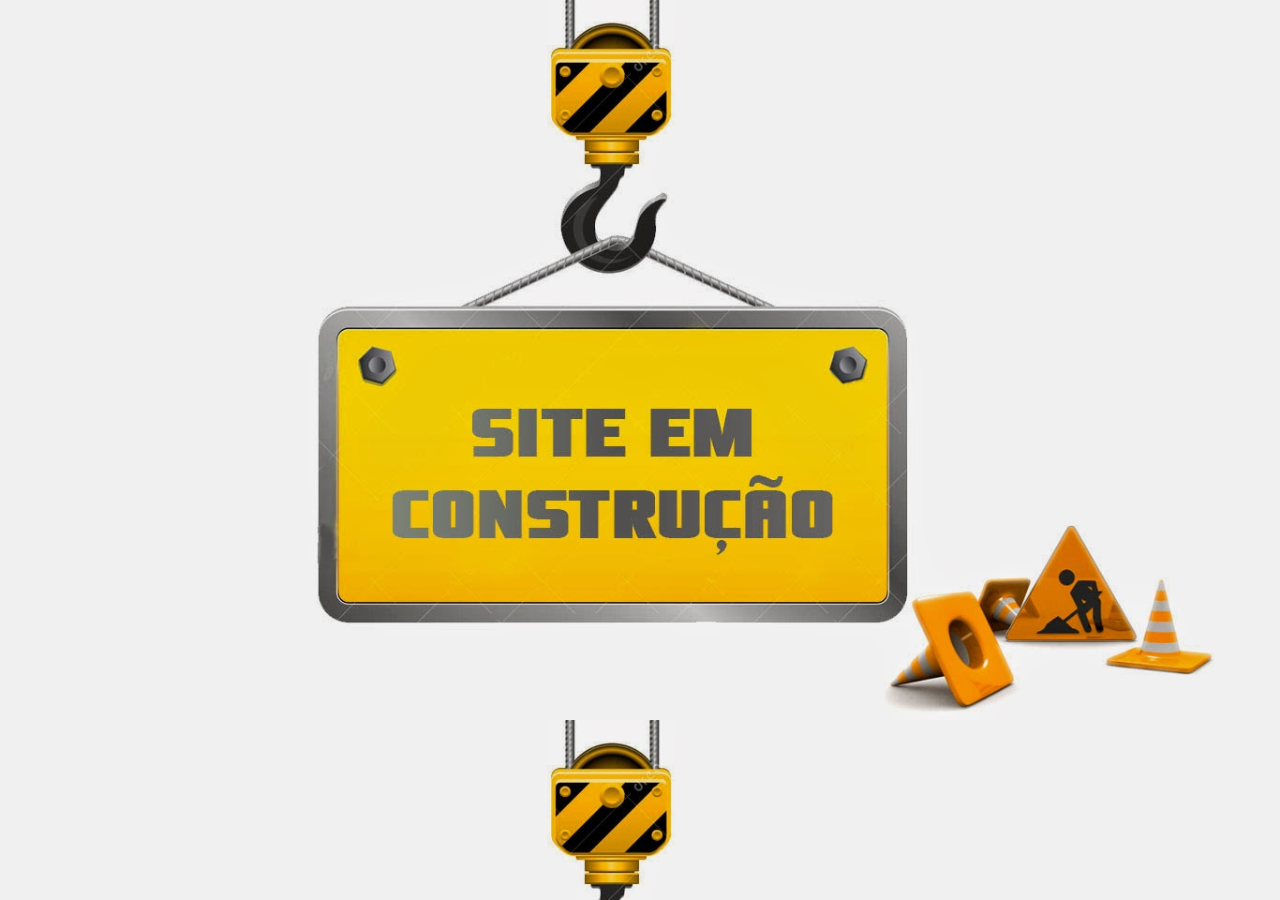
<file: index.html>
<!DOCTYPE html>
<html lang="en">

<head>
    <meta charset="UTF-8">
    <meta http-equiv="X-UA-Compatible" content="IE=edge">
    <meta name="viewport" content="width=device-width, initial-scale=1.0">
    <title>SalaCopa</title>
    <link rel="stylesheet" href="css/style.css">

</head>

<body>

    <div id="container"></div>

</body>

</html>
</file>
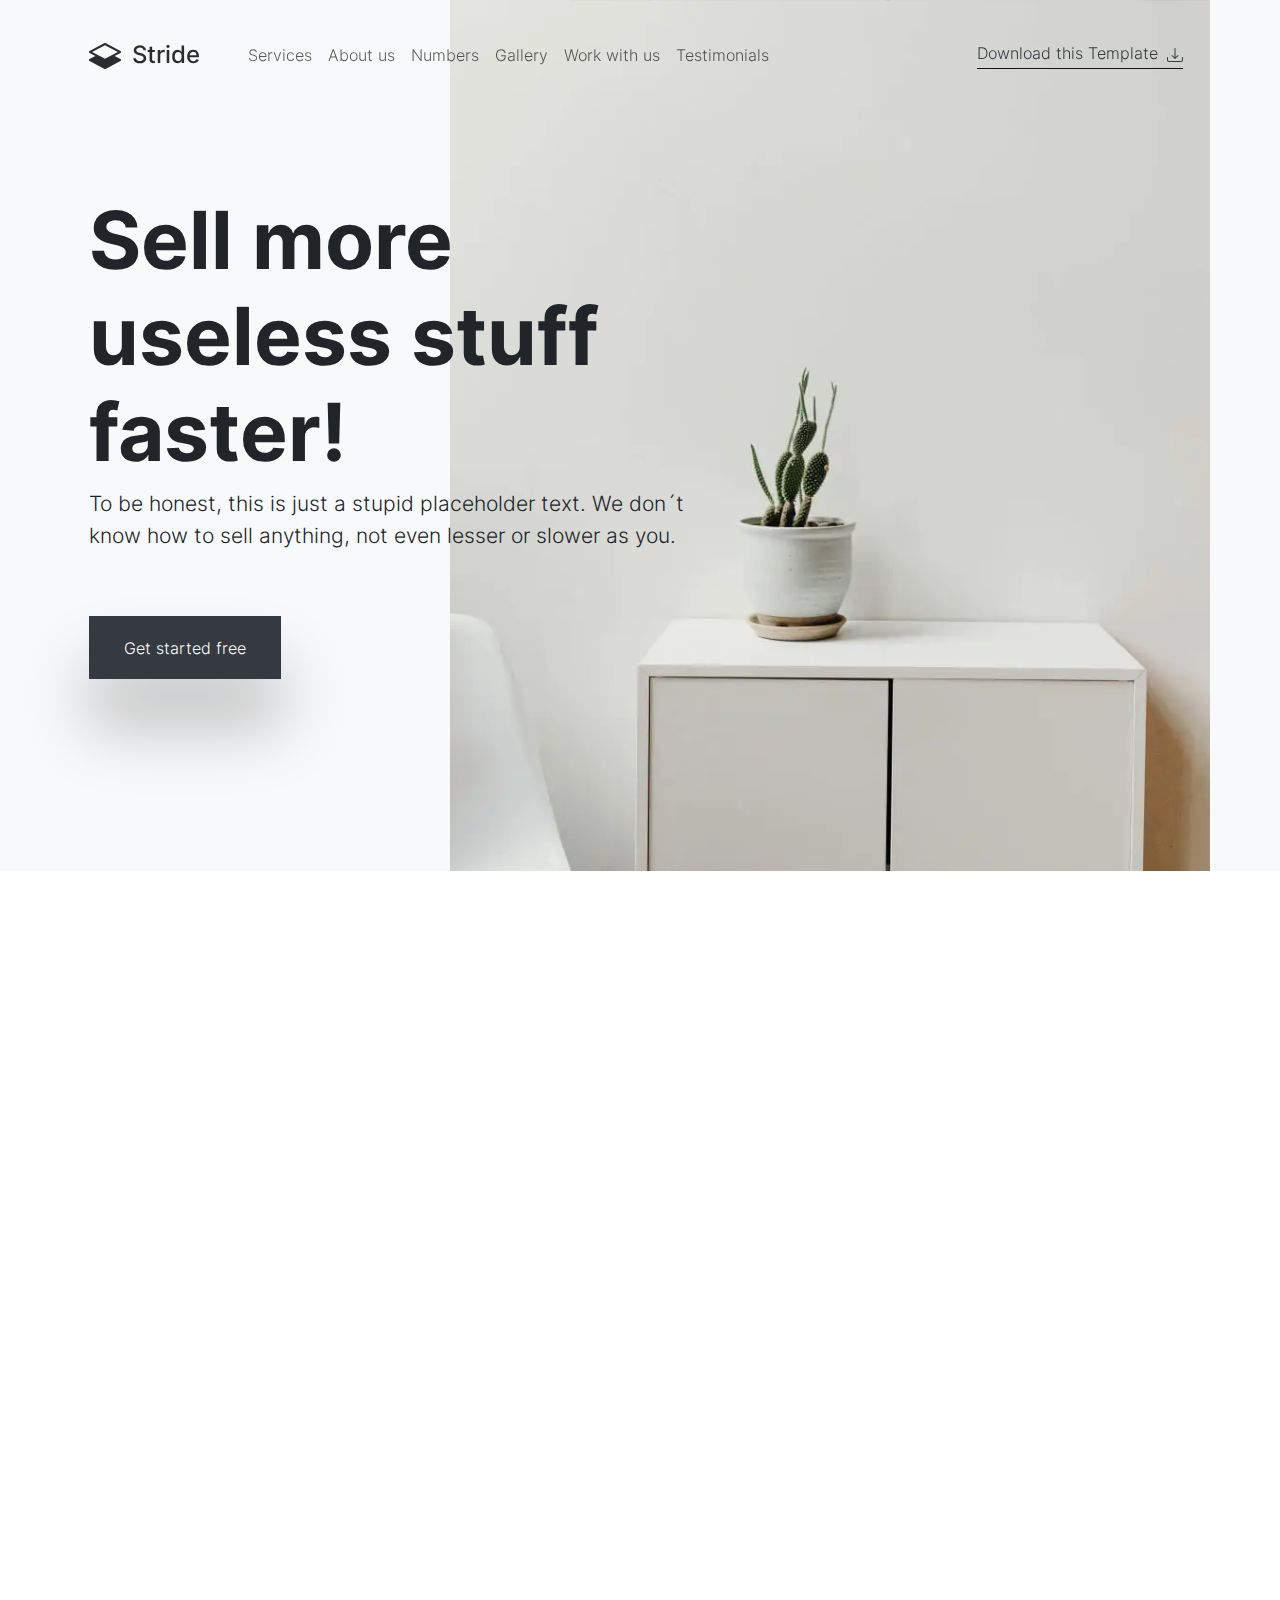
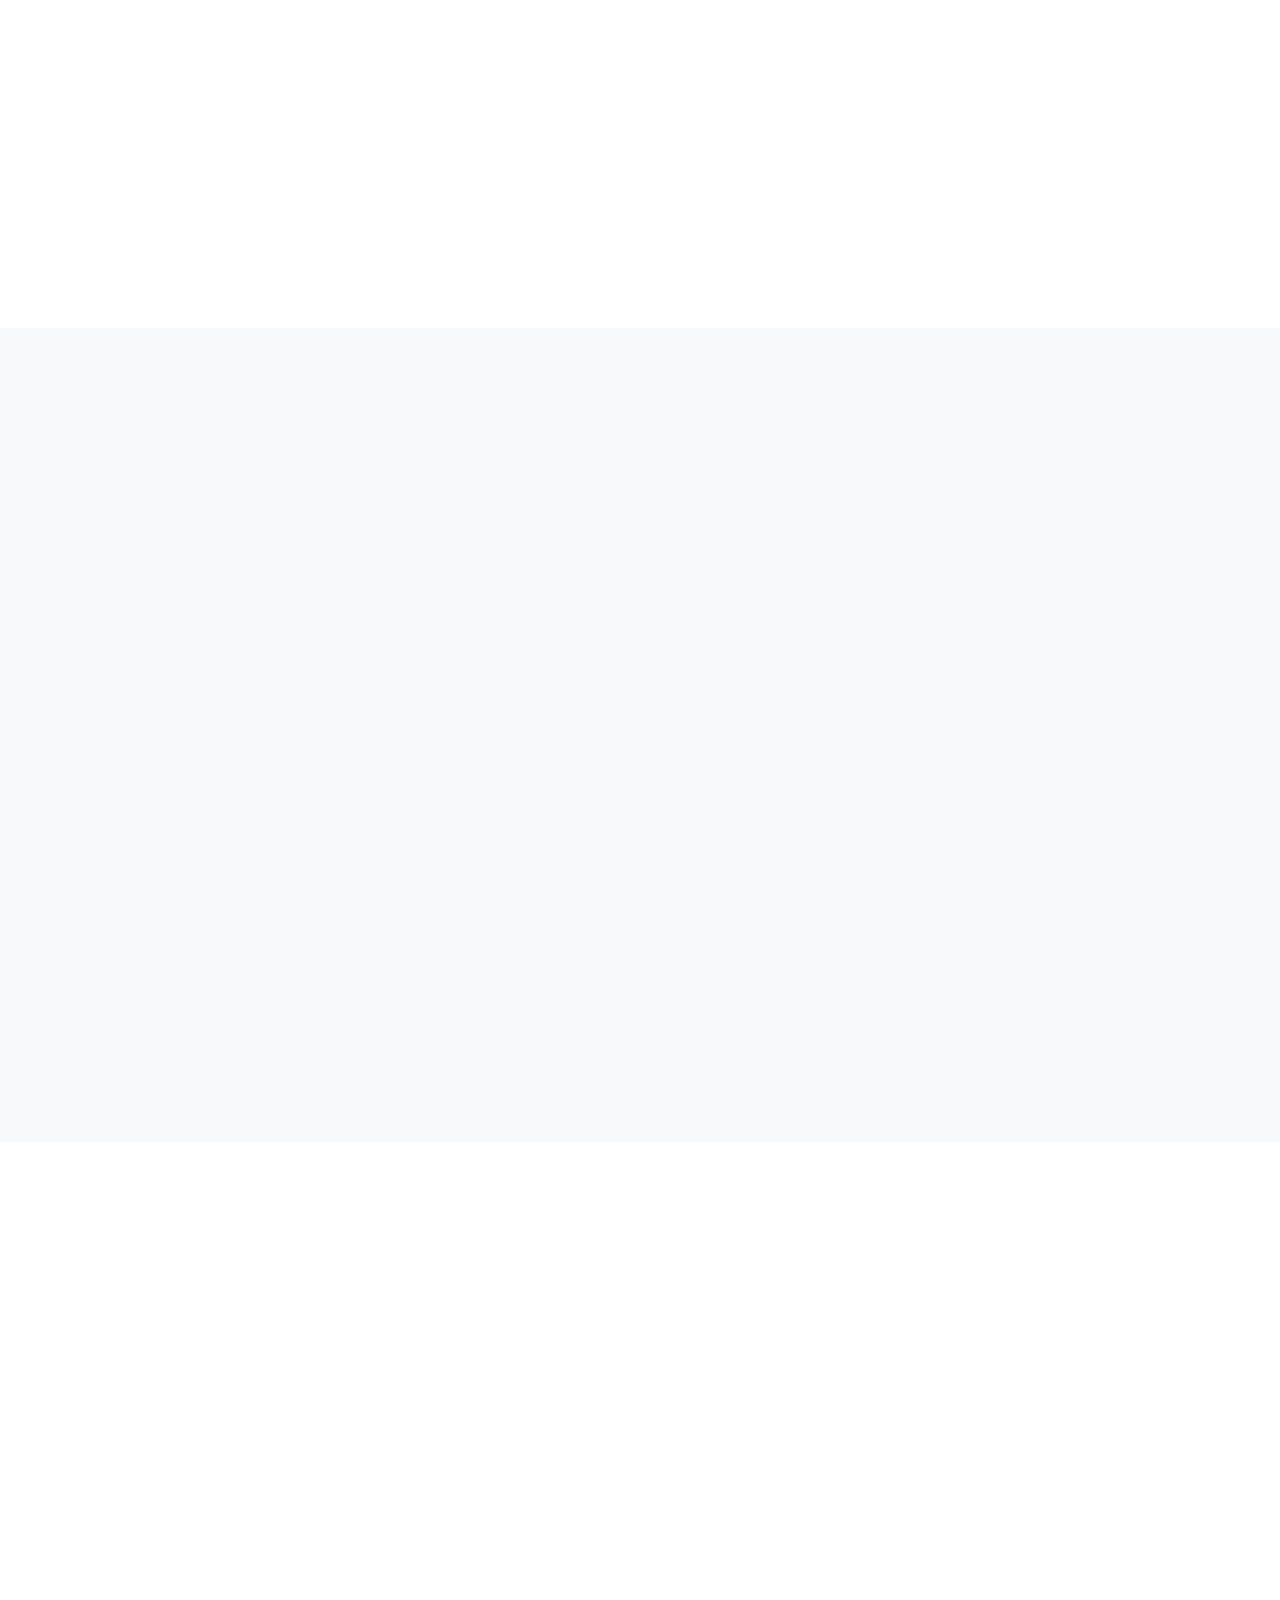
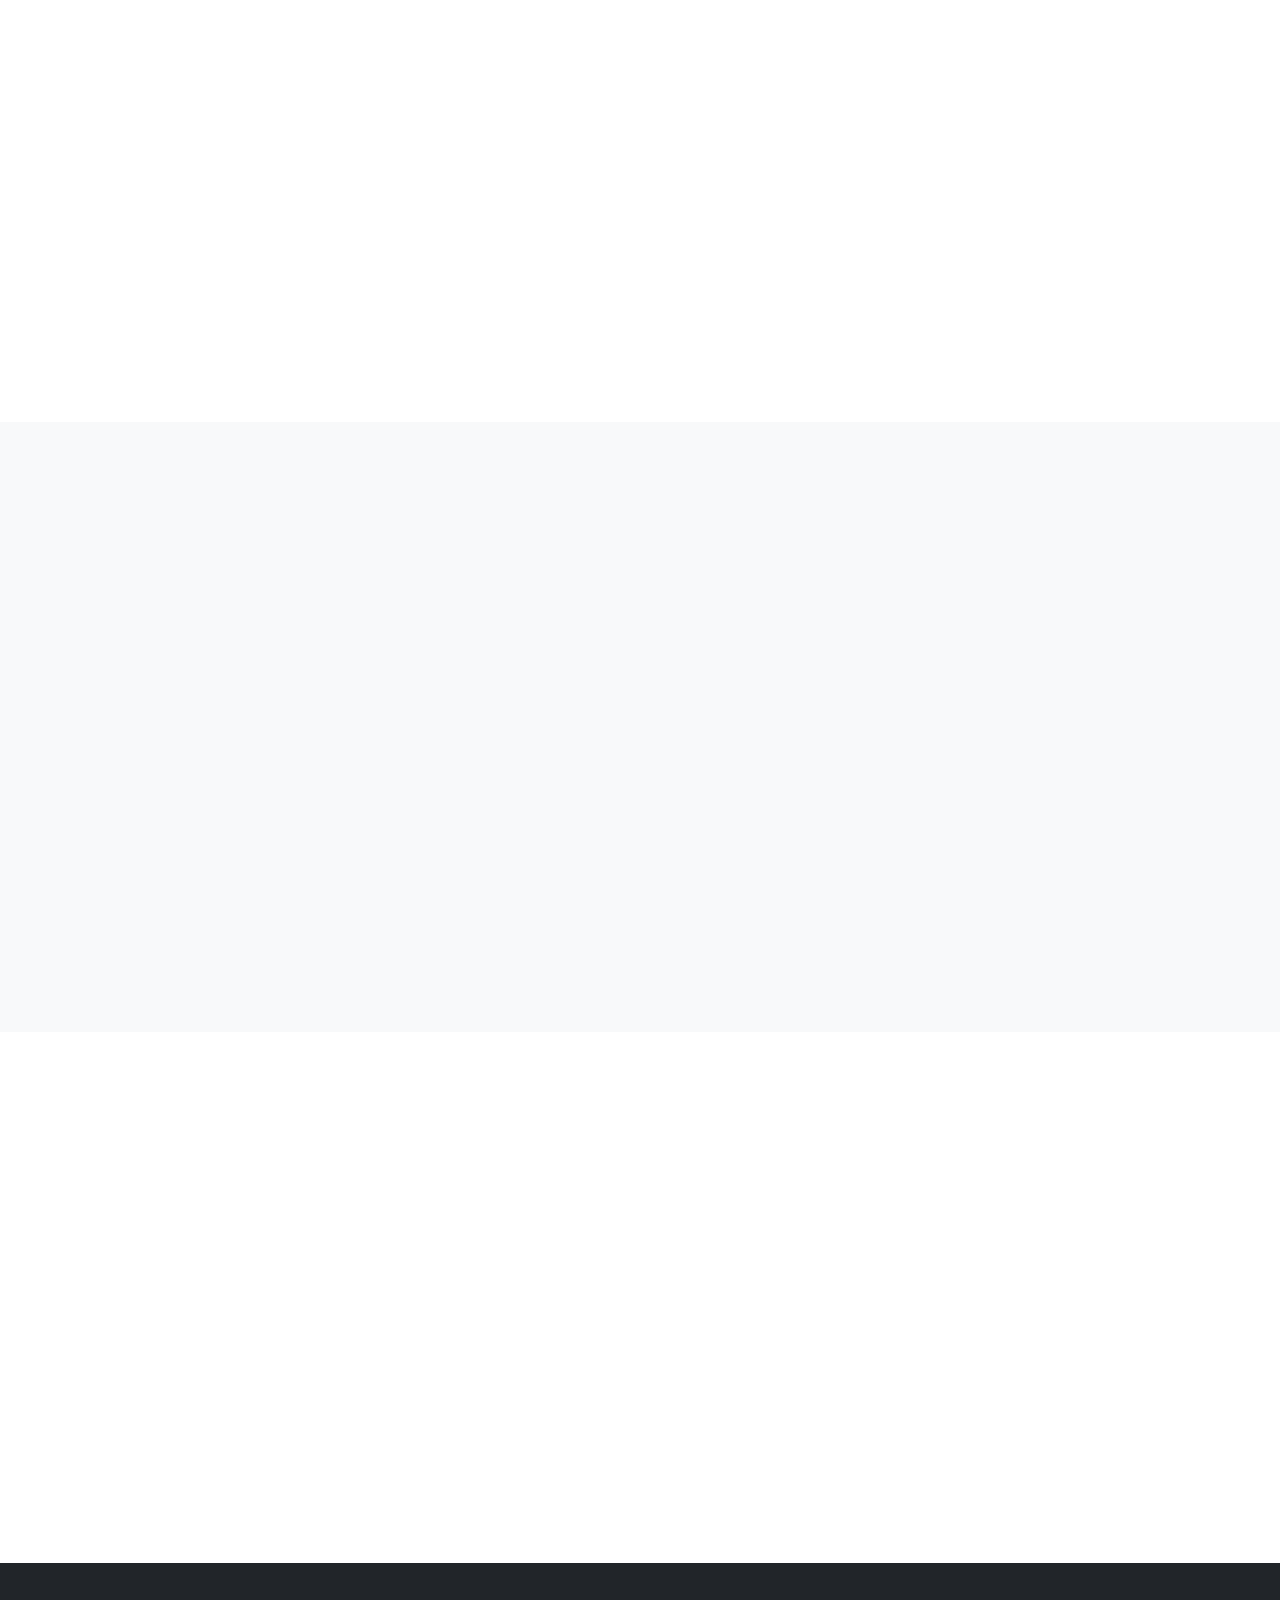
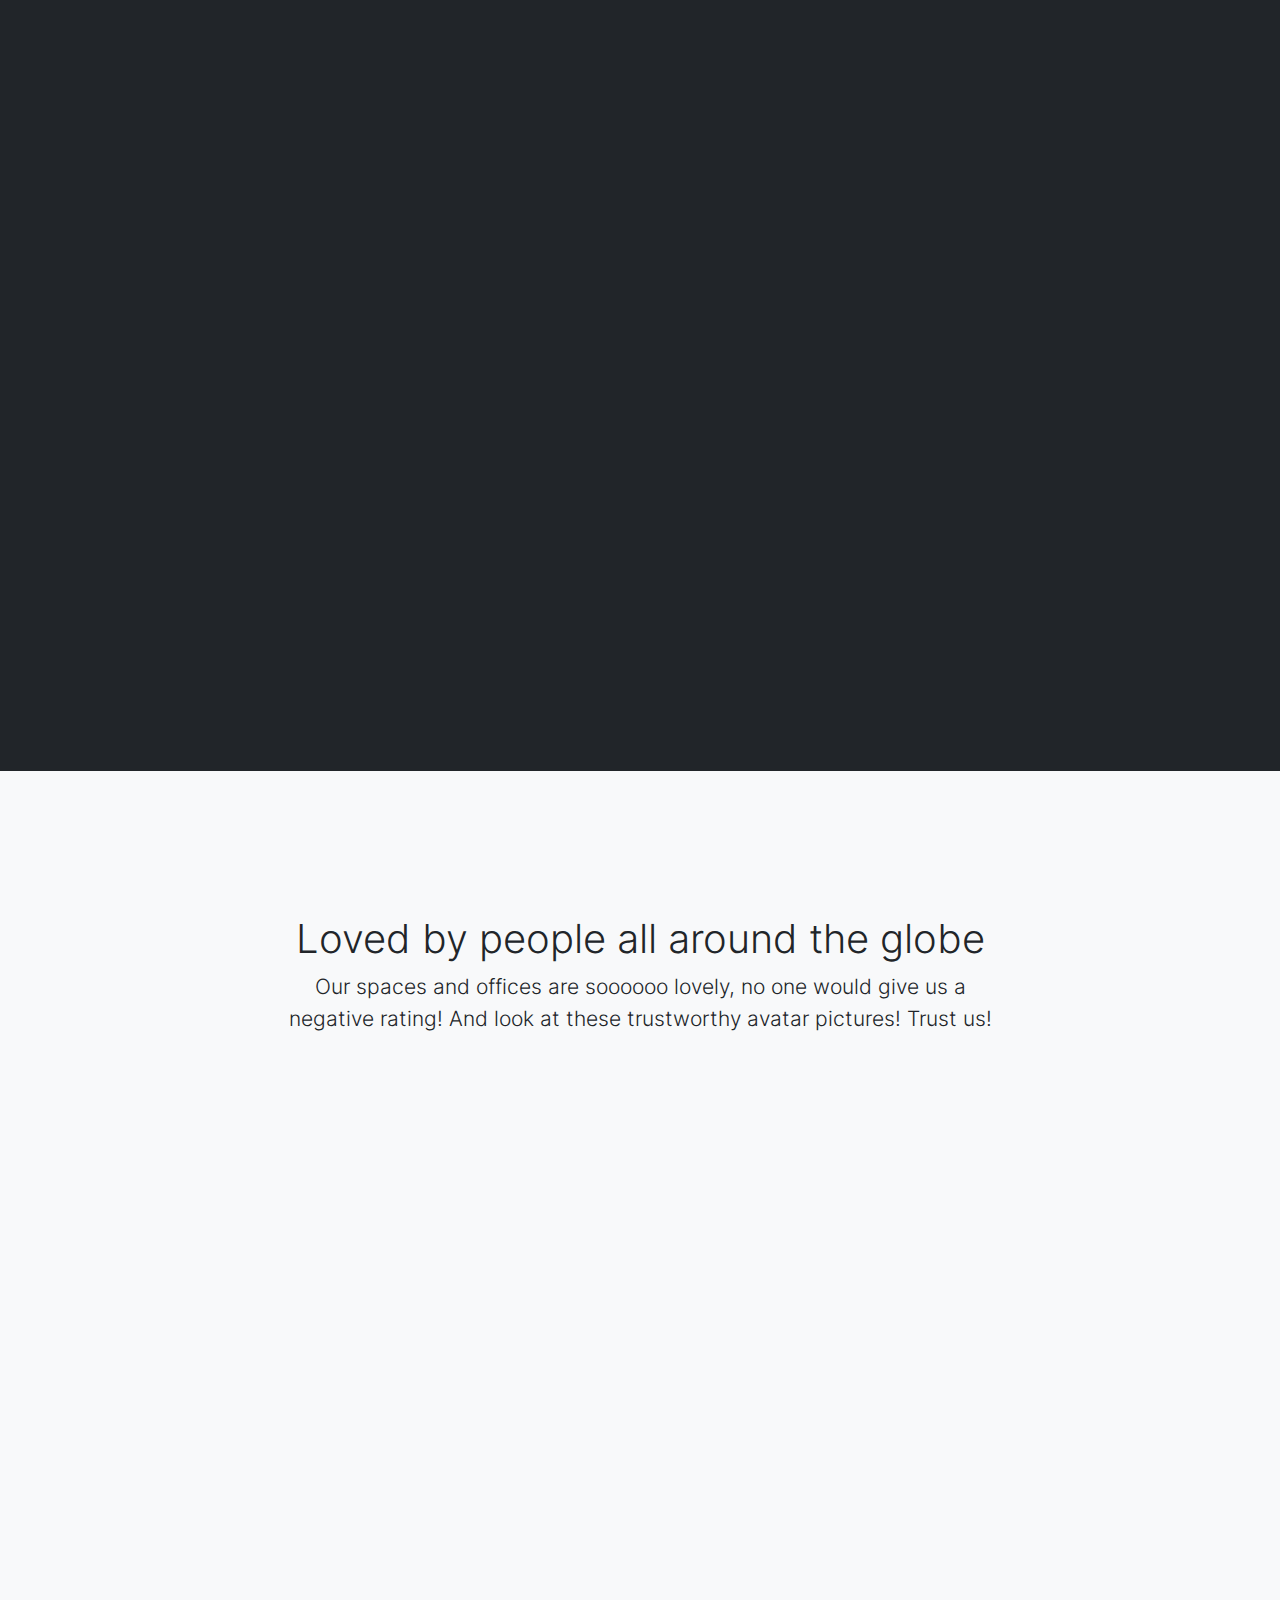
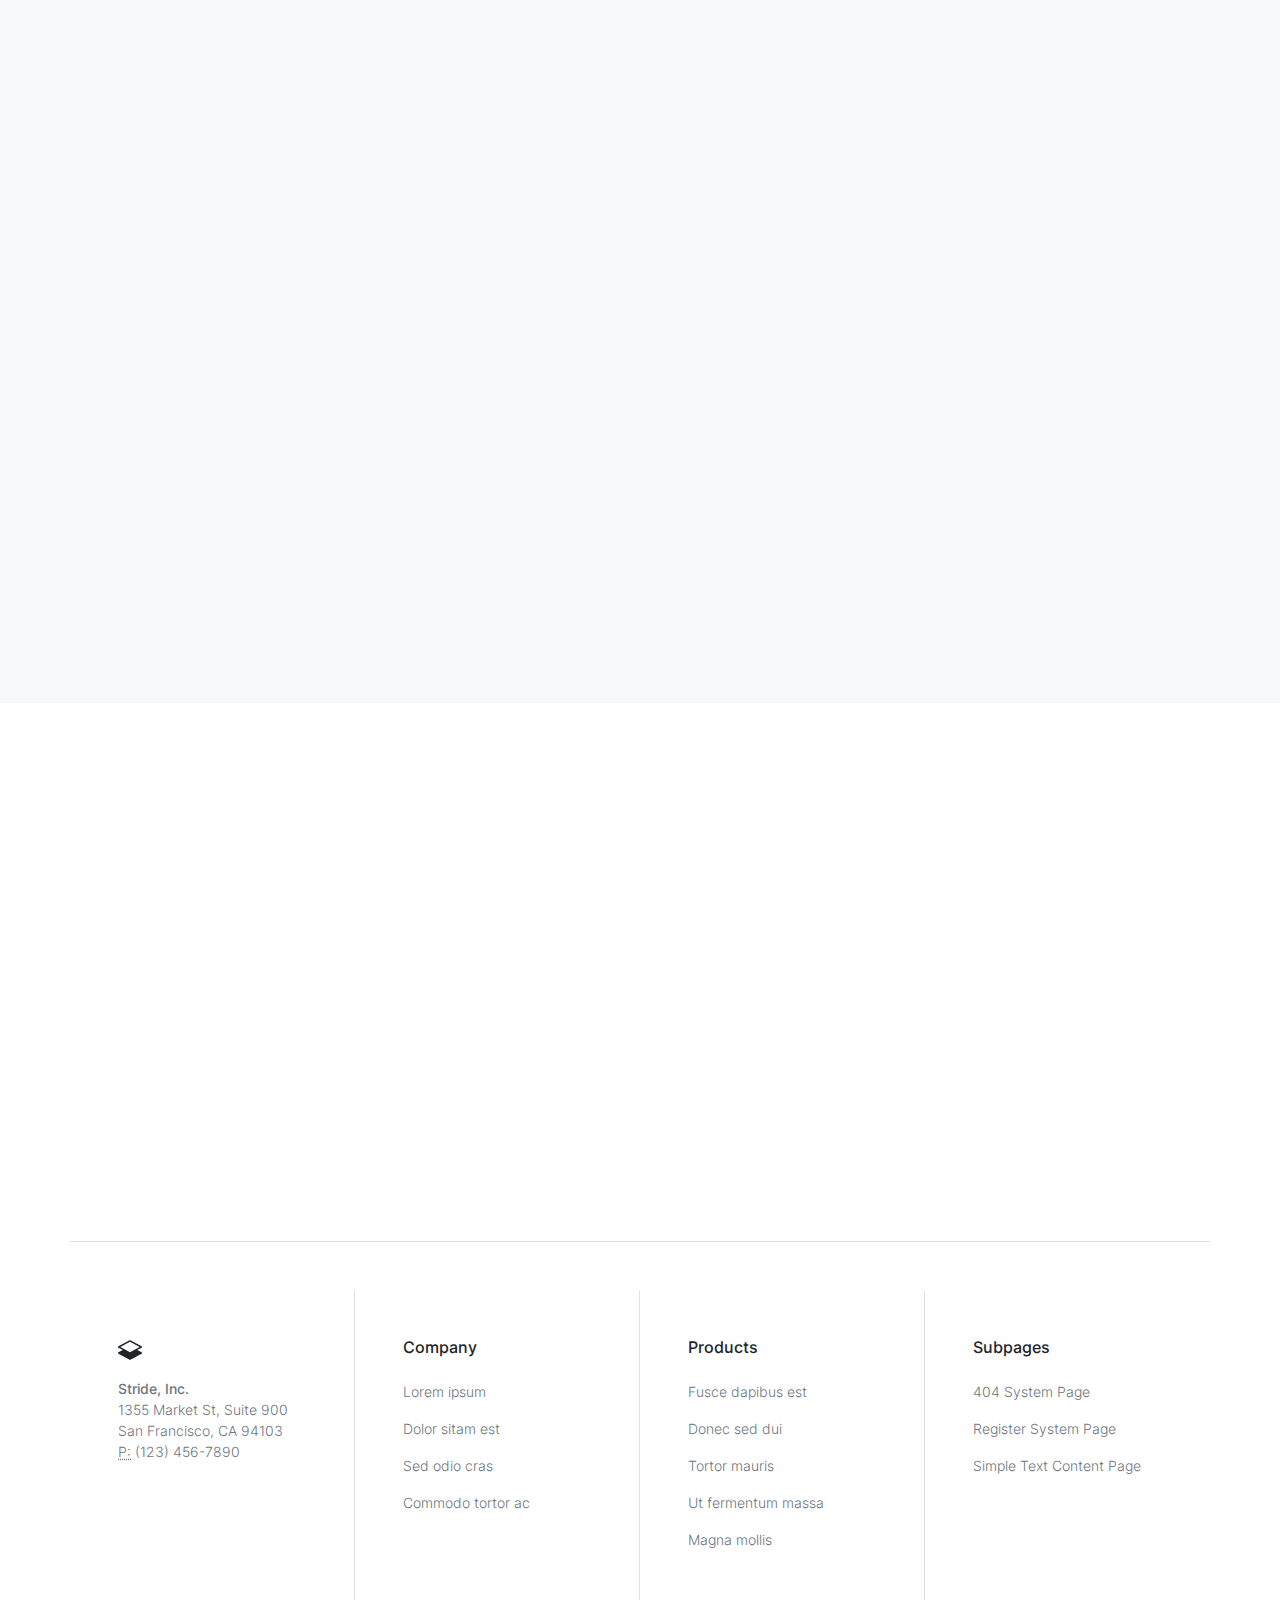
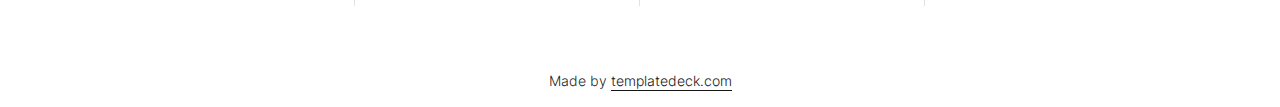
<file: Stride-HTML-Bootstrap-Template-1.1.0/index.html>
<!doctype html>
<html class="h-100" lang="en">

  <head>
      <meta charset="utf-8">
  <meta name="viewport" content="width=device-width,initial-scale=1,shrink-to-fit=no">
  <meta name="description" content="A growing collection of ready to use components for the CSS framework Bootstrap 5">
  <link rel="apple-touch-icon" sizes="180x180" href="img/apple-touch-icon.png">
  <link rel="icon" type="image/png" sizes="32x32" href="img/favicon-32x32.png">
  <link rel="icon" type="image/png" sizes="16x16" href="img/favicon-16x16.png">
  <link rel="icon" type="image/png" sizes="96x96" href="img/favicon.png">
  <meta name="author" content="Holger Koenemann">
  <meta name="generator" content="Eleventy v2.0.0">
  <meta name="HandheldFriendly" content="true">
  <title>Stride HTML Template - Frontpage one</title>
  <link rel="stylesheet" href="css/theme.min.css">

   <style>

/* inter-300 - latin */
@font-face {
  font-family: 'Inter';
  font-style: normal;
  font-weight: 300;
  font-display: swap;
  src: local(''),
       url('./fonts/inter-v12-latin-300.woff2') format('woff2'), /* Chrome 26+, Opera 23+, Firefox 39+ */
       url('./fonts/inter-v12-latin-300.woff') format('woff'); /* Chrome 6+, Firefox 3.6+, IE 9+, Safari 5.1+ */
}

@font-face {
  font-family: 'Inter';
  font-style: normal;
  font-weight: 500;
  font-display: swap;
  src: local(''),
       url('./fonts/inter-v12-latin-500.woff2') format('woff2'), /* Chrome 26+, Opera 23+, Firefox 39+ */
       url('./fonts/inter-v12-latin-500.woff') format('woff'); /* Chrome 6+, Firefox 3.6+, IE 9+, Safari 5.1+ */
}
@font-face {
  font-family: 'Inter';
  font-style: normal;
  font-weight: 700;
  font-display: swap;
  src: local(''),
       url('./fonts/inter-v12-latin-700.woff2') format('woff2'), /* Chrome 26+, Opera 23+, Firefox 39+ */
       url('./fonts/inter-v12-latin-700.woff') format('woff'); /* Chrome 6+, Firefox 3.6+, IE 9+, Safari 5.1+ */
}

</style>

  </head>

  <body data-bs-spy="scroll" data-bs-target="#navScroll">

    <nav id="navScroll" class="navbar navbar-expand-lg navbar-light fixed-top" tabindex="0">
  <div class="container">
    <a class="navbar-brand pe-4 fs-4" href="/">
  <svg xmlns="http://www.w3.org/2000/svg" width="32" height="32" fill="currentColor" class="bi bi-layers-half" viewbox="0 0 16 16">
    <path d="M8.235 1.559a.5.5 0 0 0-.47 0l-7.5 4a.5.5 0 0 0 0 .882L3.188 8 .264 9.559a.5.5 0 0 0 0 .882l7.5 4a.5.5 0 0 0 .47 0l7.5-4a.5.5 0 0 0 0-.882L12.813 8l2.922-1.559a.5.5 0 0 0 0-.882l-7.5-4zM8 9.433 1.562 6 8 2.567 14.438 6 8 9.433z"/>
  </svg>
  <span class="ms-1 fw-bolder">Stride</span>
</a>

    <button class="navbar-toggler" type="button" data-bs-toggle="collapse" data-bs-target="#navbarSupportedContent" aria-controls="navbarSupportedContent" aria-expanded="false" aria-label="Toggle navigation">
      <span class="navbar-toggler-icon"></span>
    </button>
    <div class="collapse navbar-collapse" id="navbarSupportedContent">
      <ul class="navbar-nav me-auto mb-2 mb-lg-0">
      <li class="nav-item">
    <a class="nav-link" href="#services" aria-label="Brings you to the frontpage">
      Services
    </a>
  </li>
  <li class="nav-item">
    <a class="nav-link" href="#aboutus">
      About us
    </a>
  </li>
  <li class="nav-item">
    <a class="nav-link" href="#numbers">
      Numbers
    </a>
  </li>
  <li class="nav-item">
    <a class="nav-link" href="#gallery">
      Gallery
    </a>
  </li>
  <li class="nav-item">
    <a class="nav-link" href="#workwithus">
      Work with us
    </a>
  </li>
  <li class="nav-item">
    <a class="nav-link" href="#testimonials">
      Testimonials
    </a>
  </li>

    </ul>
      <a href="https://templatedeck.com" data-splitbee-event="Click Download" aria-label="Download this template" class="link-dark pb-1 link-fancy me-2">
        Download this Template       <svg xmlns="http://www.w3.org/2000/svg" width="16" height="16" fill="currentColor" class="bi bi-download ms-1" viewBox="0 0 16 16">
                <path d="M.5 9.9a.5.5 0 0 1 .5.5v2.5a1 1 0 0 0 1 1h12a1 1 0 0 0 1-1v-2.5a.5.5 0 0 1 1 0v2.5a2 2 0 0 1-2 2H2a2 2 0 0 1-2-2v-2.5a.5.5 0 0 1 .5-.5z"/>
                <path d="M7.646 11.854a.5.5 0 0 0 .708 0l3-3a.5.5 0 0 0-.708-.708L8.5 10.293V1.5a.5.5 0 0 0-1 0v8.793L5.354 8.146a.5.5 0 1 0-.708.708l3 3z"/>
              </svg>
      </a>

    </div>
</div>
</nav>

    <main>
      <div class="w-100 overflow-hidden bg-gray-100" id="top">
  
<div class="container position-relative">
  <div class="col-12 col-lg-8 mt-0 h-100 position-absolute top-0 end-0 bg-cover" data-aos="fade-left" style="background-image: url(img/webp/interior11.webp);">
    
  </div>
    <div class="row">

<div class="col-lg-7 py-vh-6 position-relative" data-aos="fade-right">
  <h1 class="display-1 fw-bold mt-5">Sell more useless stuff faster!</h1>
  <p class="lead">To be honest, this is just a stupid placeholder text. We don´t know how to sell anything, not even lesser or slower as you.</p>
  <a href="#" class="btn btn-dark btn-xl shadow me-3 rounded-0 my-5">Get started free</a>
</div>



</div>
</div>

</div>

<div class="py-vh-5 w-100 overflow-hidden" id="services">
  <div class="container">
      <div class="row d-flex justify-content-end">
<div class="col-lg-8" data-aos="fade-down"><h2 class="display-6">Okay, there are three really good reasons for us. There are no more than three, but we think three is a reasonable good number of good stuff.</h2></div>
</div>
<div class="row d-flex align-items-center">
<div class="col-md-6 col-lg-4" data-aos="fade-up" data-aos-delay="200">
  <span class="h5 fw-lighter">01.</span>
  <h3 class="py-5 border-top border-dark">We rented this fancy startup office in an old factory building.</h3>
  <p>Lorem, ipsum dolor sit amet consectetur adipisicing elit. Minus culpa, voluptatibus ex itaque, sapiente a consequatur inventore beatae, ipsam debitis omnis consequuntur iste asperiores. Similique quisquam debitis corrupti deserunt, dolor.</p>
  <a href="#" class="link-fancy">Learn more
  </a>
</div>

<div class="col-md-6 col-lg-4 py-vh-4 pb-0" data-aos="fade-up" data-aos-delay="400">
  <span class="h5 fw-lighter">02.</span>
  <h3 class="py-5 border-top border-dark">We don´t know exactly what we are doing. But thats good because we can´t break something intentionally.</h3>
  <p>Lorem, ipsum dolor sit  adipisicing elit. Minus culpa, voluptatibus ex itaque, sapiente a consequatur inventore beatae, ipsam debitis omnis consequuntur iste asperiores. Similique quisquam debitis corrupti deserunt, dolor.</p>
  <a href="#" class="link-fancy">Learn more
  </a>
</div>

<div class="col-md-6 col-lg-4 py-vh-6 pb-0" data-aos="fade-up" data-aos-delay="600">
  <span class="h5 fw-lighter">03.</span>
  <h3 class="py-5 border-top border-dark">There is no real number three reason. So please read again number one and two.</h3>
  <p>Lorem, ipsum dolor sit amet consectetur adipisicing elit. Minus culpa, voluptatibus ex itaque, sapiente a consequatur inventore beatae, ipsam debitis omnis consequuntur iste asperiores. Similique quisquam debitis corrupti deserunt, dolor.</p>
  <a href="#" class="link-fancy">Learn more
  </a>
</div>
</div>

  </div>
</div>

<div class="py-vh-4 bg-gray-100 w-100 overflow-hidden" id="aboutus">
  <div class="container">
      
<div class="row d-flex justify-content-between align-items-center">
  <div class="col-lg-6">
  <div class="row gx-5 d-flex">
    <div class="col-md-11">
      <div class="shadow ratio ratio-16x9 rounded bg-cover bp-center align-self-end" data-aos="fade-right" style="background-image: url(img/webp/people15.webp);--bs-aspect-ratio: 50%;">
      </div>
    </div>
    <div class="col-md-5 offset-md-1">
      <div class="shadow ratio ratio-1x1 rounded bg-cover mt-5 bp-center float-end" data-aos="fade-up" style="background-image: url(img/webp/interior42.webp);">
      </div>
    </div>
    <div class="col-md-6">
      <div class="col-12 shadow ratio rounded bg-cover mt-5 bp-center" data-aos="fade-left" style="background-image: url(img/webp/people4.webp);--bs-aspect-ratio: 150%;">
      </div>
    </div>
  </div>
</div>
<div class="col-lg-4">
  <h3 class="py-5 border-top border-dark" data-aos="fade-left">We did some interesting stuff in our field of work. For example we collect a lot of these free photos and use them on our website.</h3>
  <p data-aos="fade-left" data-aos-delay="200">Donec id elit non mi porta gravida at eget metus. Fusce dapibus, tellus ac cursus commodo, tortor mauris condimentum nibh, ut fermentum massa justo sit amet risus.
  </p>
  <p>
    <a href="#" class="link-fancy link-dark" data-aos="fade-left" data-aos-delay="400">Learn more
    </a>
  </p>
</div>
</div>

  </div>
</div>

<div class="py-vh-5 w-100 overflow-hidden" id="numbers">
  <div class="container">
      <div class="row d-flex justify-content-between align-items-center">
  <div class="col-lg-5">
    <h3 class="py-5 border-top border-dark" data-aos="fade-right">Our magic numbers</h3>
</div>
<div class="col-lg-6">
  <div class="row">
    <div class="col-12">
    <h2 class="display-6 mb-5" data-aos="fade-down">There are some important numbers for us. They are just numbers without any meaning, but we just love them.</h2>
    </div>
    <div class="col-lg-6" data-aos="fade-up">
      <div class="display-1 fw-bold py-4">42%</div>
      <p class="text-black-50">Donec id elit non mi porta gravida at eget metus. Fusce dapibus, tellus ac cursus commodo, tortor mauris condimentum nibh, ut fermentum massa justo sit amet risus. Etiam porta sem malesuada magna mollis euismod. Donec sed odio dui.</p>
    </div>
    <div class="col-lg-6" data-aos="fade-up">
      <div class="display-1 fw-bold py-4">+300</div>
      <p class="text-black-50">Donec id elit non mi porta gravida at eget metus. Fusce dapibus, tellus ac cursus commodo, tortor mauris condimentum nibh, ut fermentum massa justo sit amet risus. Etiam porta sem malesuada magna mollis euismod. Donec sed odio dui.</p>
    </div>
  </div>
</div>
</div>

  </div>
</div>

<div class="position-relative overflow-hidden w-100 bg-light" id="gallery">
  <div class="container-fluid">
  <div class="row overflow-scroll">
    <div class="col-12">
      <div class="row vw-100 px-0 py-vh-5 d-flex align-items-center scrollx">
        <div class="col-md-2" data-aos="fade-up">
            <img src="img/webp/interior37.webp" class="rounded shadow img-fluid" alt="nice gallery image" width="512" height="341">
        </div>

        <div class="col-md-2" data-aos="fade-up" data-aos-delay="200">
            <img src="img/webp/people1.webp" class="img-fluid rounded shadow" alt="nice gallery image" width="1164" height="776">
        </div>

        <div class="col-md-3" data-aos="fade-up" data-aos-delay="400">
            <img src="img/webp/people2.webp" class="img-fluid rounded shadow" alt="nice gallery image" width="844" height="1054">
        </div>

        <div class="col-md-3" data-aos="fade-up" data-aos-delay="600">
            <img src="img/webp/interior29.webp" class="img-fluid rounded shadow" alt="nice gallery image" width="844" height="562">
        </div>

        <div class="col-md-2" data-aos="fade-up" data-aos-delay="800">
            <img src="img/webp/people23.webp" class="rounded shadow img-fluid" alt="nice gallery image" width="512" height="341">
        </div>
      </div>
    </div>
   </div>
 </div>

</div>

<div class="container py-vh-4 w-100 overflow-hidden">
  <div class="row d-flex justify-content-center align-items-center">
    <div class="col-lg-5">
  <h3 class="py-5 border-top border-dark" data-aos="fade-right">What our clients say</h3>
</div>
<div class="col-md-7" data-aos="fade-left">
  <blockquote>
    <div class="fs-4 my-3 fw-light pt-4 border-bottom pb-3">“I´am the CEO of this company. So maybe you think "he will tell us something super awesome about it only". But no. Its a really strange place to work with creepy people all around.
      They do some computer stuff I don´t understand. But I wear expensive Glasses and a Patagonia Hoodie. So I´am fine with it.”</div>
    <img src="img/webp/person11.webp" width="64" height="64" class="img-fluid rounded-circle me-3" alt="" data-aos="fade">
    <span><span class="fw-bold">John Doe,</span>
      CEO of Stride Ltd.</span>
  </blockquote>
</div>

  </div>
</div>

<div class="py-vh-6 bg-gray-900 text-light w-100 overflow-hidden" id="workwithus">
  <div class="container">
    <div class="row d-flex justify-content-center">
      <div class="row d-flex justify-content-center text-center">
  <div class="col-lg-8 text-center" data-aos="fade">
        <p class="text-secondary lead">Let´s start a project together!</p>
    <h2 class="display-6 mb-5">Hell no! This button is linked to a none working contact form. A none working form without any user feedback. So you might think you done something wrong. But in reality we just don´t want to start anything with you or anyone else.</h2>
  </div>
  <div class="col-12">
    <a href="#" class="btn btn-warning btn-xl shadow me-3 mt-4" data-aos="fade-down">Get in contact</a>
  </div>
</div>

    </div>
  </div>
</div>

<div class="bg-light w-100 overflow-hidden" id="testimonials">
  <div class="container py-vh-6">
    <div class="row d-flex justify-content-center">
      <div class="col-12 col-lg-10 col-xl-8 text-center">
  <h2 class="display-6">Loved by people all around the globe</h2>
  <p class="lead">Our spaces and offices are soooooo lovely, no one would give us a negative rating! And look at these trustworthy avatar pictures! Trust us!</p>
</div>
<div class="col-12 mt-4">
  <div class="row row-cols-1 row-cols-md-2 g-5 d-flex align-items-center">

    <div class="col-12 col-lg-6 col-xl-4" data-aos="fade-right">
      <div class="card p-4 mt-3 border-0">
        <div class="card-body">
          <div class="text-dark py-2 fs-3"><svg xmlns="http://www.w3.org/2000/svg" width="16" height="16" fill="currentColor" class="bi bi-star-fill" viewBox="0 0 16 16">
  <path d="M3.612 15.443c-.386.198-.824-.149-.746-.592l.83-4.73L.173 6.765c-.329-.314-.158-.888.283-.95l4.898-.696L7.538.792c.197-.39.73-.39.927 0l2.184 4.327 4.898.696c.441.062.612.636.282.95l-3.522 3.356.83 4.73c.078.443-.36.79-.746.592L8 13.187l-4.389 2.256z"/>
</svg>

<svg xmlns="http://www.w3.org/2000/svg" width="16" height="16" fill="currentColor" class="bi bi-star-fill" viewBox="0 0 16 16">
  <path d="M3.612 15.443c-.386.198-.824-.149-.746-.592l.83-4.73L.173 6.765c-.329-.314-.158-.888.283-.95l4.898-.696L7.538.792c.197-.39.73-.39.927 0l2.184 4.327 4.898.696c.441.062.612.636.282.95l-3.522 3.356.83 4.73c.078.443-.36.79-.746.592L8 13.187l-4.389 2.256z"/>
</svg>

<svg xmlns="http://www.w3.org/2000/svg" width="16" height="16" fill="currentColor" class="bi bi-star-fill" viewBox="0 0 16 16">
  <path d="M3.612 15.443c-.386.198-.824-.149-.746-.592l.83-4.73L.173 6.765c-.329-.314-.158-.888.283-.95l4.898-.696L7.538.792c.197-.39.73-.39.927 0l2.184 4.327 4.898.696c.441.062.612.636.282.95l-3.522 3.356.83 4.73c.078.443-.36.79-.746.592L8 13.187l-4.389 2.256z"/>
</svg>

<svg xmlns="http://www.w3.org/2000/svg" width="16" height="16" fill="currentColor" class="bi bi-star-fill" viewBox="0 0 16 16">
  <path d="M3.612 15.443c-.386.198-.824-.149-.746-.592l.83-4.73L.173 6.765c-.329-.314-.158-.888.283-.95l4.898-.696L7.538.792c.197-.39.73-.39.927 0l2.184 4.327 4.898.696c.441.062.612.636.282.95l-3.522 3.356.83 4.73c.078.443-.36.79-.746.592L8 13.187l-4.389 2.256z"/>
</svg>

<svg xmlns="http://www.w3.org/2000/svg" width="16" height="16" fill="currentColor" class="bi bi-star-half" viewBox="0 0 16 16">
  <path d="M5.354 5.119 7.538.792A.516.516 0 0 1 8 .5c.183 0 .366.097.465.292l2.184 4.327 4.898.696A.537.537 0 0 1 16 6.32a.548.548 0 0 1-.17.445l-3.523 3.356.83 4.73c.078.443-.36.79-.746.592L8 13.187l-4.389 2.256a.52.52 0 0 1-.146.05c-.342.06-.668-.254-.6-.642l.83-4.73L.173 6.765a.55.55 0 0 1-.172-.403.58.58 0 0 1 .085-.302.513.513 0 0 1 .37-.245l4.898-.696zM8 12.027a.5.5 0 0 1 .232.056l3.686 1.894-.694-3.957a.565.565 0 0 1 .162-.505l2.907-2.77-4.052-.576a.525.525 0 0 1-.393-.288L8.001 2.223 8 2.226v9.8z"/>
</svg>
</div>
          <blockquote class="blockquote">
            <p>"That service is really really good. And I don´t say that because they pay me a lot of money. I say that because they don´t pay me more money anymore if I don´t say it..."</p>
          </blockquote>
          <div class="d-flex justify-content-between border-top pt-3">
            <div>
              <span class="h6 fw-5">Jane Doemunsky</span><br>
              <small class="text-muted">COO, The Boo Corp.</small>
            </div>
            <img src="img/webp/person9.webp" width="48" height="48" class="rounded-circle" alt="" data-aos="fade">
          </div>
        </div>
      </div>
    </div>

    <div class="col-12 col-lg-6 col-xl-4">
      <div class="card p-4 shadow mt-3 border-0" data-aos="fade-down">
        <div class="card-body">
          <div class="text-dark py-2 fs-3"><svg xmlns="http://www.w3.org/2000/svg" width="16" height="16" fill="currentColor" class="bi bi-star-fill" viewBox="0 0 16 16">
  <path d="M3.612 15.443c-.386.198-.824-.149-.746-.592l.83-4.73L.173 6.765c-.329-.314-.158-.888.283-.95l4.898-.696L7.538.792c.197-.39.73-.39.927 0l2.184 4.327 4.898.696c.441.062.612.636.282.95l-3.522 3.356.83 4.73c.078.443-.36.79-.746.592L8 13.187l-4.389 2.256z"/>
</svg>

<svg xmlns="http://www.w3.org/2000/svg" width="16" height="16" fill="currentColor" class="bi bi-star-fill" viewBox="0 0 16 16">
  <path d="M3.612 15.443c-.386.198-.824-.149-.746-.592l.83-4.73L.173 6.765c-.329-.314-.158-.888.283-.95l4.898-.696L7.538.792c.197-.39.73-.39.927 0l2.184 4.327 4.898.696c.441.062.612.636.282.95l-3.522 3.356.83 4.73c.078.443-.36.79-.746.592L8 13.187l-4.389 2.256z"/>
</svg>

<svg xmlns="http://www.w3.org/2000/svg" width="16" height="16" fill="currentColor" class="bi bi-star-fill" viewBox="0 0 16 16">
  <path d="M3.612 15.443c-.386.198-.824-.149-.746-.592l.83-4.73L.173 6.765c-.329-.314-.158-.888.283-.95l4.898-.696L7.538.792c.197-.39.73-.39.927 0l2.184 4.327 4.898.696c.441.062.612.636.282.95l-3.522 3.356.83 4.73c.078.443-.36.79-.746.592L8 13.187l-4.389 2.256z"/>
</svg>

<svg xmlns="http://www.w3.org/2000/svg" width="16" height="16" fill="currentColor" class="bi bi-star-fill" viewBox="0 0 16 16">
  <path d="M3.612 15.443c-.386.198-.824-.149-.746-.592l.83-4.73L.173 6.765c-.329-.314-.158-.888.283-.95l4.898-.696L7.538.792c.197-.39.73-.39.927 0l2.184 4.327 4.898.696c.441.062.612.636.282.95l-3.522 3.356.83 4.73c.078.443-.36.79-.746.592L8 13.187l-4.389 2.256z"/>
</svg>

<svg xmlns="http://www.w3.org/2000/svg" width="16" height="16" fill="currentColor" class="bi bi-star" viewBox="0 0 16 16">
  <path d="M2.866 14.85c-.078.444.36.791.746.593l4.39-2.256 4.389 2.256c.386.198.824-.149.746-.592l-.83-4.73 3.522-3.356c.33-.314.16-.888-.282-.95l-4.898-.696L8.465.792a.513.513 0 0 0-.927 0L5.354 5.12l-4.898.696c-.441.062-.612.636-.283.95l3.523 3.356-.83 4.73zm4.905-2.767-3.686 1.894.694-3.957a.565.565 0 0 0-.163-.505L1.71 6.745l4.052-.576a.525.525 0 0 0 .393-.288L8 2.223l1.847 3.658a.525.525 0 0 0 .393.288l4.052.575-2.906 2.77a.565.565 0 0 0-.163.506l.694 3.957-3.686-1.894a.503.503 0 0 0-.461 0z"/>
</svg>
</div>
          <blockquote class="blockquote">
            <p>"I really don´t get what they do. Something with Crypto, NFT´s, SaaS and Cyber Security. Maybe an App for Kids...? But they have this nice website...so who cares what they do as long as they are good at it."</p>
          </blockquote>
          <div class="d-flex justify-content-between border-top pt-3">
            <p class="card-text">
              <span class="h6 fw-5">Jenny Matrix</span><br>
              <small class="text-muted">Daughter of Col. John Matrix, Commando.</small>
            </p>
            <img src="img/webp/person3.webp" width="48" height="48" class="rounded-circle" alt="" data-aos="fade">
          </div>
        </div>
      </div>
    </div>

    <div class="col-12 col-lg-6 col-xl-4">
      <div class="card p-4 mt-3 border-0" data-aos="fade-left">
        <div class="card-body">
          <div class="text-dark py-2 fs-3"><svg xmlns="http://www.w3.org/2000/svg" width="16" height="16" fill="currentColor" class="bi bi-star-fill" viewBox="0 0 16 16">
  <path d="M3.612 15.443c-.386.198-.824-.149-.746-.592l.83-4.73L.173 6.765c-.329-.314-.158-.888.283-.95l4.898-.696L7.538.792c.197-.39.73-.39.927 0l2.184 4.327 4.898.696c.441.062.612.636.282.95l-3.522 3.356.83 4.73c.078.443-.36.79-.746.592L8 13.187l-4.389 2.256z"/>
</svg>

<svg xmlns="http://www.w3.org/2000/svg" width="16" height="16" fill="currentColor" class="bi bi-star-fill" viewBox="0 0 16 16">
  <path d="M3.612 15.443c-.386.198-.824-.149-.746-.592l.83-4.73L.173 6.765c-.329-.314-.158-.888.283-.95l4.898-.696L7.538.792c.197-.39.73-.39.927 0l2.184 4.327 4.898.696c.441.062.612.636.282.95l-3.522 3.356.83 4.73c.078.443-.36.79-.746.592L8 13.187l-4.389 2.256z"/>
</svg>

<svg xmlns="http://www.w3.org/2000/svg" width="16" height="16" fill="currentColor" class="bi bi-star" viewBox="0 0 16 16">
  <path d="M2.866 14.85c-.078.444.36.791.746.593l4.39-2.256 4.389 2.256c.386.198.824-.149.746-.592l-.83-4.73 3.522-3.356c.33-.314.16-.888-.282-.95l-4.898-.696L8.465.792a.513.513 0 0 0-.927 0L5.354 5.12l-4.898.696c-.441.062-.612.636-.283.95l3.523 3.356-.83 4.73zm4.905-2.767-3.686 1.894.694-3.957a.565.565 0 0 0-.163-.505L1.71 6.745l4.052-.576a.525.525 0 0 0 .393-.288L8 2.223l1.847 3.658a.525.525 0 0 0 .393.288l4.052.575-2.906 2.77a.565.565 0 0 0-.163.506l.694 3.957-3.686-1.894a.503.503 0 0 0-.461 0z"/>
</svg>
<svg xmlns="http://www.w3.org/2000/svg" width="16" height="16" fill="currentColor" class="bi bi-star" viewBox="0 0 16 16">
  <path d="M2.866 14.85c-.078.444.36.791.746.593l4.39-2.256 4.389 2.256c.386.198.824-.149.746-.592l-.83-4.73 3.522-3.356c.33-.314.16-.888-.282-.95l-4.898-.696L8.465.792a.513.513 0 0 0-.927 0L5.354 5.12l-4.898.696c-.441.062-.612.636-.283.95l3.523 3.356-.83 4.73zm4.905-2.767-3.686 1.894.694-3.957a.565.565 0 0 0-.163-.505L1.71 6.745l4.052-.576a.525.525 0 0 0 .393-.288L8 2.223l1.847 3.658a.525.525 0 0 0 .393.288l4.052.575-2.906 2.77a.565.565 0 0 0-.163.506l.694 3.957-3.686-1.894a.503.503 0 0 0-.461 0z"/>
</svg>
<svg xmlns="http://www.w3.org/2000/svg" width="16" height="16" fill="currentColor" class="bi bi-star" viewBox="0 0 16 16">
  <path d="M2.866 14.85c-.078.444.36.791.746.593l4.39-2.256 4.389 2.256c.386.198.824-.149.746-.592l-.83-4.73 3.522-3.356c.33-.314.16-.888-.282-.95l-4.898-.696L8.465.792a.513.513 0 0 0-.927 0L5.354 5.12l-4.898.696c-.441.062-.612.636-.283.95l3.523 3.356-.83 4.73zm4.905-2.767-3.686 1.894.694-3.957a.565.565 0 0 0-.163-.505L1.71 6.745l4.052-.576a.525.525 0 0 0 .393-.288L8 2.223l1.847 3.658a.525.525 0 0 0 .393.288l4.052.575-2.906 2.77a.565.565 0 0 0-.163.506l.694 3.957-3.686-1.894a.503.503 0 0 0-.461 0z"/>
</svg>
</div>
          <blockquote class="blockquote">
            <p>"I don´t know if they are good at what they do. But they have nice coffee and a shiny brand new startup office with bikes on the wall and all that stuff."</p>
          </blockquote>
          <div class="d-flex justify-content-between border-top pt-3">
            <p class="card-text">
              <span class="h6 fw-5">Rustin Cohle</span><br>
              <small class="text-muted">Detective, Somewhere in the swamps</small>
            </p>
            <img src="img/webp/person8.webp" width="48" height="48" class="rounded-circle" alt="" data-aos="fade">
          </div>
        </div>
      </div>
    </div>

    <div class="col-12 col-lg-6 col-xl-4">
      <div class="card p-4 mt-3 border-0" data-aos="fade-right">
        <div class="card-body">
          <div class="text-dark py-2 fs-3"><svg xmlns="http://www.w3.org/2000/svg" width="16" height="16" fill="currentColor" class="bi bi-star-fill" viewBox="0 0 16 16">
  <path d="M3.612 15.443c-.386.198-.824-.149-.746-.592l.83-4.73L.173 6.765c-.329-.314-.158-.888.283-.95l4.898-.696L7.538.792c.197-.39.73-.39.927 0l2.184 4.327 4.898.696c.441.062.612.636.282.95l-3.522 3.356.83 4.73c.078.443-.36.79-.746.592L8 13.187l-4.389 2.256z"/>
</svg>

<svg xmlns="http://www.w3.org/2000/svg" width="16" height="16" fill="currentColor" class="bi bi-star-fill" viewBox="0 0 16 16">
  <path d="M3.612 15.443c-.386.198-.824-.149-.746-.592l.83-4.73L.173 6.765c-.329-.314-.158-.888.283-.95l4.898-.696L7.538.792c.197-.39.73-.39.927 0l2.184 4.327 4.898.696c.441.062.612.636.282.95l-3.522 3.356.83 4.73c.078.443-.36.79-.746.592L8 13.187l-4.389 2.256z"/>
</svg>

<svg xmlns="http://www.w3.org/2000/svg" width="16" height="16" fill="currentColor" class="bi bi-star-fill" viewBox="0 0 16 16">
  <path d="M3.612 15.443c-.386.198-.824-.149-.746-.592l.83-4.73L.173 6.765c-.329-.314-.158-.888.283-.95l4.898-.696L7.538.792c.197-.39.73-.39.927 0l2.184 4.327 4.898.696c.441.062.612.636.282.95l-3.522 3.356.83 4.73c.078.443-.36.79-.746.592L8 13.187l-4.389 2.256z"/>
</svg>

<svg xmlns="http://www.w3.org/2000/svg" width="16" height="16" fill="currentColor" class="bi bi-star-half" viewBox="0 0 16 16">
  <path d="M5.354 5.119 7.538.792A.516.516 0 0 1 8 .5c.183 0 .366.097.465.292l2.184 4.327 4.898.696A.537.537 0 0 1 16 6.32a.548.548 0 0 1-.17.445l-3.523 3.356.83 4.73c.078.443-.36.79-.746.592L8 13.187l-4.389 2.256a.52.52 0 0 1-.146.05c-.342.06-.668-.254-.6-.642l.83-4.73L.173 6.765a.55.55 0 0 1-.172-.403.58.58 0 0 1 .085-.302.513.513 0 0 1 .37-.245l4.898-.696zM8 12.027a.5.5 0 0 1 .232.056l3.686 1.894-.694-3.957a.565.565 0 0 1 .162-.505l2.907-2.77-4.052-.576a.525.525 0 0 1-.393-.288L8.001 2.223 8 2.226v9.8z"/>
</svg>
<svg xmlns="http://www.w3.org/2000/svg" width="16" height="16" fill="currentColor" class="bi bi-star" viewBox="0 0 16 16">
  <path d="M2.866 14.85c-.078.444.36.791.746.593l4.39-2.256 4.389 2.256c.386.198.824-.149.746-.592l-.83-4.73 3.522-3.356c.33-.314.16-.888-.282-.95l-4.898-.696L8.465.792a.513.513 0 0 0-.927 0L5.354 5.12l-4.898.696c-.441.062-.612.636-.283.95l3.523 3.356-.83 4.73zm4.905-2.767-3.686 1.894.694-3.957a.565.565 0 0 0-.163-.505L1.71 6.745l4.052-.576a.525.525 0 0 0 .393-.288L8 2.223l1.847 3.658a.525.525 0 0 0 .393.288l4.052.575-2.906 2.77a.565.565 0 0 0-.163.506l.694 3.957-3.686-1.894a.503.503 0 0 0-.461 0z"/>
</svg>
</div>
          <blockquote class="blockquote">
            <p>"Its not good at all but I give it five stars because I killed (accidentally) the CEO´s cat with a lawnmover."</p>
          </blockquote>
          <div class="d-flex justify-content-between border-top pt-3">
            <p class="card-text">
              <span class="h6 fw-5">Richard Thornburg</span><br>
              <small class="text-muted">News Reporter, KFLW-TV</small>
            </p>
            <img src="img/webp/person14.webp" width="48" height="48" class="rounded-circle" alt="" data-aos="fade">
          </div>
        </div>
      </div>
    </div>

    <div class="col-12 col-lg-6 col-xl-4">
      <div class="card p-4 mt-3 border-0" data-aos="fade-up">
        <div class="card-body">
          <div class="text-dark py-2 fs-3"><svg xmlns="http://www.w3.org/2000/svg" width="16" height="16" fill="currentColor" class="bi bi-star-fill" viewBox="0 0 16 16">
  <path d="M3.612 15.443c-.386.198-.824-.149-.746-.592l.83-4.73L.173 6.765c-.329-.314-.158-.888.283-.95l4.898-.696L7.538.792c.197-.39.73-.39.927 0l2.184 4.327 4.898.696c.441.062.612.636.282.95l-3.522 3.356.83 4.73c.078.443-.36.79-.746.592L8 13.187l-4.389 2.256z"/>
</svg>

<svg xmlns="http://www.w3.org/2000/svg" width="16" height="16" fill="currentColor" class="bi bi-star-fill" viewBox="0 0 16 16">
  <path d="M3.612 15.443c-.386.198-.824-.149-.746-.592l.83-4.73L.173 6.765c-.329-.314-.158-.888.283-.95l4.898-.696L7.538.792c.197-.39.73-.39.927 0l2.184 4.327 4.898.696c.441.062.612.636.282.95l-3.522 3.356.83 4.73c.078.443-.36.79-.746.592L8 13.187l-4.389 2.256z"/>
</svg>

<svg xmlns="http://www.w3.org/2000/svg" width="16" height="16" fill="currentColor" class="bi bi-star-fill" viewBox="0 0 16 16">
  <path d="M3.612 15.443c-.386.198-.824-.149-.746-.592l.83-4.73L.173 6.765c-.329-.314-.158-.888.283-.95l4.898-.696L7.538.792c.197-.39.73-.39.927 0l2.184 4.327 4.898.696c.441.062.612.636.282.95l-3.522 3.356.83 4.73c.078.443-.36.79-.746.592L8 13.187l-4.389 2.256z"/>
</svg>

<svg xmlns="http://www.w3.org/2000/svg" width="16" height="16" fill="currentColor" class="bi bi-star-fill" viewBox="0 0 16 16">
  <path d="M3.612 15.443c-.386.198-.824-.149-.746-.592l.83-4.73L.173 6.765c-.329-.314-.158-.888.283-.95l4.898-.696L7.538.792c.197-.39.73-.39.927 0l2.184 4.327 4.898.696c.441.062.612.636.282.95l-3.522 3.356.83 4.73c.078.443-.36.79-.746.592L8 13.187l-4.389 2.256z"/>
</svg>

<svg xmlns="http://www.w3.org/2000/svg" width="16" height="16" fill="currentColor" class="bi bi-star-half" viewBox="0 0 16 16">
  <path d="M5.354 5.119 7.538.792A.516.516 0 0 1 8 .5c.183 0 .366.097.465.292l2.184 4.327 4.898.696A.537.537 0 0 1 16 6.32a.548.548 0 0 1-.17.445l-3.523 3.356.83 4.73c.078.443-.36.79-.746.592L8 13.187l-4.389 2.256a.52.52 0 0 1-.146.05c-.342.06-.668-.254-.6-.642l.83-4.73L.173 6.765a.55.55 0 0 1-.172-.403.58.58 0 0 1 .085-.302.513.513 0 0 1 .37-.245l4.898-.696zM8 12.027a.5.5 0 0 1 .232.056l3.686 1.894-.694-3.957a.565.565 0 0 1 .162-.505l2.907-2.77-4.052-.576a.525.525 0 0 1-.393-.288L8.001 2.223 8 2.226v9.8z"/>
</svg>
</div>
          <blockquote class="blockquote">
            <p>"I´am just a guy who uploads his picture to unsplash.com so that others can use me as placeholder for stupid sample avatars. I don´t even know that my face is on this website."</p>
          </blockquote>
          <div class="d-flex justify-content-between border-top pt-3">
            <p class="card-text">
              <span class="h6 fw-5">Harry Walters</span><br>
              <small class="text-muted">Gangster, In Bruges</small>
            </p>
            <img src="img/webp/person13.webp" width="48" height="48" class="rounded-circle" alt="" data-aos="fade">
          </div>
        </div>
      </div>
    </div>

    <div class="col-12 col-lg-6 col-xl-4">
      <div class="card p-4 shadow mt-3 border-0" data-aos="fade-left">
        <div class="card-body">
          <div class="text-dark py-2 fs-3"><svg xmlns="http://www.w3.org/2000/svg" width="16" height="16" fill="currentColor" class="bi bi-star-fill" viewBox="0 0 16 16">
  <path d="M3.612 15.443c-.386.198-.824-.149-.746-.592l.83-4.73L.173 6.765c-.329-.314-.158-.888.283-.95l4.898-.696L7.538.792c.197-.39.73-.39.927 0l2.184 4.327 4.898.696c.441.062.612.636.282.95l-3.522 3.356.83 4.73c.078.443-.36.79-.746.592L8 13.187l-4.389 2.256z"/>
</svg>

<svg xmlns="http://www.w3.org/2000/svg" width="16" height="16" fill="currentColor" class="bi bi-star-fill" viewBox="0 0 16 16">
  <path d="M3.612 15.443c-.386.198-.824-.149-.746-.592l.83-4.73L.173 6.765c-.329-.314-.158-.888.283-.95l4.898-.696L7.538.792c.197-.39.73-.39.927 0l2.184 4.327 4.898.696c.441.062.612.636.282.95l-3.522 3.356.83 4.73c.078.443-.36.79-.746.592L8 13.187l-4.389 2.256z"/>
</svg>

<svg xmlns="http://www.w3.org/2000/svg" width="16" height="16" fill="currentColor" class="bi bi-star-fill" viewBox="0 0 16 16">
  <path d="M3.612 15.443c-.386.198-.824-.149-.746-.592l.83-4.73L.173 6.765c-.329-.314-.158-.888.283-.95l4.898-.696L7.538.792c.197-.39.73-.39.927 0l2.184 4.327 4.898.696c.441.062.612.636.282.95l-3.522 3.356.83 4.73c.078.443-.36.79-.746.592L8 13.187l-4.389 2.256z"/>
</svg>

<svg xmlns="http://www.w3.org/2000/svg" width="16" height="16" fill="currentColor" class="bi bi-star-fill" viewBox="0 0 16 16">
  <path d="M3.612 15.443c-.386.198-.824-.149-.746-.592l.83-4.73L.173 6.765c-.329-.314-.158-.888.283-.95l4.898-.696L7.538.792c.197-.39.73-.39.927 0l2.184 4.327 4.898.696c.441.062.612.636.282.95l-3.522 3.356.83 4.73c.078.443-.36.79-.746.592L8 13.187l-4.389 2.256z"/>
</svg>

<svg xmlns="http://www.w3.org/2000/svg" width="16" height="16" fill="currentColor" class="bi bi-star-fill" viewBox="0 0 16 16">
  <path d="M3.612 15.443c-.386.198-.824-.149-.746-.592l.83-4.73L.173 6.765c-.329-.314-.158-.888.283-.95l4.898-.696L7.538.792c.197-.39.73-.39.927 0l2.184 4.327 4.898.696c.441.062.612.636.282.95l-3.522 3.356.83 4.73c.078.443-.36.79-.746.592L8 13.187l-4.389 2.256z"/>
</svg>

</div>
          <blockquote class="blockquote">
            <p>"Okay, okay, I give it five stars. But do you know what: There is a infinit number of stars out there. So five means nothing."</p>
          </blockquote>
          <div class="d-flex justify-content-between border-top pt-3">
            <p class="card-text">
              <span class="h6 fw-5">Lizzie Stark</span><br>
              <small class="text-muted">Head of Security, Brummagem Boys</small>
            </p>
            <img src="img/webp/person18.webp" width="48" height="48" class="rounded-circle" alt="" data-aos="fade">
          </div>
        </div>
      </div>
    </div>

  </div>
</div>

    </div>
  </div>
</div>

<div class="small py-vh-3 w-100 overflow-hidden">
  <div class="container">
    <div class="row">
      <div class="col-md-6 col-lg-4 border-end" data-aos="fade-up">
  <div class="d-flex">
    <div class="col-md-3 flex-fill pt-3 pe-3 pe-md-0">
      <svg xmlns="http://www.w3.org/2000/svg" width="42" height="42" fill="currentColor" class="bi bi-box-seam" viewbox="0 0 16 16">
        <path d="M8.186 1.113a.5.5 0 0 0-.372 0L1.846 3.5l2.404.961L10.404 2l-2.218-.887zm3.564 1.426L5.596 5 8 5.961 14.154 3.5l-2.404-.961zm3.25 1.7-6.5 2.6v7.922l6.5-2.6V4.24zM7.5 14.762V6.838L1 4.239v7.923l6.5 2.6zM7.443.184a1.5 1.5 0 0 1 1.114 0l7.129 2.852A.5.5 0 0 1 16 3.5v8.662a1 1 0 0 1-.629.928l-7.185 2.874a.5.5 0 0 1-.372 0L.63 13.09a1 1 0 0 1-.63-.928V3.5a.5.5 0 0 1 .314-.464L7.443.184z"/>
      </svg>
    </div>
    <div class="col-md-9 flex-fill">
      <h3 class="h5 my-2">Delivery Service</h3>
      <p>If we had any physical goods we would deliver them to your door steps. Of course in time and to the right adress. But we have no products...</p>
    </div>
  </div>
</div>
<div class="col-md-6 col-lg-4 border-end" data-aos="fade-up" data-aos-delay="200">
  <div class="d-flex">
    <div class="col-md-3 flex-fill pt-3 pt-3 pe-3 pe-md-0">
      <svg xmlns="http://www.w3.org/2000/svg" width="42" height="42" fill="currentColor" class="bi bi-card-checklist" viewbox="0 0 16 16">
        <path d="M14.5 3a.5.5 0 0 1 .5.5v9a.5.5 0 0 1-.5.5h-13a.5.5 0 0 1-.5-.5v-9a.5.5 0 0 1 .5-.5h13zm-13-1A1.5 1.5 0 0 0 0 3.5v9A1.5 1.5 0 0 0 1.5 14h13a1.5 1.5 0 0 0 1.5-1.5v-9A1.5 1.5 0 0 0 14.5 2h-13z"/>
        <path d="M7 5.5a.5.5 0 0 1 .5-.5h5a.5.5 0 0 1 0 1h-5a.5.5 0 0 1-.5-.5zm-1.496-.854a.5.5 0 0 1 0 .708l-1.5 1.5a.5.5 0 0 1-.708 0l-.5-.5a.5.5 0 1 1 .708-.708l.146.147 1.146-1.147a.5.5 0 0 1 .708 0zM7 9.5a.5.5 0 0 1 .5-.5h5a.5.5 0 0 1 0 1h-5a.5.5 0 0 1-.5-.5zm-1.496-.854a.5.5 0 0 1 0 .708l-1.5 1.5a.5.5 0 0 1-.708 0l-.5-.5a.5.5 0 0 1 .708-.708l.146.147 1.146-1.147a.5.5 0 0 1 .708 0z"/>
      </svg>
    </div>
    <div class="col-md-9 flex-fill">
      <h3 class="h5 my-2">Independently Checked</h3>
      <p>Maybe we would do something to ensure that you get what you ordered. But you can´t order anything here, so we can give you a 100% gurantee that anything would be great!</p>
    </div>
  </div>
</div>

<div class="col-md-6 col-lg-4" data-aos="fade-up" data-aos-delay="400">
  <div class="d-flex">
    <div class="col-md-3 flex-fill pt-3 pt-3 pe-3 pe-md-0">
      <svg xmlns="http://www.w3.org/2000/svg" width="42" height="42" fill="currentColor" class="bi bi-window-sidebar" viewbox="0 0 16 16">
        <path d="M2.5 4a.5.5 0 1 0 0-1 .5.5 0 0 0 0 1zm2-.5a.5.5 0 1 1-1 0 .5.5 0 0 1 1 0zm1 .5a.5.5 0 1 0 0-1 .5.5 0 0 0 0 1z"/>
        <path d="M2 1a2 2 0 0 0-2 2v10a2 2 0 0 0 2 2h12a2 2 0 0 0 2-2V3a2 2 0 0 0-2-2H2zm12 1a1 1 0 0 1 1 1v2H1V3a1 1 0 0 1 1-1h12zM1 13V6h4v8H2a1 1 0 0 1-1-1zm5 1V6h9v7a1 1 0 0 1-1 1H6z"/>
      </svg>
    </div>
    <div class="col-md-9 flex-fill">
      <h3 class="h5 my-2">Online Support</h3>
      <p>Okay, we have this crazy online support form. Fill it out and the content will be mailed to you as PDF. Print it out. Than send it via Fax to our super duper hidden Fax number.</p>
    </div>
  </div>
</div>

    </div>
  </div>
</div>

<div class="container py-vh-3 border-top" data-aos="fade" data-aos-delay="200">
  <div class="row d-flex justify-content-center">
    <div class="col-12 col-lg-8 text-center">
      <h3 class="fs-2 fw-light">Stay in touch with our<span class="fw-bold">
          monthly and free</span>
        newsletter!
    </h3></div>
    <div class="col-12 col-lg-8 text-center">
      <div class="row">
        <div class="grouped-inputs border bg-light p-2">
  <div class="row">
    <div class="col">
      <form class="form-floating">
        <input type="email" class="form-control p-3" id="floatingInput" placeholder="name@example.com">
        <label for="floatingInput">Email address</label>
      </form>
    </div>
    <div class="col-auto">
      <a href="#" class="btn btn-dark py-3 px-5">Subscribe</a>
    </div>
  </div>
</div>

      </div>
    </div>
  </div>
</div>

    </main>

    <footer>
  <div class="container small border-top">
    <div class="row py-5 d-flex justify-content-between">

<div class="col-12 col-lg-6 col-xl-3 border-end p-5">
  <svg xmlns="http://www.w3.org/2000/svg" width="24" height="24" fill="currentColor" class="bi bi-layers-half" viewbox="0 0 16 16">
    <path d="M8.235 1.559a.5.5 0 0 0-.47 0l-7.5 4a.5.5 0 0 0 0 .882L3.188 8 .264 9.559a.5.5 0 0 0 0 .882l7.5 4a.5.5 0 0 0 .47 0l7.5-4a.5.5 0 0 0 0-.882L12.813 8l2.922-1.559a.5.5 0 0 0 0-.882l-7.5-4zM8 9.433 1.562 6 8 2.567 14.438 6 8 9.433z"/>
  </svg>
  <address class="text-secondary mt-3">
    <strong>Stride, Inc.</strong><br>
    1355 Market St, Suite 900<br>
    San Francisco, CA 94103<br>
    <abbr title="Phone">P:</abbr>
    (123) 456-7890
  </address>
</div>
<div class="col-12 col-lg-6 col-xl-3 border-end p-5">
  <h3 class="h6 mb-3">Company</h3>
  <ul class="nav flex-column">
    <li class="nav-item">
      <a class="nav-link link-secondary ps-0" aria-current="page" href="#">Lorem ipsum</a>
    </li>
    <li class="nav-item">
      <a class="nav-link link-secondary ps-0" href="#">Dolor sitam est</a>
    </li>
    <li class="nav-item">
      <a class="nav-link link-secondary ps-0" href="#">Sed odio cras</a>
    </li>
    <li class="nav-item">
      <a class="nav-link link-secondary ps-0" href="#">Commodo tortor ac</a>
    </li>
  </ul>
</div>
<div class="col-12 col-lg-6 col-xl-3 border-end p-5">
  <h3 class="h6 mb-3">Products</h3>
  <ul class="nav flex-column">
    <li class="nav-item">
      <a class="nav-link link-secondary ps-0" aria-current="page" href="#">Fusce dapibus est</a>
    </li>
    <li class="nav-item">
      <a class="nav-link link-secondary ps-0" href="#">Donec sed dui</a>
    </li>
    <li class="nav-item">
      <a class="nav-link link-secondary ps-0" href="#">Tortor mauris</a>
    </li>
    <li class="nav-item">
      <a class="nav-link link-secondary ps-0" href="#">Ut fermentum massa</a>
    </li>

    <li class="nav-item">
      <a class="nav-link link-secondary ps-0" href="#">Magna mollis</a>
    </li>
  </ul>
</div>
<div class="col-12 col-lg-6 col-xl-3 p-5">
  <h3 class="h6 mb-3">Subpages</h3>
  <ul class="nav flex-column">
    <li class="nav-item">
      <a class="nav-link link-secondary ps-0" aria-current="page" href="404.html">404 System Page</a>
      <a class="nav-link link-secondary ps-0" aria-current="page" href="register.html">Register System Page</a>
            <a class="nav-link link-secondary ps-0" aria-current="page" href="content.html">Simple Text Content Page</a>
    </li>
  </ul>
</div>
</div>
</div>

<div class="container text-center py-3 small">Made by <a href="https://templatedeck.com" class="link-fancy" target="_blank">templatedeck.com</a>
</div>
</footer>

    <script src="js/bootstrap.bundle.min.js"></script>
<script src="js/aos.js"></script>
 <script>
 AOS.init({
   duration: 800, // values from 0 to 3000, with step 50ms
 });
 </script>

 <script>
  let scrollpos = window.scrollY
  const header = document.querySelector(".navbar")
  const header_height = header.offsetHeight

  const add_class_on_scroll = () => header.classList.add("scrolled", "shadow-sm")
  const remove_class_on_scroll = () => header.classList.remove("scrolled", "shadow-sm")

  window.addEventListener('scroll', function() {
    scrollpos = window.scrollY;

    if (scrollpos >= header_height) { add_class_on_scroll() }
    else { remove_class_on_scroll() }

    console.log(scrollpos)
  })
</script>

  </body>
</html>
</file>
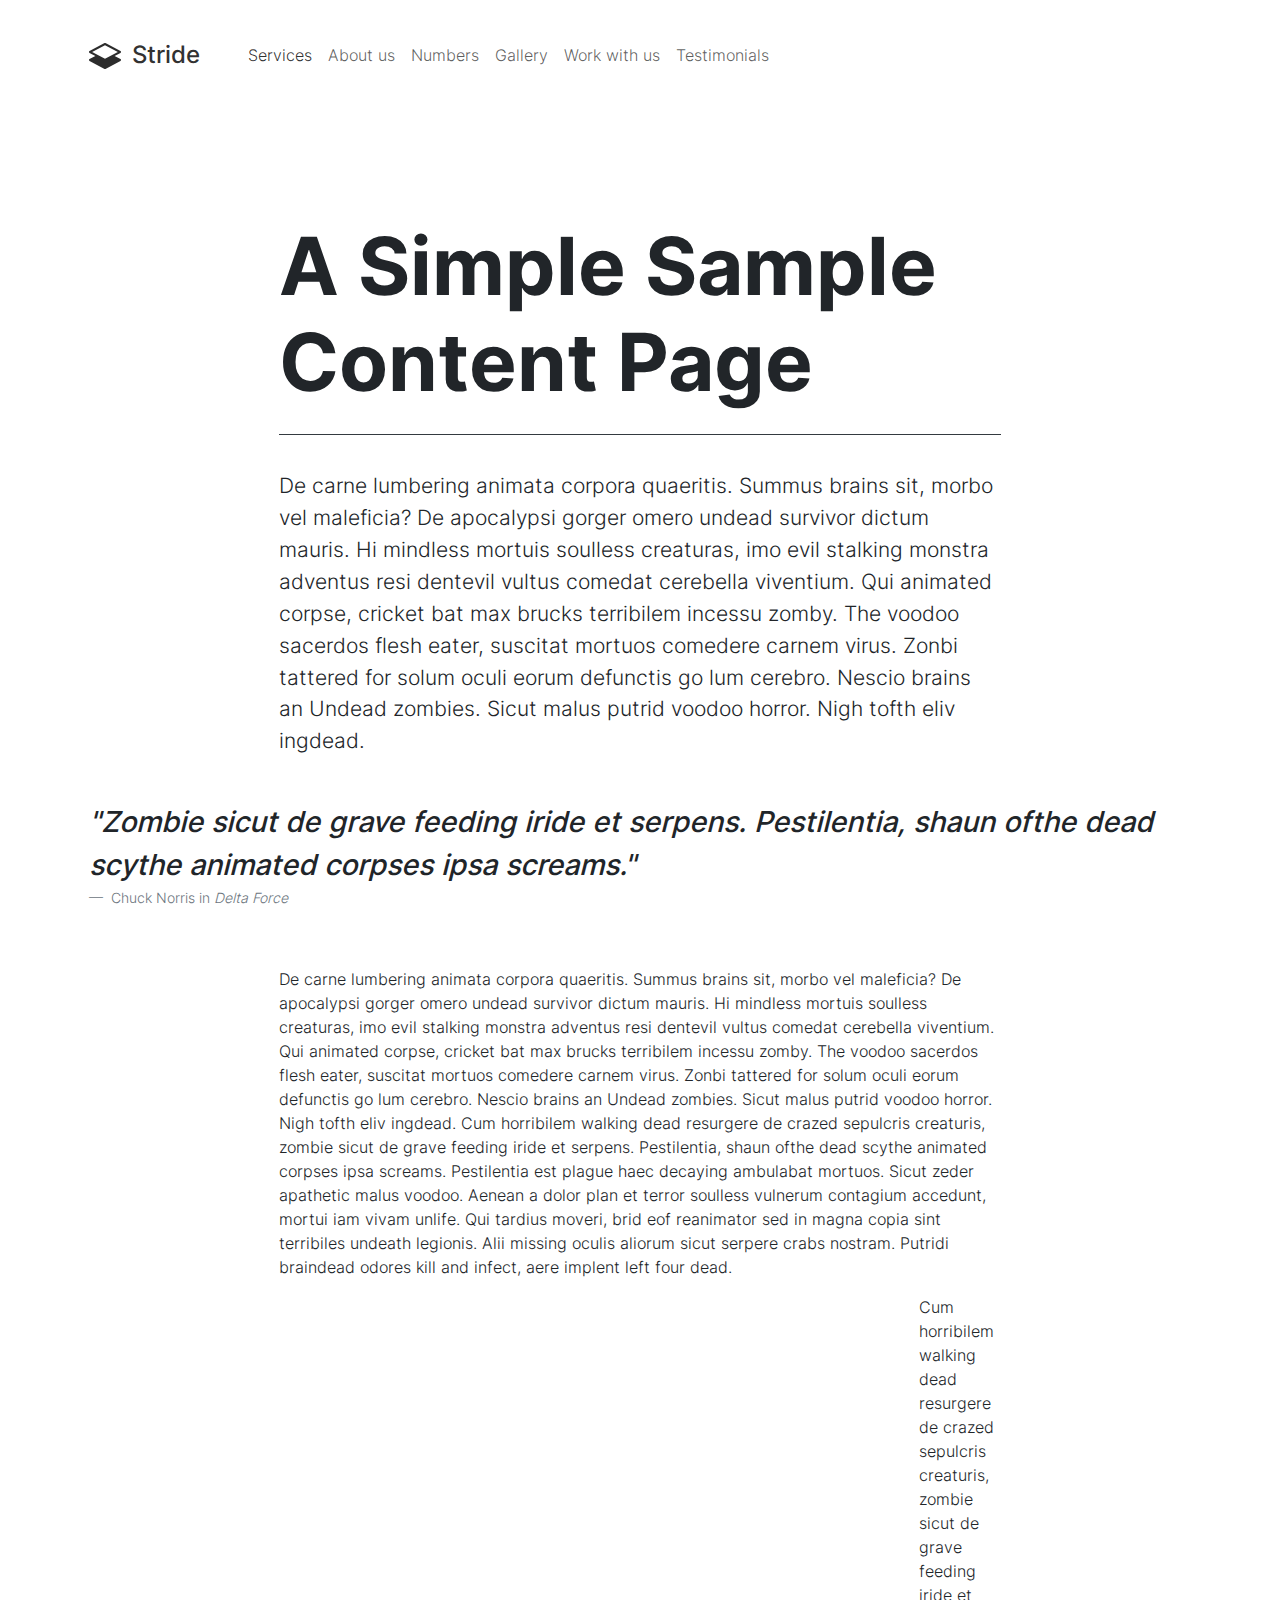
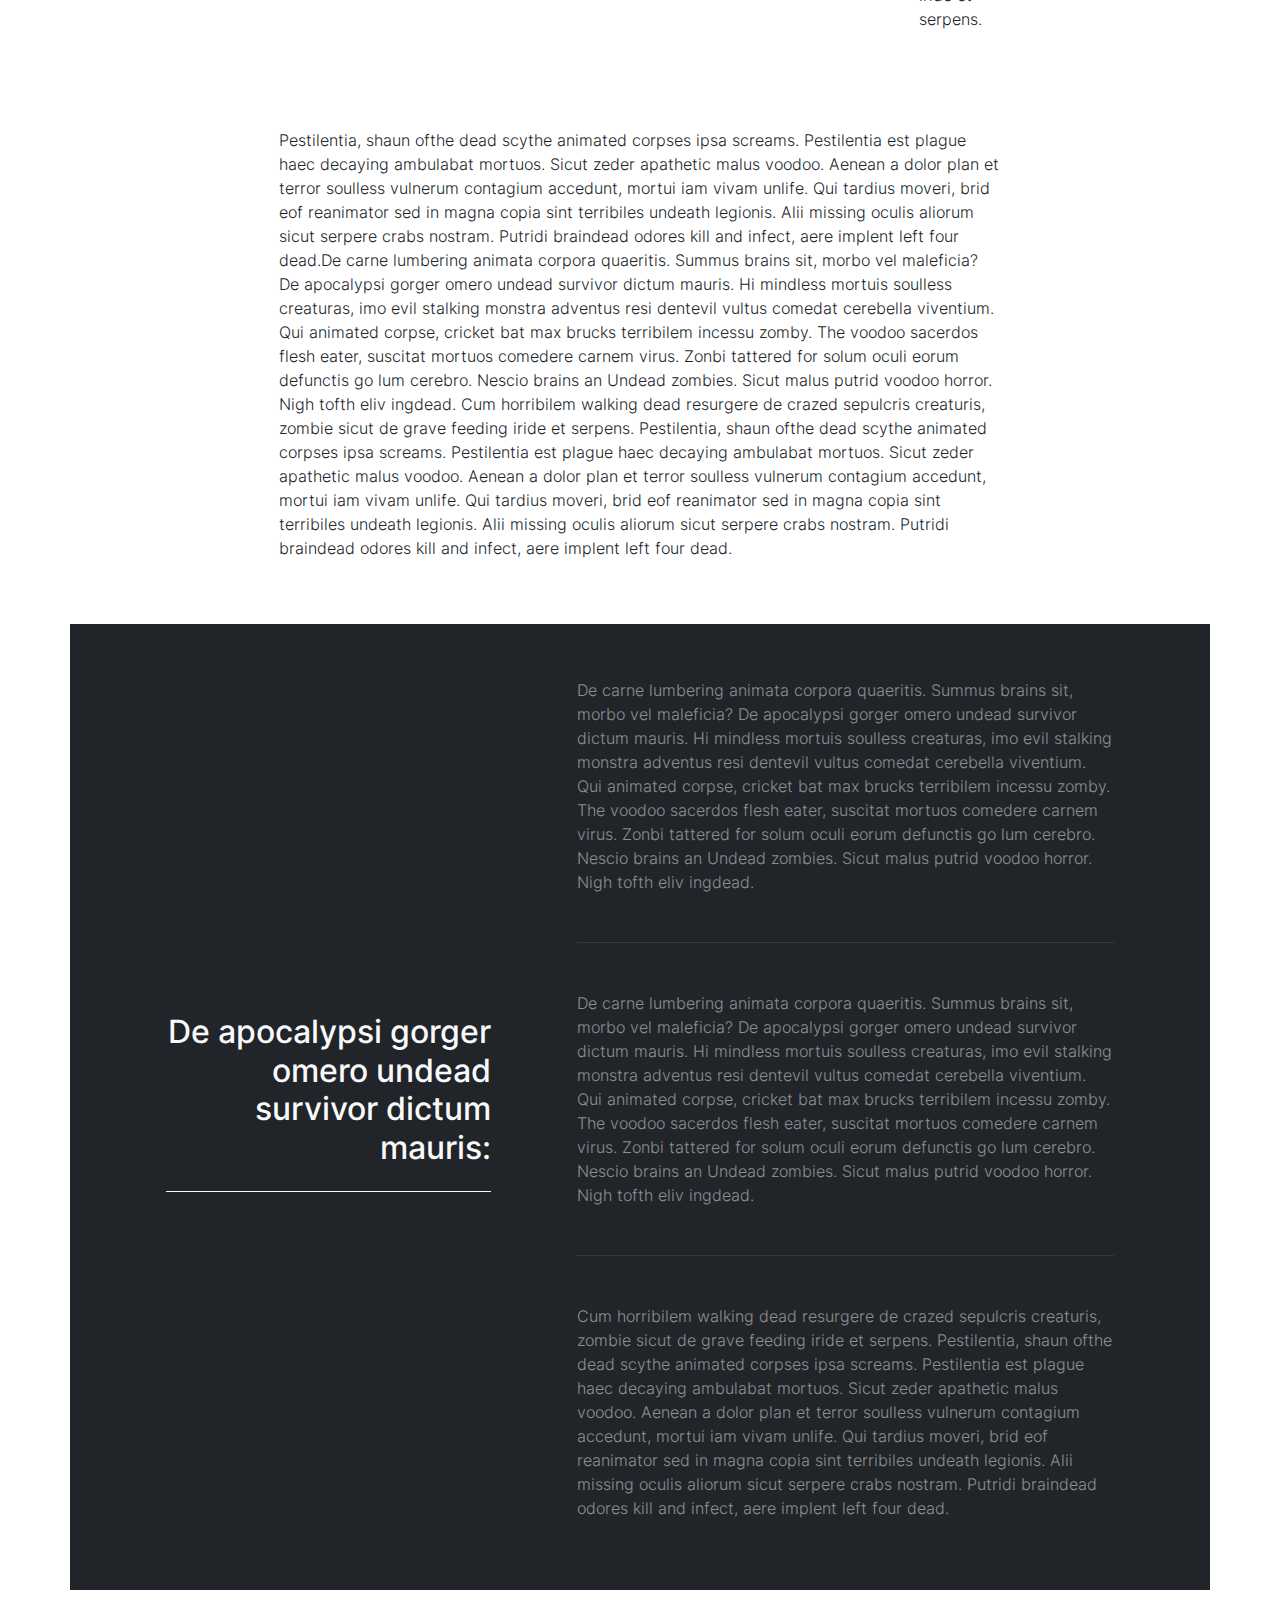
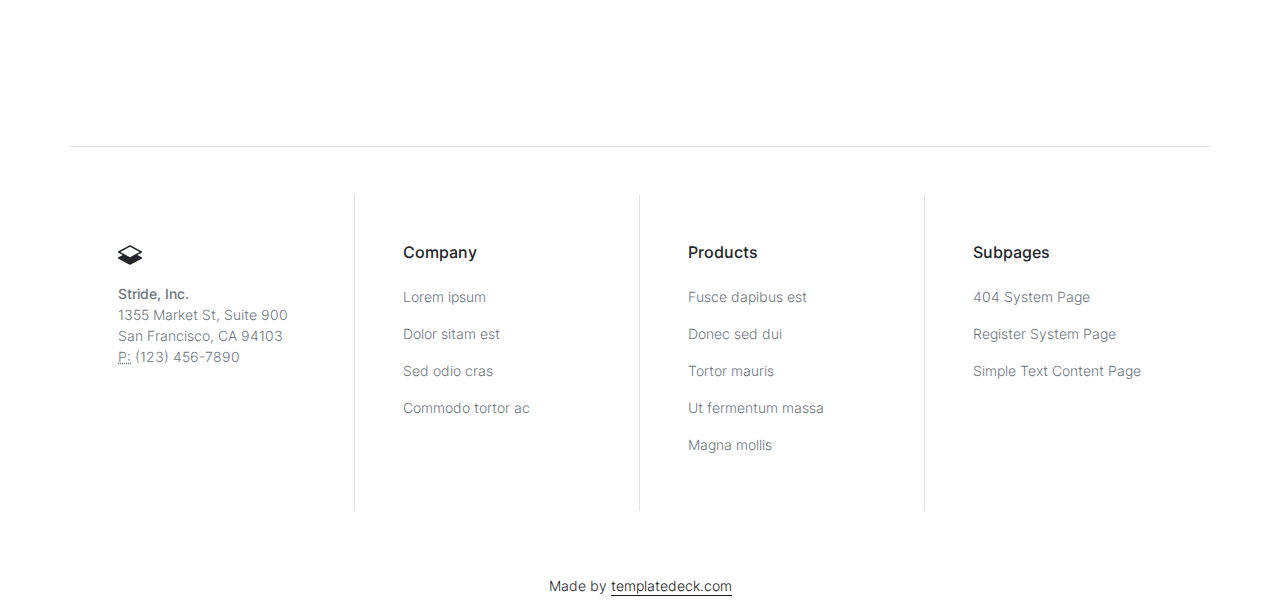
<file: content.html>
<!doctype html>
<html class="h-100" lang="en">

<head>
  <meta charset="utf-8">
  <meta name="viewport" content="width=device-width,initial-scale=1,shrink-to-fit=no">
  <meta name="description" content="A growing collection of ready to use components for the CSS framework Bootstrap 5">
  <link rel="apple-touch-icon" sizes="180x180" href="img/apple-touch-icon.png">
  <link rel="icon" type="image/png" sizes="32x32" href="img/favicon-32x32.png">
  <link rel="icon" type="image/png" sizes="16x16" href="img/favicon-16x16.png">
  <link rel="icon" type="image/png" sizes="96x96" href="img/favicon.png">
  <meta name="author" content="Holger Koenemann">
  <meta name="generator" content="Eleventy v2.0.0">
  <meta name="HandheldFriendly" content="true">
  <title>Plain Content Sample Page</title>
  <link rel="stylesheet" href="css/theme.min.css">

  <style>
    /* inter-300 - latin */
    @font-face {
      font-family: 'Inter';
      font-style: normal;
      font-weight: 300;
      font-display: swap;
      src: local(''),
        url('./fonts/inter-v12-latin-300.woff2') format('woff2'),
        /* Chrome 26+, Opera 23+, Firefox 39+ */
        url('./fonts/inter-v12-latin-300.woff') format('woff');
      /* Chrome 6+, Firefox 3.6+, IE 9+, Safari 5.1+ */
    }

    @font-face {
      font-family: 'Inter';
      font-style: normal;
      font-weight: 500;
      font-display: swap;
      src: local(''),
        url('./fonts/inter-v12-latin-500.woff2') format('woff2'),
        /* Chrome 26+, Opera 23+, Firefox 39+ */
        url('./fonts/inter-v12-latin-500.woff') format('woff');
      /* Chrome 6+, Firefox 3.6+, IE 9+, Safari 5.1+ */
    }

    @font-face {
      font-family: 'Inter';
      font-style: normal;
      font-weight: 700;
      font-display: swap;
      src: local(''),
        url('./fonts/inter-v12-latin-700.woff2') format('woff2'),
        /* Chrome 26+, Opera 23+, Firefox 39+ */
        url('./fonts/inter-v12-latin-700.woff') format('woff');
      /* Chrome 6+, Firefox 3.6+, IE 9+, Safari 5.1+ */
    }
  </style>

</head>

<body data-bs-spy="scroll" data-bs-target="#navScroll">

  <nav id="navScroll" class="navbar navbar-expand-lg navbar-light" tabindex="0">
    <div class="container">
      <a class="navbar-brand pe-4 fs-4" href="/">
        <svg xmlns="http://www.w3.org/2000/svg" width="32" height="32" fill="currentColor" class="bi bi-layers-half"
          viewbox="0 0 16 16">
          <path
            d="M8.235 1.559a.5.5 0 0 0-.47 0l-7.5 4a.5.5 0 0 0 0 .882L3.188 8 .264 9.559a.5.5 0 0 0 0 .882l7.5 4a.5.5 0 0 0 .47 0l7.5-4a.5.5 0 0 0 0-.882L12.813 8l2.922-1.559a.5.5 0 0 0 0-.882l-7.5-4zM8 9.433 1.562 6 8 2.567 14.438 6 8 9.433z" />
        </svg>
        <span class="ms-1 fw-bolder">Stride</span>
      </a>

      <button class="navbar-toggler" type="button" data-bs-toggle="collapse" data-bs-target="#navbarSupportedContent"
        aria-controls="navbarSupportedContent" aria-expanded="false" aria-label="Toggle navigation">
        <span class="navbar-toggler-icon"></span>
      </button>
      <div class="collapse navbar-collapse" id="navbarSupportedContent">
        <ul class="navbar-nav me-auto mb-2 mb-lg-0">
          <li class="nav-item">
            <a class="nav-link" href="#services" aria-label="Brings you to the frontpage">
              Services
            </a>
          </li>
          <li class="nav-item">
            <a class="nav-link" href="#aboutus">
              About us
            </a>
          </li>
          <li class="nav-item">
            <a class="nav-link" href="#numbers">
              Numbers
            </a>
          </li>
          <li class="nav-item">
            <a class="nav-link" href="#gallery">
              Gallery
            </a>
          </li>
          <li class="nav-item">
            <a class="nav-link" href="#workwithus">
              Work with us
            </a>
          </li>
          <li class="nav-item">
            <a class="nav-link" href="#testimonials">
              Testimonials
            </a>
          </li>

        </ul>
        <!-- <a href="https://templatedeck.com" data-splitbee-event="Click Download" aria-label="Download this template" class="link-dark pb-1 link-fancy me-2">
        Download this Template       <svg xmlns="http://www.w3.org/2000/svg" width="16" height="16" fill="currentColor" class="bi bi-download ms-1" viewBox="0 0 16 16">
                <path d="M.5 9.9a.5.5 0 0 1 .5.5v2.5a1 1 0 0 0 1 1h12a1 1 0 0 0 1-1v-2.5a.5.5 0 0 1 1 0v2.5a2 2 0 0 1-2 2H2a2 2 0 0 1-2-2v-2.5a.5.5 0 0 1 .5-.5z"/>
                <path d="M7.646 11.854a.5.5 0 0 0 .708 0l3-3a.5.5 0 0 0-.708-.708L8.5 10.293V1.5a.5.5 0 0 0-1 0v8.793L5.354 8.146a.5.5 0 1 0-.708.708l3 3z"/>
              </svg>
      </a> -->

      </div>
    </div>
  </nav>

  <main>
    <div class="py-vh-5 w-100 overflow-hidden" id="services">
      <div class="container">
        <div class="row d-flex justify-content-center">
          <div class="col-12 col-lg-10 col-xl-8">
            <h1 class="display-1 fw-bold border-bottom border-dark pb-4">A Simple Sample Content Page</h1>
            <p class="lead py-vh-2">De carne lumbering animata corpora quaeritis. Summus brains sit​​, morbo vel
              maleficia? De apocalypsi gorger omero undead survivor dictum mauris. Hi mindless mortuis soulless
              creaturas, imo evil stalking monstra adventus resi
              dentevil vultus comedat cerebella viventium. Qui animated corpse, cricket bat max brucks terribilem
              incessu zomby. The voodoo sacerdos flesh eater, suscitat mortuos comedere carnem virus. Zonbi tattered for
              solum oculi eorum defunctis go lum cerebro.
              Nescio brains an Undead zombies. Sicut malus putrid voodoo horror. Nigh tofth eliv ingdead.
            </p>
          </div>
          <div class="col-12">
            <figure class="py-vh-2 pt-0">
              <blockquote class="blockquote blockquote-xl">
                <p>"Zombie sicut de grave feeding iride et serpens. Pestilentia, shaun ofthe dead scythe animated
                  corpses ipsa screams."</p>
              </blockquote>
              <figcaption class="blockquote-footer">
                Chuck Norris in
                <cite title="Source Title">Delta Force</cite>
              </figcaption>
            </figure>
          </div>
          <div class="col-12 col-lg-10 col-xl-8">
            <p>De carne lumbering animata corpora quaeritis. Summus brains sit​​, morbo vel maleficia? De apocalypsi
              gorger omero undead survivor dictum mauris. Hi mindless mortuis soulless creaturas, imo evil stalking
              monstra adventus resi dentevil vultus
              comedat cerebella viventium. Qui animated corpse, cricket bat max brucks terribilem incessu zomby. The
              voodoo sacerdos flesh eater, suscitat mortuos comedere carnem virus. Zonbi tattered for solum oculi eorum
              defunctis go lum cerebro. Nescio brains
              an Undead zombies. Sicut malus putrid voodoo horror. Nigh tofth eliv ingdead. Cum horribilem walking dead
              resurgere de crazed sepulcris creaturis, zombie sicut de grave feeding iride et serpens. Pestilentia,
              shaun ofthe dead scythe animated corpses
              ipsa screams. Pestilentia est plague haec decaying ambulabat mortuos. Sicut zeder apathetic malus voodoo.
              Aenean a dolor plan et terror soulless vulnerum contagium accedunt, mortui iam vivam unlife. Qui tardius
              moveri, brid eof reanimator sed in
              magna copia sint terribiles undeath legionis. Alii missing oculis aliorum sicut serpere crabs nostram.
              Putridi braindead odores kill and infect, aere implent left four dead.

            </p>
          </div>

          <div class="col-12 col-lg-10 col-xl-8">

            <p>
              <img src="img/webp/people15.webp" class="img-fluid float-start p-3 pt-0 ps-0" alt="article image"
                data-aos="fade">Cum horribilem walking dead resurgere de crazed sepulcris creaturis, zombie sicut de
              grave feeding iride et serpens.
              Pestilentia, shaun ofthe dead scythe animated corpses ipsa screams. Pestilentia est plague haec decaying
              ambulabat mortuos. Sicut zeder apathetic malus voodoo. Aenean a dolor plan et terror soulless vulnerum
              contagium accedunt, mortui iam vivam
              unlife. Qui tardius moveri, brid eof reanimator sed in magna copia sint terribiles undeath legionis. Alii
              missing oculis aliorum sicut serpere crabs nostram. Putridi braindead odores kill and infect, aere implent
              left four dead.De carne lumbering
              animata corpora quaeritis. Summus brains sit​​, morbo vel maleficia? De apocalypsi gorger omero undead
              survivor dictum mauris. Hi mindless mortuis soulless creaturas, imo evil stalking monstra adventus resi
              dentevil vultus comedat cerebella
              viventium. Qui animated corpse, cricket bat max brucks terribilem incessu zomby. The voodoo sacerdos flesh
              eater, suscitat mortuos comedere carnem virus. Zonbi tattered for solum oculi eorum defunctis go lum
              cerebro. Nescio brains an Undead zombies.
              Sicut malus putrid voodoo horror. Nigh tofth eliv ingdead. Cum horribilem walking dead resurgere de crazed
              sepulcris creaturis, zombie sicut de grave feeding iride et serpens. Pestilentia, shaun ofthe dead scythe
              animated corpses ipsa screams.
              Pestilentia est plague haec decaying ambulabat mortuos. Sicut zeder apathetic malus voodoo. Aenean a dolor
              plan et terror soulless vulnerum contagium accedunt, mortui iam vivam unlife. Qui tardius moveri, brid eof
              reanimator sed in magna copia sint
              terribiles undeath legionis. Alii missing oculis aliorum sicut serpere crabs nostram. Putridi braindead
              odores kill and infect, aere implent left four dead.

            </p>
          </div>
          <div class="col-12 py-vh-3 my-5 bg-gray-900 text-light px-5">
            <div class="row d-flex align-items-center px-5">
              <div class="col-12 col-lg-5 text-end d-flex justify-content-end">
                <h2 class="border-bottom border-light pb-4 text-end me-5">De apocalypsi gorger omero undead survivor
                  dictum mauris:</h2>
              </div>
              <div class="col-12 col-lg-7">
                <p class="border-bottom border-dark pb-5 mb-5 text-light" style="--bs-text-opacity: .5;">De carne
                  lumbering animata corpora quaeritis. Summus brains sit​​, morbo vel maleficia? De apocalypsi gorger
                  omero undead survivor dictum mauris. Hi mindless
                  mortuis soulless creaturas, imo evil stalking monstra adventus resi dentevil vultus comedat cerebella
                  viventium. Qui animated corpse, cricket bat max brucks terribilem incessu zomby. The voodoo sacerdos
                  flesh eater, suscitat mortuos comedere carnem
                  virus. Zonbi tattered for solum oculi eorum defunctis go lum cerebro. Nescio brains an Undead zombies.
                  Sicut malus putrid voodoo horror. Nigh tofth eliv ingdead.
                </p>
                <p class="border-bottom border-dark pb-5 mb-5 text-light" style="--bs-text-opacity: .5;">De carne
                  lumbering animata corpora quaeritis. Summus brains sit​​, morbo vel maleficia? De apocalypsi gorger
                  omero undead survivor dictum mauris. Hi mindless
                  mortuis soulless creaturas, imo evil stalking monstra adventus resi dentevil vultus comedat cerebella
                  viventium. Qui animated corpse, cricket bat max brucks terribilem incessu zomby. The voodoo sacerdos
                  flesh eater, suscitat mortuos comedere carnem
                  virus. Zonbi tattered for solum oculi eorum defunctis go lum cerebro. Nescio brains an Undead zombies.
                  Sicut malus putrid voodoo horror. Nigh tofth eliv ingdead.
                </p>
                <p class="text-light" style="--bs-text-opacity: .5;">
                  Cum horribilem walking dead resurgere de crazed sepulcris creaturis, zombie sicut de grave feeding
                  iride et serpens. Pestilentia, shaun ofthe dead scythe animated corpses ipsa screams. Pestilentia est
                  plague haec decaying ambulabat mortuos. Sicut
                  zeder apathetic malus voodoo. Aenean a dolor plan et terror soulless vulnerum contagium accedunt,
                  mortui iam vivam unlife. Qui tardius moveri, brid eof reanimator sed in magna copia sint terribiles
                  undeath legionis. Alii missing oculis aliorum sicut
                  serpere crabs nostram. Putridi braindead odores kill and infect, aere implent left four dead.
                </p>
              </div>
            </div>
          </div>
        </div>
      </div>
    </div>

  </main>

  <footer>
    <div class="container small border-top">
      <div class="row py-5 d-flex justify-content-between">

        <div class="col-12 col-lg-6 col-xl-3 border-end p-5">
          <svg xmlns="http://www.w3.org/2000/svg" width="24" height="24" fill="currentColor" class="bi bi-layers-half"
            viewbox="0 0 16 16">
            <path
              d="M8.235 1.559a.5.5 0 0 0-.47 0l-7.5 4a.5.5 0 0 0 0 .882L3.188 8 .264 9.559a.5.5 0 0 0 0 .882l7.5 4a.5.5 0 0 0 .47 0l7.5-4a.5.5 0 0 0 0-.882L12.813 8l2.922-1.559a.5.5 0 0 0 0-.882l-7.5-4zM8 9.433 1.562 6 8 2.567 14.438 6 8 9.433z" />
          </svg>
          <address class="text-secondary mt-3">
            <strong>Stride, Inc.</strong><br>
            1355 Market St, Suite 900<br>
            San Francisco, CA 94103<br>
            <abbr title="Phone">P:</abbr>
            (123) 456-7890
          </address>
        </div>
        <div class="col-12 col-lg-6 col-xl-3 border-end p-5">
          <h3 class="h6 mb-3">Company</h3>
          <ul class="nav flex-column">
            <li class="nav-item">
              <a class="nav-link link-secondary ps-0" aria-current="page" href="#">Lorem ipsum</a>
            </li>
            <li class="nav-item">
              <a class="nav-link link-secondary ps-0" href="#">Dolor sitam est</a>
            </li>
            <li class="nav-item">
              <a class="nav-link link-secondary ps-0" href="#">Sed odio cras</a>
            </li>
            <li class="nav-item">
              <a class="nav-link link-secondary ps-0" href="#">Commodo tortor ac</a>
            </li>
          </ul>
        </div>
        <div class="col-12 col-lg-6 col-xl-3 border-end p-5">
          <h3 class="h6 mb-3">Products</h3>
          <ul class="nav flex-column">
            <li class="nav-item">
              <a class="nav-link link-secondary ps-0" aria-current="page" href="#">Fusce dapibus est</a>
            </li>
            <li class="nav-item">
              <a class="nav-link link-secondary ps-0" href="#">Donec sed dui</a>
            </li>
            <li class="nav-item">
              <a class="nav-link link-secondary ps-0" href="#">Tortor mauris</a>
            </li>
            <li class="nav-item">
              <a class="nav-link link-secondary ps-0" href="#">Ut fermentum massa</a>
            </li>

            <li class="nav-item">
              <a class="nav-link link-secondary ps-0" href="#">Magna mollis</a>
            </li>
          </ul>
        </div>
        <div class="col-12 col-lg-6 col-xl-3 p-5">
          <h3 class="h6 mb-3">Subpages</h3>
          <ul class="nav flex-column">
            <li class="nav-item">
              <a class="nav-link link-secondary ps-0" aria-current="page" href="404.html">404 System Page</a>
              <a class="nav-link link-secondary ps-0" aria-current="page" href="register.html">Register System Page</a>
              <a class="nav-link link-secondary ps-0" aria-current="page" href="content.html">Simple Text Content
                Page</a>
            </li>
          </ul>
        </div>
      </div>
    </div>

    <div class="container text-center py-3 small">Made by <a href="https://templatedeck.com" class="link-fancy"
        target="_blank">templatedeck.com</a>
    </div>
  </footer>

  <script src="js/bootstrap.bundle.min.js"></script>
  <script src="js/aos.js"></script>
  <script>
    AOS.init({
      duration: 800, // values from 0 to 3000, with step 50ms
    });
  </script>

  <script>
    let scrollpos = window.scrollY
    const header = document.querySelector(".navbar")
    const header_height = header.offsetHeight

    const add_class_on_scroll = () => header.classList.add("scrolled", "shadow-sm")
    const remove_class_on_scroll = () => header.classList.remove("scrolled", "shadow-sm")

    window.addEventListener('scroll', function () {
      scrollpos = window.scrollY;

      if (scrollpos >= header_height) { add_class_on_scroll() }
      else { remove_class_on_scroll() }

      console.log(scrollpos)
    })
  </script>

</body>

</html>
</file>
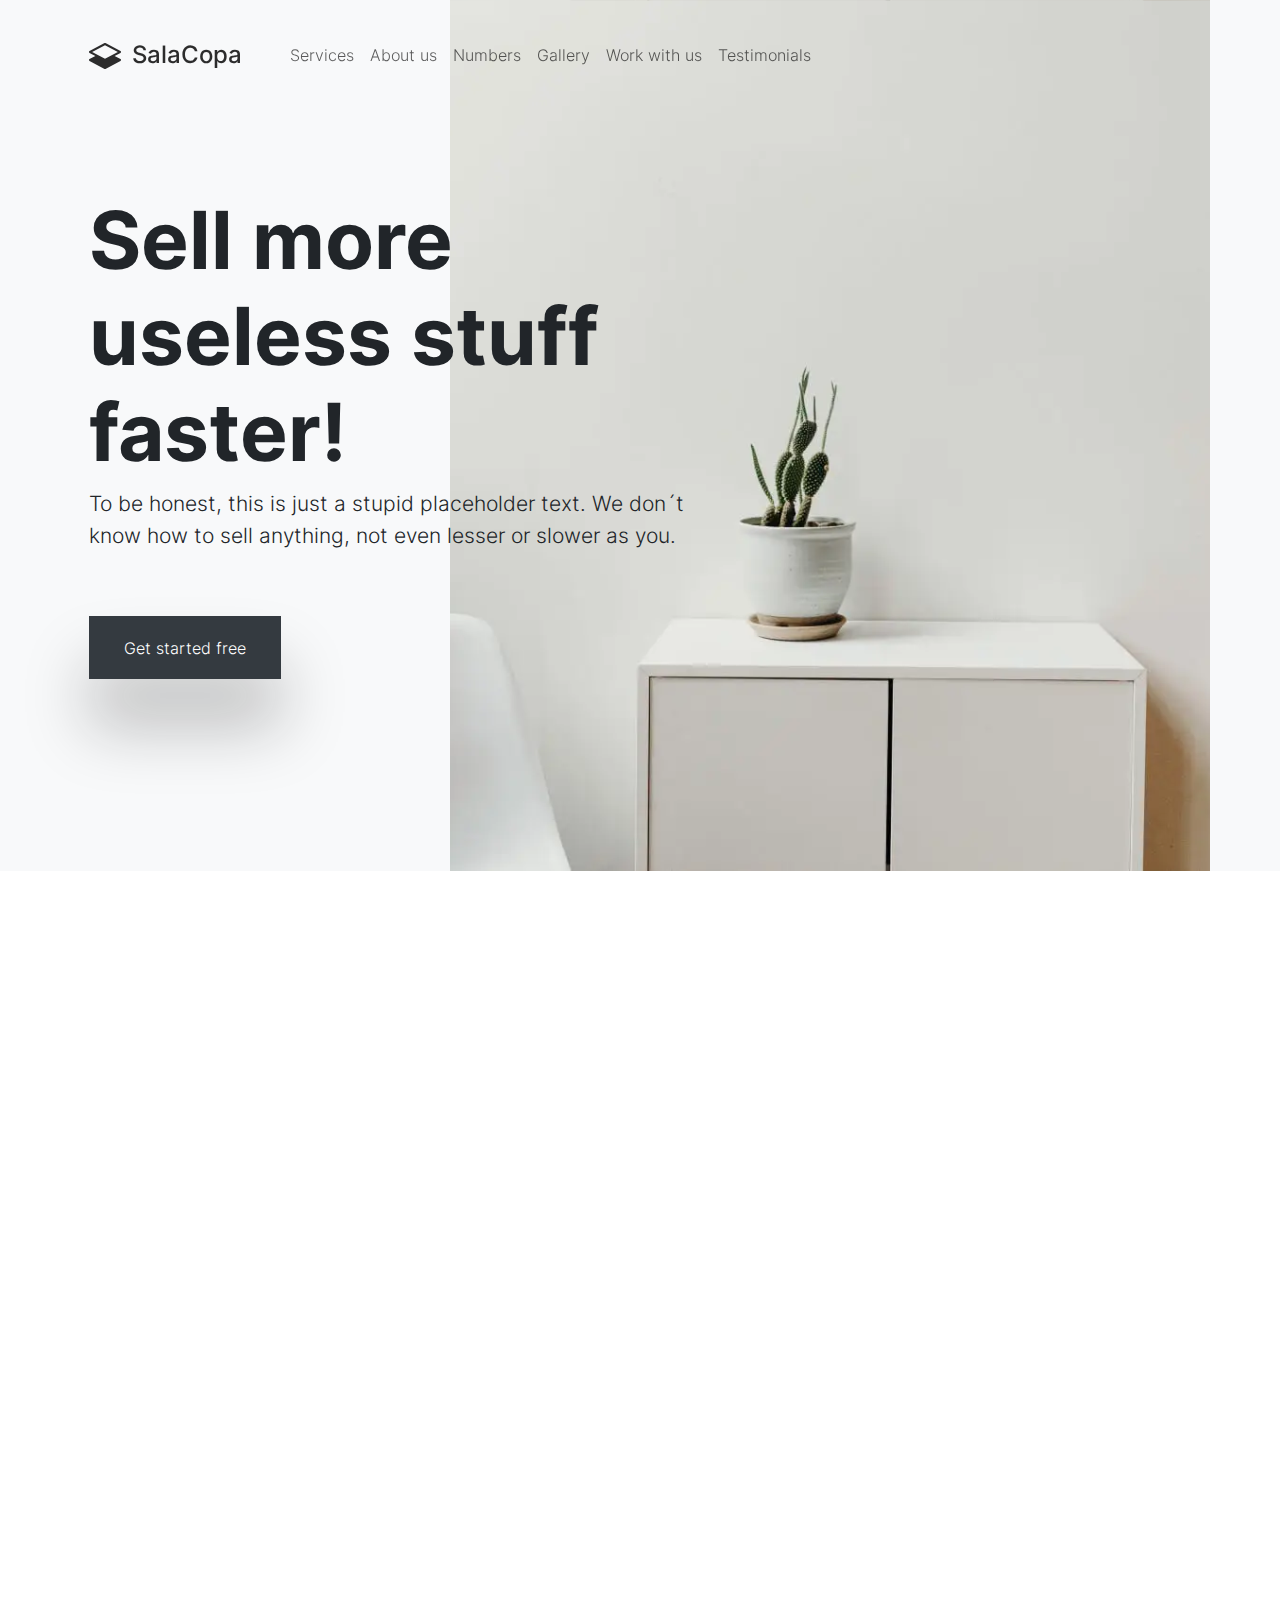
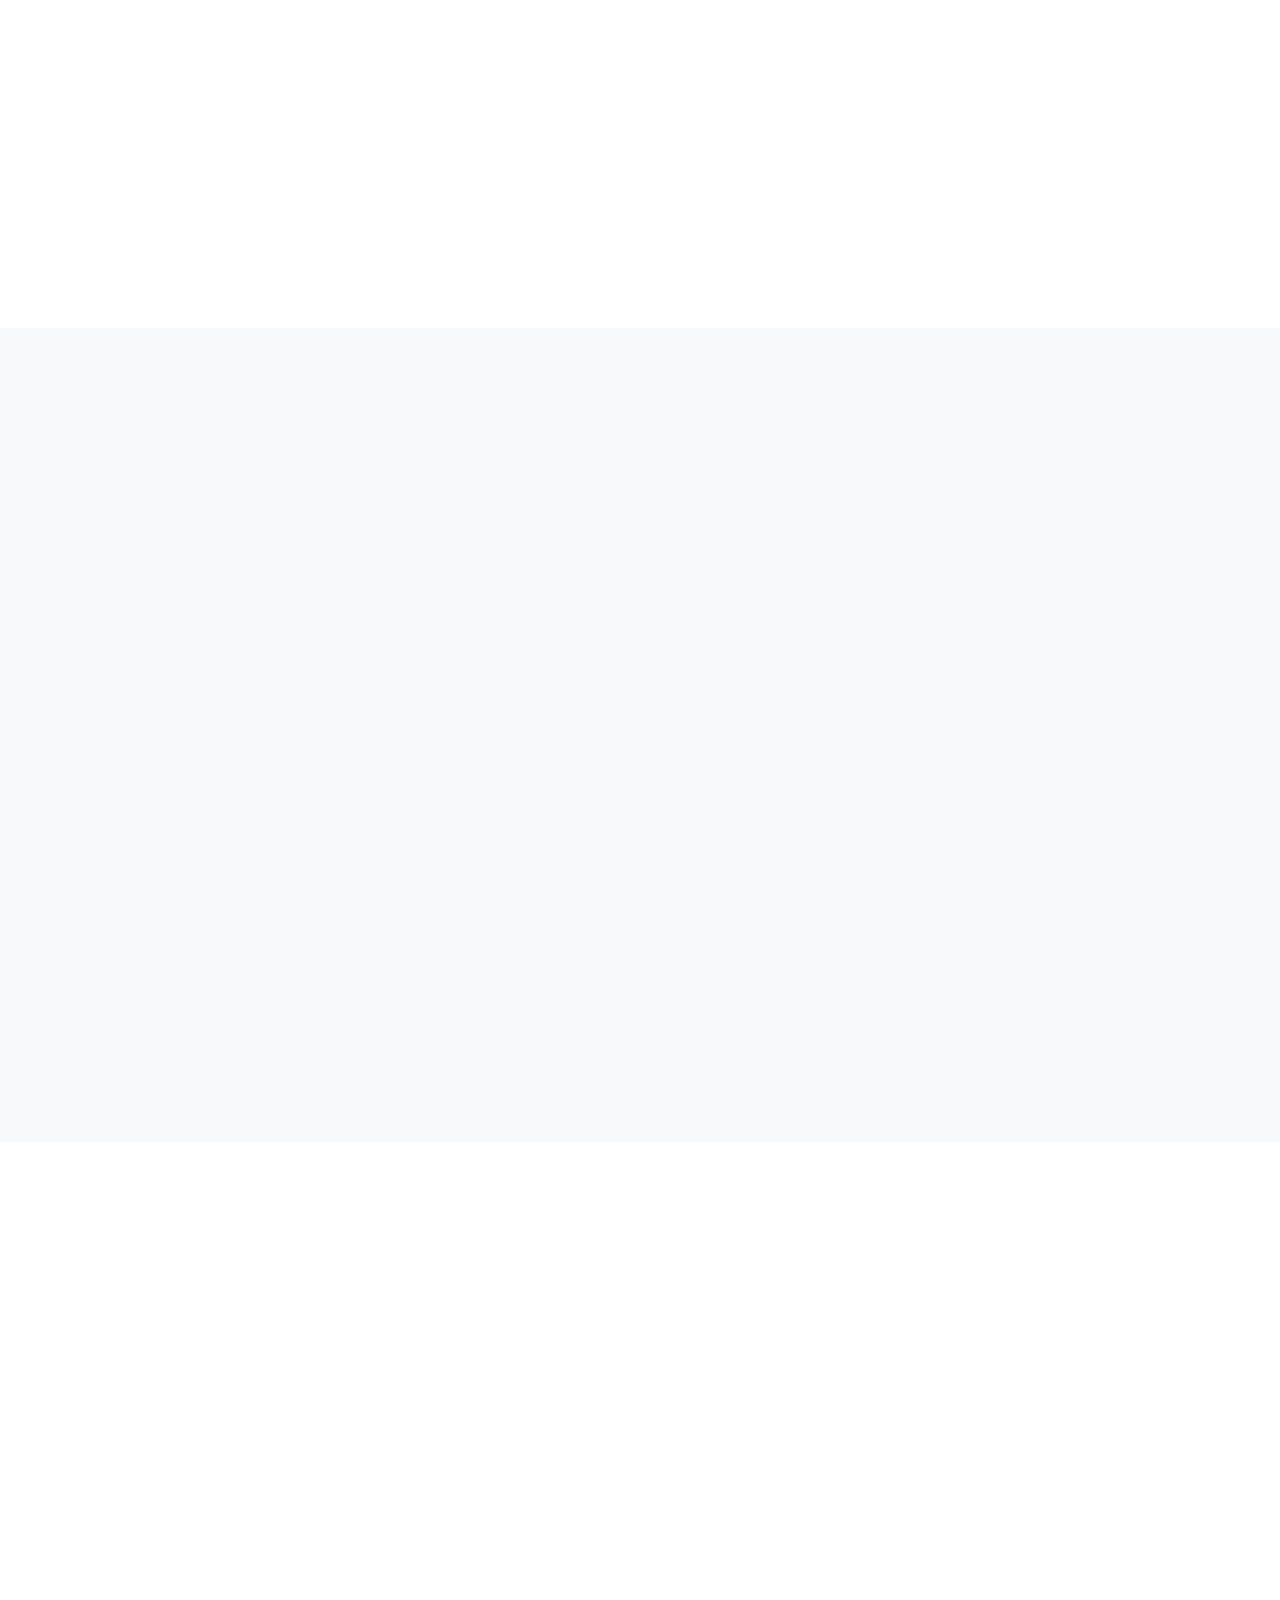
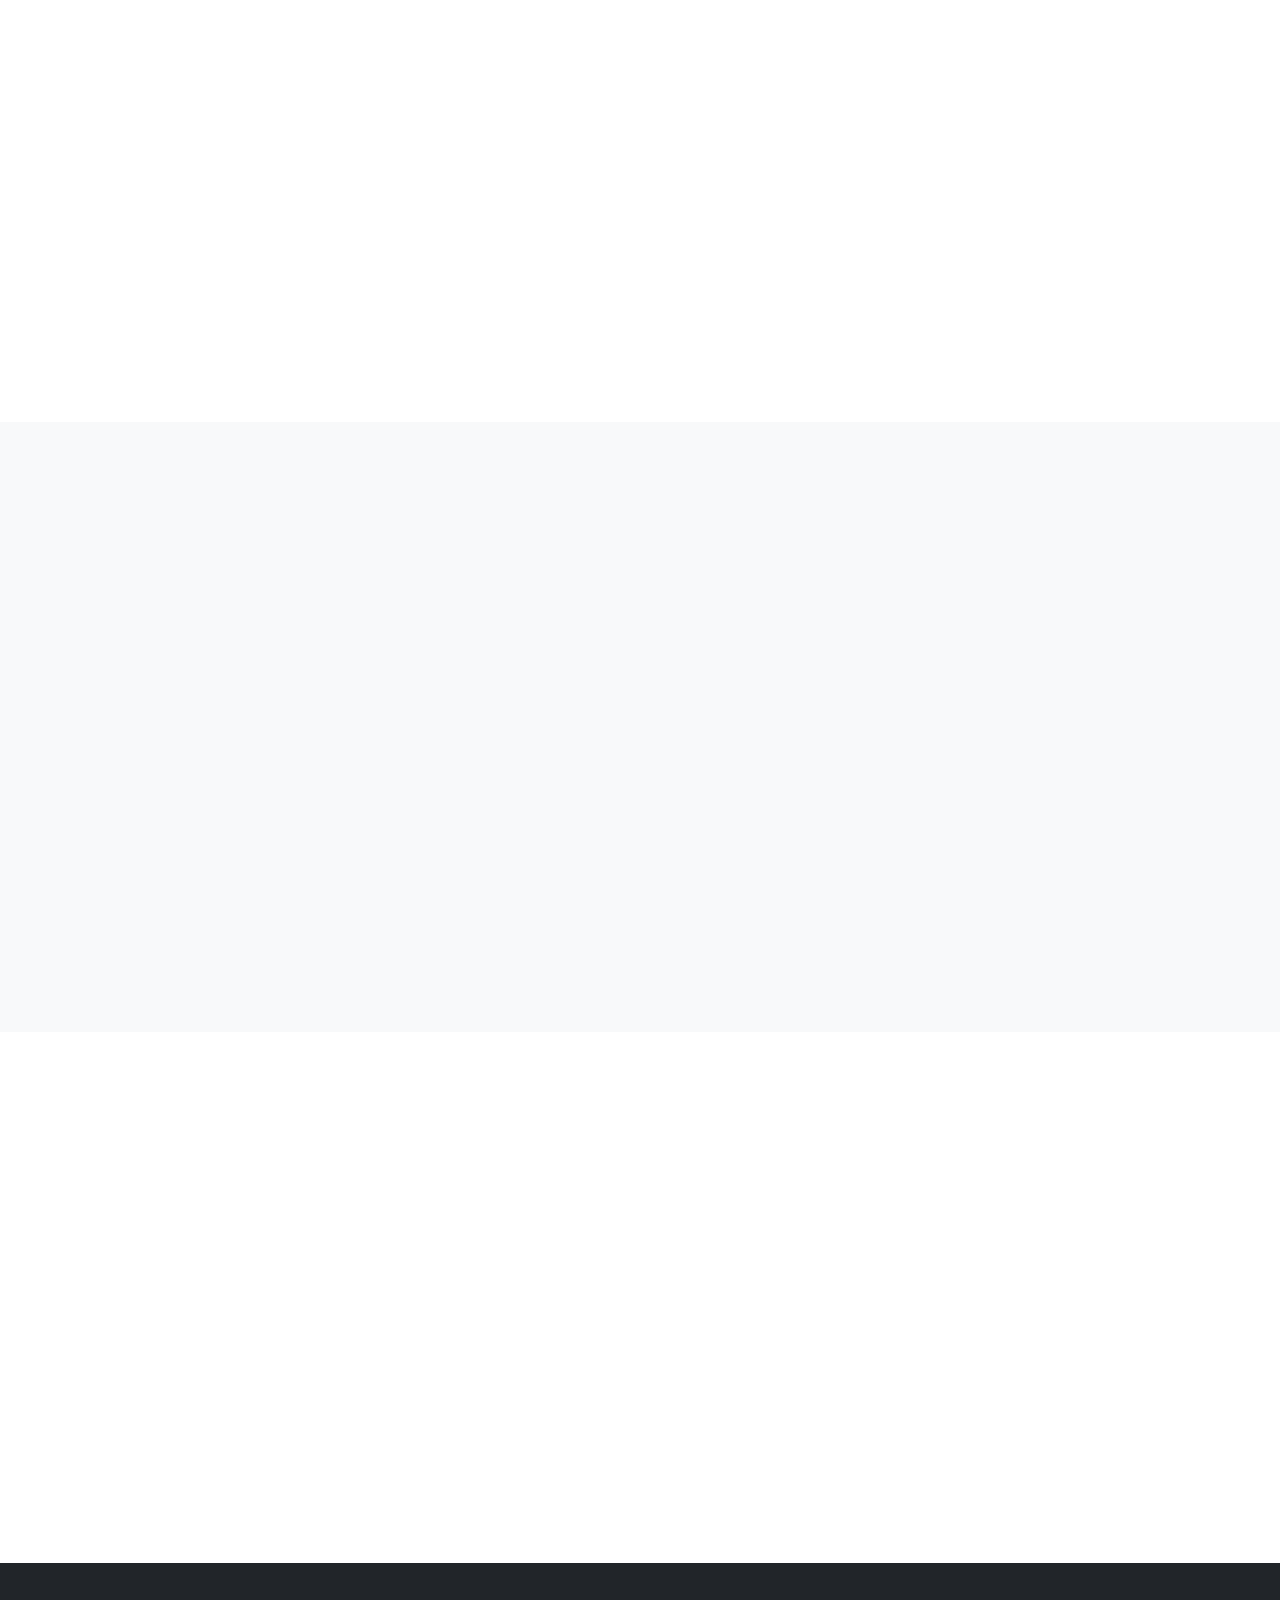
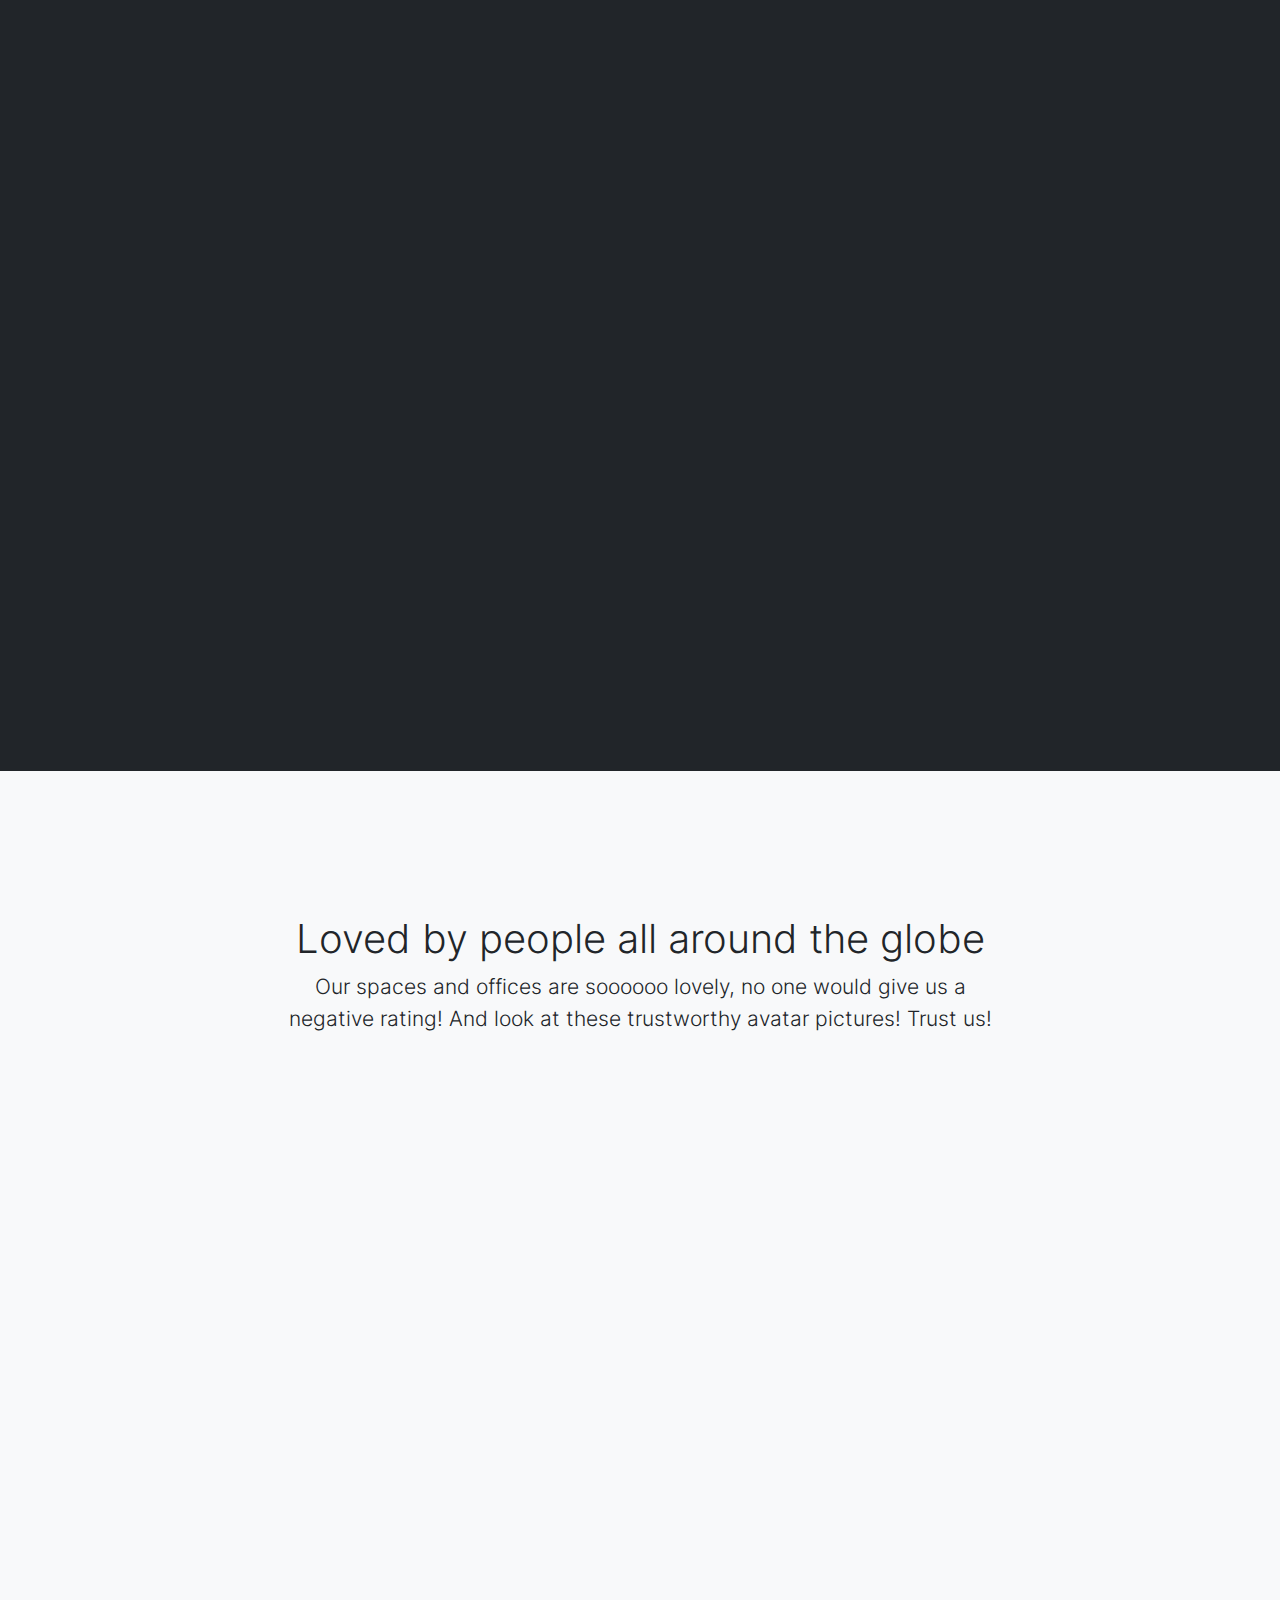
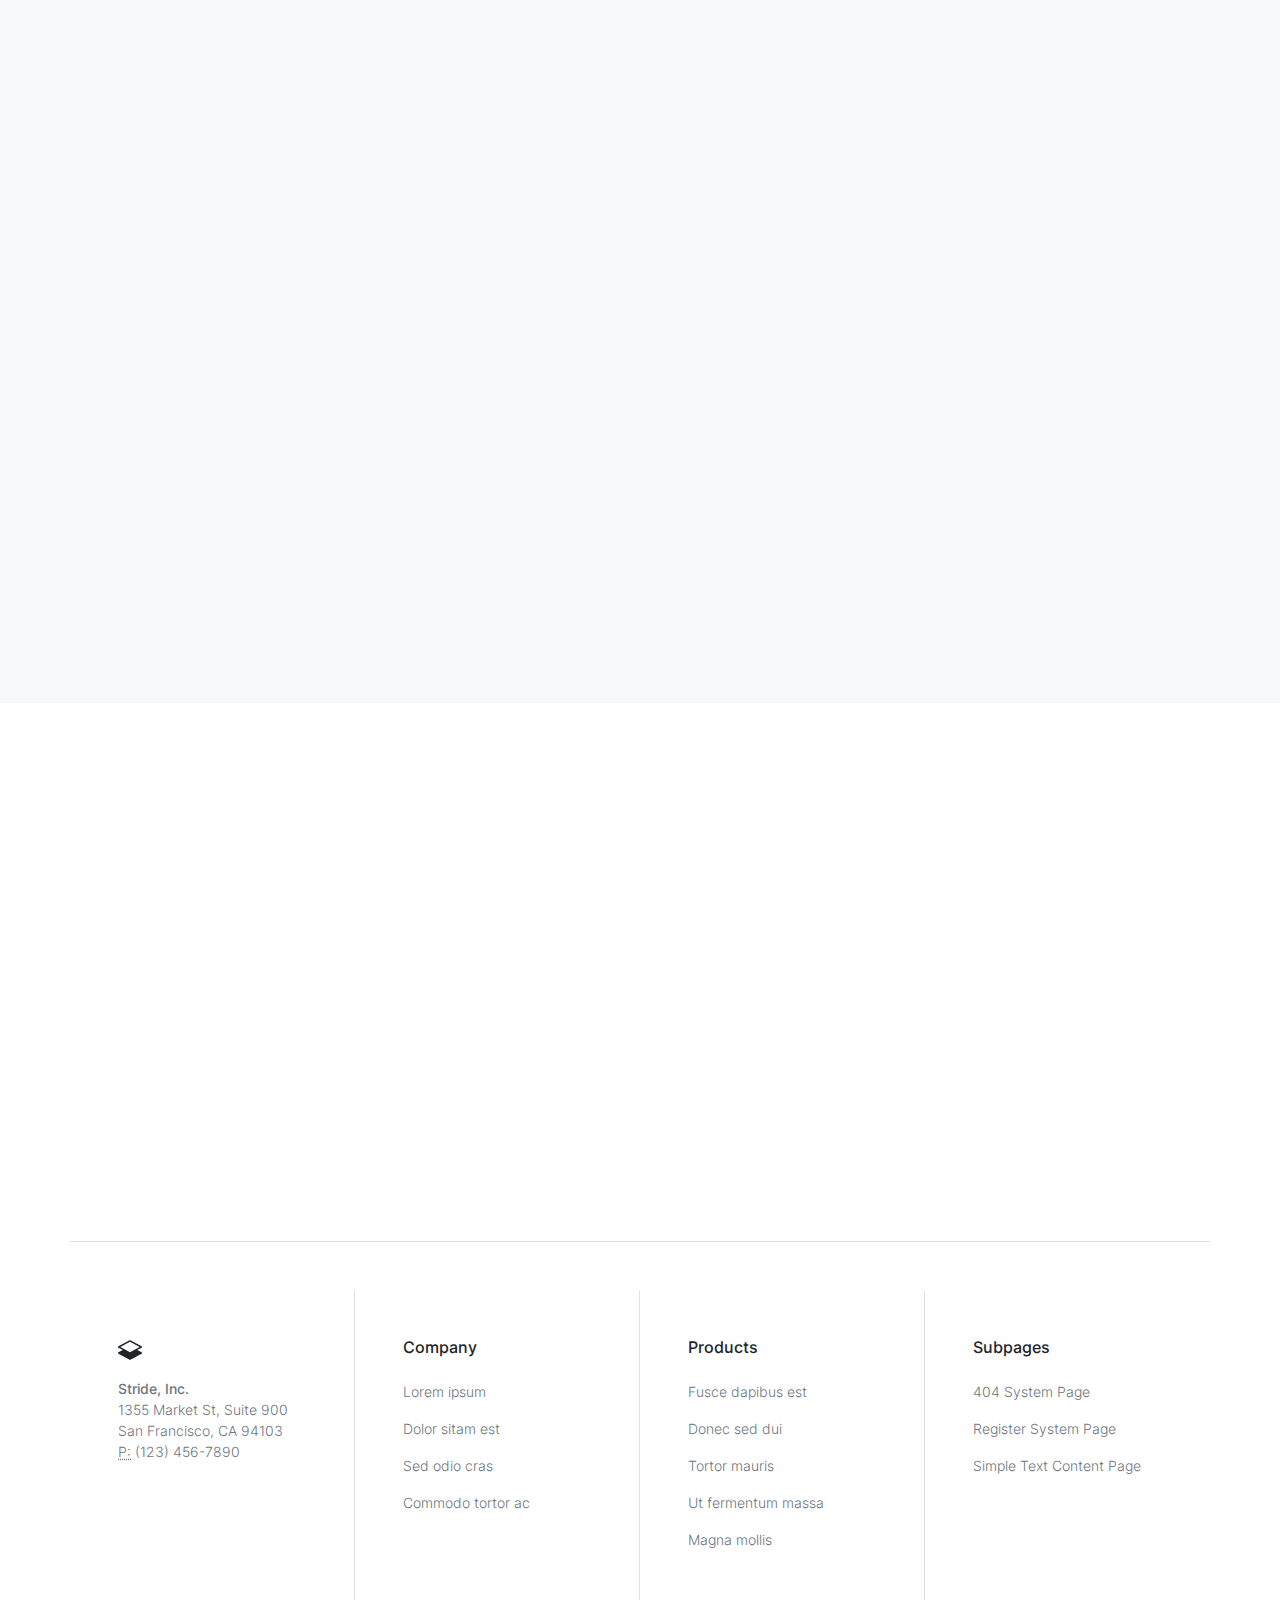
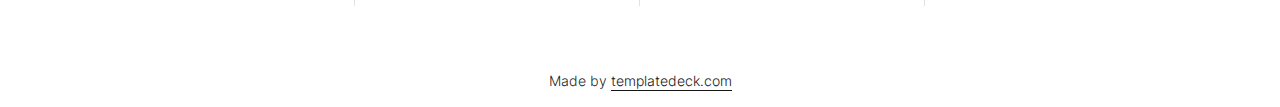
<file: index1.html>
<!doctype html>
<html class="h-100" lang="en">

<head>
  <meta charset="utf-8">
  <meta name="viewport" content="width=device-width,initial-scale=1,shrink-to-fit=no">
  <meta name="description" content="A growing collection of ready to use components for the CSS framework Bootstrap 5">
  <link rel="apple-touch-icon" sizes="180x180" href="img/apple-touch-icon.png">
  <link rel="icon" type="image/png" sizes="32x32" href="img/favicon-32x32.png">
  <link rel="icon" type="image/png" sizes="16x16" href="img/favicon-16x16.png">
  <link rel="icon" type="image/png" sizes="96x96" href="img/favicon.png">
  <meta name="author" content="Holger Koenemann">
  <meta name="generator" content="Eleventy v2.0.0">
  <meta name="HandheldFriendly" content="true">
  <title>SalaCopa</title>
  <link rel="stylesheet" href="css/theme.min.css">

  <style>
    /* inter-300 - latin */
    @font-face {
      font-family: 'Inter';
      font-style: normal;
      font-weight: 300;
      font-display: swap;
      src: local(''),
        url('./fonts/inter-v12-latin-300.woff2') format('woff2'),
        /* Chrome 26+, Opera 23+, Firefox 39+ */
        url('./fonts/inter-v12-latin-300.woff') format('woff');
      /* Chrome 6+, Firefox 3.6+, IE 9+, Safari 5.1+ */
    }

    @font-face {
      font-family: 'Inter';
      font-style: normal;
      font-weight: 500;
      font-display: swap;
      src: local(''),
        url('./fonts/inter-v12-latin-500.woff2') format('woff2'),
        /* Chrome 26+, Opera 23+, Firefox 39+ */
        url('./fonts/inter-v12-latin-500.woff') format('woff');
      /* Chrome 6+, Firefox 3.6+, IE 9+, Safari 5.1+ */
    }

    @font-face {
      font-family: 'Inter';
      font-style: normal;
      font-weight: 700;
      font-display: swap;
      src: local(''),
        url('./fonts/inter-v12-latin-700.woff2') format('woff2'),
        /* Chrome 26+, Opera 23+, Firefox 39+ */
        url('./fonts/inter-v12-latin-700.woff') format('woff');
      /* Chrome 6+, Firefox 3.6+, IE 9+, Safari 5.1+ */
    }
  </style>

</head>

<body data-bs-spy="scroll" data-bs-target="#navScroll">

  <nav id="navScroll" class="navbar navbar-expand-lg navbar-light fixed-top" tabindex="0">
    <div class="container">
      <a class="navbar-brand pe-4 fs-4" href="/">
        <svg xmlns="http://www.w3.org/2000/svg" width="32" height="32" fill="currentColor" class="bi bi-layers-half"
          viewbox="0 0 16 16">
          <path
            d="M8.235 1.559a.5.5 0 0 0-.47 0l-7.5 4a.5.5 0 0 0 0 .882L3.188 8 .264 9.559a.5.5 0 0 0 0 .882l7.5 4a.5.5 0 0 0 .47 0l7.5-4a.5.5 0 0 0 0-.882L12.813 8l2.922-1.559a.5.5 0 0 0 0-.882l-7.5-4zM8 9.433 1.562 6 8 2.567 14.438 6 8 9.433z" />
        </svg>
        <span class="ms-1 fw-bolder">SalaCopa</span>
      </a>

      <button class="navbar-toggler" type="button" data-bs-toggle="collapse" data-bs-target="#navbarSupportedContent"
        aria-controls="navbarSupportedContent" aria-expanded="false" aria-label="Toggle navigation">
        <span class="navbar-toggler-icon"></span>
      </button>
      <div class="collapse navbar-collapse" id="navbarSupportedContent">
        <ul class="navbar-nav me-auto mb-2 mb-lg-0">
          <li class="nav-item">
            <a class="nav-link" href="#services" aria-label="Brings you to the frontpage">
              Services
            </a>
          </li>
          <li class="nav-item">
            <a class="nav-link" href="#aboutus">
              About us
            </a>
          </li>
          <li class="nav-item">
            <a class="nav-link" href="#numbers">
              Numbers
            </a>
          </li>
          <li class="nav-item">
            <a class="nav-link" href="#gallery">
              Gallery
            </a>
          </li>
          <li class="nav-item">
            <a class="nav-link" href="#workwithus">
              Work with us
            </a>
          </li>
          <li class="nav-item">
            <a class="nav-link" href="#testimonials">
              Testimonials
            </a>
          </li>

        </ul>
        <!-- <a href="https://templatedeck.com" data-splitbee-event="Click Download" aria-label="Download this template" class="link-dark pb-1 link-fancy me-2">
        Download this Template       <svg xmlns="http://www.w3.org/2000/svg" width="16" height="16" fill="currentColor" class="bi bi-download ms-1" viewBox="0 0 16 16">
                <path d="M.5 9.9a.5.5 0 0 1 .5.5v2.5a1 1 0 0 0 1 1h12a1 1 0 0 0 1-1v-2.5a.5.5 0 0 1 1 0v2.5a2 2 0 0 1-2 2H2a2 2 0 0 1-2-2v-2.5a.5.5 0 0 1 .5-.5z"/>
                <path d="M7.646 11.854a.5.5 0 0 0 .708 0l3-3a.5.5 0 0 0-.708-.708L8.5 10.293V1.5a.5.5 0 0 0-1 0v8.793L5.354 8.146a.5.5 0 1 0-.708.708l3 3z"/>
              </svg>
      </a> -->

      </div>
    </div>
  </nav>

  <main>
    <div class="w-100 overflow-hidden bg-gray-100" id="top">

      <div class="container position-relative">
        <div class="col-12 col-lg-8 mt-0 h-100 position-absolute top-0 end-0 bg-cover" data-aos="fade-left"
          style="background-image: url(img/webp/interior11.webp);">

        </div>
        <div class="row">

          <div class="col-lg-7 py-vh-6 position-relative" data-aos="fade-right">
            <h1 class="display-1 fw-bold mt-5">Sell more useless stuff faster!</h1>
            <p class="lead">To be honest, this is just a stupid placeholder text. We don´t know how to sell anything,
              not even lesser or slower as you.</p>
            <a href="#" class="btn btn-dark btn-xl shadow me-3 rounded-0 my-5">Get started free</a>
          </div>



        </div>
      </div>

    </div>

    <div class="py-vh-5 w-100 overflow-hidden" id="services">
      <div class="container">
        <div class="row d-flex justify-content-end">
          <div class="col-lg-8" data-aos="fade-down">
            <h2 class="display-6">Okay, there are three really good reasons for us. There are no more than three, but we
              think three is a reasonable good number of good stuff.</h2>
          </div>
        </div>
        <div class="row d-flex align-items-center">
          <div class="col-md-6 col-lg-4" data-aos="fade-up" data-aos-delay="200">
            <span class="h5 fw-lighter">01.</span>
            <h3 class="py-5 border-top border-dark">We rented this fancy startup office in an old factory building.</h3>
            <p>Lorem, ipsum dolor sit amet consectetur adipisicing elit. Minus culpa, voluptatibus ex itaque, sapiente a
              consequatur inventore beatae, ipsam debitis omnis consequuntur iste asperiores. Similique quisquam debitis
              corrupti deserunt, dolor.</p>
            <a href="#" class="link-fancy">Learn more
            </a>
          </div>

          <div class="col-md-6 col-lg-4 py-vh-4 pb-0" data-aos="fade-up" data-aos-delay="400">
            <span class="h5 fw-lighter">02.</span>
            <h3 class="py-5 border-top border-dark">We don´t know exactly what we are doing. But thats good because we
              can´t break something intentionally.</h3>
            <p>Lorem, ipsum dolor sit adipisicing elit. Minus culpa, voluptatibus ex itaque, sapiente a consequatur
              inventore beatae, ipsam debitis omnis consequuntur iste asperiores. Similique quisquam debitis corrupti
              deserunt, dolor.</p>
            <a href="#" class="link-fancy">Learn more
            </a>
          </div>

          <div class="col-md-6 col-lg-4 py-vh-6 pb-0" data-aos="fade-up" data-aos-delay="600">
            <span class="h5 fw-lighter">03.</span>
            <h3 class="py-5 border-top border-dark">There is no real number three reason. So please read again number
              one and two.</h3>
            <p>Lorem, ipsum dolor sit amet consectetur adipisicing elit. Minus culpa, voluptatibus ex itaque, sapiente a
              consequatur inventore beatae, ipsam debitis omnis consequuntur iste asperiores. Similique quisquam debitis
              corrupti deserunt, dolor.</p>
            <a href="#" class="link-fancy">Learn more
            </a>
          </div>
        </div>

      </div>
    </div>

    <div class="py-vh-4 bg-gray-100 w-100 overflow-hidden" id="aboutus">
      <div class="container">

        <div class="row d-flex justify-content-between align-items-center">
          <div class="col-lg-6">
            <div class="row gx-5 d-flex">
              <div class="col-md-11">
                <div class="shadow ratio ratio-16x9 rounded bg-cover bp-center align-self-end" data-aos="fade-right"
                  style="background-image: url(img/webp/people15.webp);--bs-aspect-ratio: 50%;">
                </div>
              </div>
              <div class="col-md-5 offset-md-1">
                <div class="shadow ratio ratio-1x1 rounded bg-cover mt-5 bp-center float-end" data-aos="fade-up"
                  style="background-image: url(img/webp/interior42.webp);">
                </div>
              </div>
              <div class="col-md-6">
                <div class="col-12 shadow ratio rounded bg-cover mt-5 bp-center" data-aos="fade-left"
                  style="background-image: url(img/webp/people4.webp);--bs-aspect-ratio: 150%;">
                </div>
              </div>
            </div>
          </div>
          <div class="col-lg-4">
            <h3 class="py-5 border-top border-dark" data-aos="fade-left">We did some interesting stuff in our field of
              work. For example we collect a lot of these free photos and use them on our website.</h3>
            <p data-aos="fade-left" data-aos-delay="200">Donec id elit non mi porta gravida at eget metus. Fusce
              dapibus, tellus ac cursus commodo, tortor mauris condimentum nibh, ut fermentum massa justo sit amet
              risus.
            </p>
            <p>
              <a href="#" class="link-fancy link-dark" data-aos="fade-left" data-aos-delay="400">Learn more
              </a>
            </p>
          </div>
        </div>

      </div>
    </div>

    <div class="py-vh-5 w-100 overflow-hidden" id="numbers">
      <div class="container">
        <div class="row d-flex justify-content-between align-items-center">
          <div class="col-lg-5">
            <h3 class="py-5 border-top border-dark" data-aos="fade-right">Our magic numbers</h3>
          </div>
          <div class="col-lg-6">
            <div class="row">
              <div class="col-12">
                <h2 class="display-6 mb-5" data-aos="fade-down">There are some important numbers for us. They are just
                  numbers without any meaning, but we just love them.</h2>
              </div>
              <div class="col-lg-6" data-aos="fade-up">
                <div class="display-1 fw-bold py-4">42%</div>
                <p class="text-black-50">Donec id elit non mi porta gravida at eget metus. Fusce dapibus, tellus ac
                  cursus commodo, tortor mauris condimentum nibh, ut fermentum massa justo sit amet risus. Etiam porta
                  sem malesuada magna mollis euismod. Donec sed odio dui.</p>
              </div>
              <div class="col-lg-6" data-aos="fade-up">
                <div class="display-1 fw-bold py-4">+300</div>
                <p class="text-black-50">Donec id elit non mi porta gravida at eget metus. Fusce dapibus, tellus ac
                  cursus commodo, tortor mauris condimentum nibh, ut fermentum massa justo sit amet risus. Etiam porta
                  sem malesuada magna mollis euismod. Donec sed odio dui.</p>
              </div>
            </div>
          </div>
        </div>

      </div>
    </div>

    <div class="position-relative overflow-hidden w-100 bg-light" id="gallery">
      <div class="container-fluid">
        <div class="row overflow-scroll">
          <div class="col-12">
            <div class="row vw-100 px-0 py-vh-5 d-flex align-items-center scrollx">
              <div class="col-md-2" data-aos="fade-up">
                <img src="img/webp/interior37.webp" class="rounded shadow img-fluid" alt="nice gallery image"
                  width="512" height="341">
              </div>

              <div class="col-md-2" data-aos="fade-up" data-aos-delay="200">
                <img src="img/webp/people1.webp" class="img-fluid rounded shadow" alt="nice gallery image" width="1164"
                  height="776">
              </div>

              <div class="col-md-3" data-aos="fade-up" data-aos-delay="400">
                <img src="img/webp/people2.webp" class="img-fluid rounded shadow" alt="nice gallery image" width="844"
                  height="1054">
              </div>

              <div class="col-md-3" data-aos="fade-up" data-aos-delay="600">
                <img src="img/webp/interior29.webp" class="img-fluid rounded shadow" alt="nice gallery image"
                  width="844" height="562">
              </div>

              <div class="col-md-2" data-aos="fade-up" data-aos-delay="800">
                <img src="img/webp/people23.webp" class="rounded shadow img-fluid" alt="nice gallery image" width="512"
                  height="341">
              </div>
            </div>
          </div>
        </div>
      </div>

    </div>

    <div class="container py-vh-4 w-100 overflow-hidden">
      <div class="row d-flex justify-content-center align-items-center">
        <div class="col-lg-5">
          <h3 class="py-5 border-top border-dark" data-aos="fade-right">What our clients say</h3>
        </div>
        <div class="col-md-7" data-aos="fade-left">
          <blockquote>
            <div class="fs-4 my-3 fw-light pt-4 border-bottom pb-3">“I´am the CEO of this company. So maybe you think
              "he will tell us something super awesome about it only". But no. Its a really strange place to work with
              creepy people all around.
              They do some computer stuff I don´t understand. But I wear expensive Glasses and a Patagonia Hoodie. So
              I´am fine with it.”</div>
            <img src="img/webp/person11.webp" width="64" height="64" class="img-fluid rounded-circle me-3" alt=""
              data-aos="fade">
            <span><span class="fw-bold">John Doe,</span>
              CEO of Stride Ltd.</span>
          </blockquote>
        </div>

      </div>
    </div>

    <div class="py-vh-6 bg-gray-900 text-light w-100 overflow-hidden" id="workwithus">
      <div class="container">
        <div class="row d-flex justify-content-center">
          <div class="row d-flex justify-content-center text-center">
            <div class="col-lg-8 text-center" data-aos="fade">
              <p class="text-secondary lead">Let´s start a project together!</p>
              <h2 class="display-6 mb-5">Hell no! This button is linked to a none working contact form. A none working
                form without any user feedback. So you might think you done something wrong. But in reality we just
                don´t want to start anything with you or anyone else.</h2>
            </div>
            <div class="col-12">
              <a href="#" class="btn btn-warning btn-xl shadow me-3 mt-4" data-aos="fade-down">Get in contact</a>
            </div>
          </div>

        </div>
      </div>
    </div>

    <div class="bg-light w-100 overflow-hidden" id="testimonials">
      <div class="container py-vh-6">
        <div class="row d-flex justify-content-center">
          <div class="col-12 col-lg-10 col-xl-8 text-center">
            <h2 class="display-6">Loved by people all around the globe</h2>
            <p class="lead">Our spaces and offices are soooooo lovely, no one would give us a negative rating! And look
              at these trustworthy avatar pictures! Trust us!</p>
          </div>
          <div class="col-12 mt-4">
            <div class="row row-cols-1 row-cols-md-2 g-5 d-flex align-items-center">

              <div class="col-12 col-lg-6 col-xl-4" data-aos="fade-right">
                <div class="card p-4 mt-3 border-0">
                  <div class="card-body">
                    <div class="text-dark py-2 fs-3"><svg xmlns="http://www.w3.org/2000/svg" width="16" height="16"
                        fill="currentColor" class="bi bi-star-fill" viewBox="0 0 16 16">
                        <path
                          d="M3.612 15.443c-.386.198-.824-.149-.746-.592l.83-4.73L.173 6.765c-.329-.314-.158-.888.283-.95l4.898-.696L7.538.792c.197-.39.73-.39.927 0l2.184 4.327 4.898.696c.441.062.612.636.282.95l-3.522 3.356.83 4.73c.078.443-.36.79-.746.592L8 13.187l-4.389 2.256z" />
                      </svg>

                      <svg xmlns="http://www.w3.org/2000/svg" width="16" height="16" fill="currentColor"
                        class="bi bi-star-fill" viewBox="0 0 16 16">
                        <path
                          d="M3.612 15.443c-.386.198-.824-.149-.746-.592l.83-4.73L.173 6.765c-.329-.314-.158-.888.283-.95l4.898-.696L7.538.792c.197-.39.73-.39.927 0l2.184 4.327 4.898.696c.441.062.612.636.282.95l-3.522 3.356.83 4.73c.078.443-.36.79-.746.592L8 13.187l-4.389 2.256z" />
                      </svg>

                      <svg xmlns="http://www.w3.org/2000/svg" width="16" height="16" fill="currentColor"
                        class="bi bi-star-fill" viewBox="0 0 16 16">
                        <path
                          d="M3.612 15.443c-.386.198-.824-.149-.746-.592l.83-4.73L.173 6.765c-.329-.314-.158-.888.283-.95l4.898-.696L7.538.792c.197-.39.73-.39.927 0l2.184 4.327 4.898.696c.441.062.612.636.282.95l-3.522 3.356.83 4.73c.078.443-.36.79-.746.592L8 13.187l-4.389 2.256z" />
                      </svg>

                      <svg xmlns="http://www.w3.org/2000/svg" width="16" height="16" fill="currentColor"
                        class="bi bi-star-fill" viewBox="0 0 16 16">
                        <path
                          d="M3.612 15.443c-.386.198-.824-.149-.746-.592l.83-4.73L.173 6.765c-.329-.314-.158-.888.283-.95l4.898-.696L7.538.792c.197-.39.73-.39.927 0l2.184 4.327 4.898.696c.441.062.612.636.282.95l-3.522 3.356.83 4.73c.078.443-.36.79-.746.592L8 13.187l-4.389 2.256z" />
                      </svg>

                      <svg xmlns="http://www.w3.org/2000/svg" width="16" height="16" fill="currentColor"
                        class="bi bi-star-half" viewBox="0 0 16 16">
                        <path
                          d="M5.354 5.119 7.538.792A.516.516 0 0 1 8 .5c.183 0 .366.097.465.292l2.184 4.327 4.898.696A.537.537 0 0 1 16 6.32a.548.548 0 0 1-.17.445l-3.523 3.356.83 4.73c.078.443-.36.79-.746.592L8 13.187l-4.389 2.256a.52.52 0 0 1-.146.05c-.342.06-.668-.254-.6-.642l.83-4.73L.173 6.765a.55.55 0 0 1-.172-.403.58.58 0 0 1 .085-.302.513.513 0 0 1 .37-.245l4.898-.696zM8 12.027a.5.5 0 0 1 .232.056l3.686 1.894-.694-3.957a.565.565 0 0 1 .162-.505l2.907-2.77-4.052-.576a.525.525 0 0 1-.393-.288L8.001 2.223 8 2.226v9.8z" />
                      </svg>
                    </div>
                    <blockquote class="blockquote">
                      <p>"That service is really really good. And I don´t say that because they pay me a lot of money. I
                        say that because they don´t pay me more money anymore if I don´t say it..."</p>
                    </blockquote>
                    <div class="d-flex justify-content-between border-top pt-3">
                      <div>
                        <span class="h6 fw-5">Jane Doemunsky</span><br>
                        <small class="text-muted">COO, The Boo Corp.</small>
                      </div>
                      <img src="img/webp/person9.webp" width="48" height="48" class="rounded-circle" alt=""
                        data-aos="fade">
                    </div>
                  </div>
                </div>
              </div>

              <div class="col-12 col-lg-6 col-xl-4">
                <div class="card p-4 shadow mt-3 border-0" data-aos="fade-down">
                  <div class="card-body">
                    <div class="text-dark py-2 fs-3"><svg xmlns="http://www.w3.org/2000/svg" width="16" height="16"
                        fill="currentColor" class="bi bi-star-fill" viewBox="0 0 16 16">
                        <path
                          d="M3.612 15.443c-.386.198-.824-.149-.746-.592l.83-4.73L.173 6.765c-.329-.314-.158-.888.283-.95l4.898-.696L7.538.792c.197-.39.73-.39.927 0l2.184 4.327 4.898.696c.441.062.612.636.282.95l-3.522 3.356.83 4.73c.078.443-.36.79-.746.592L8 13.187l-4.389 2.256z" />
                      </svg>

                      <svg xmlns="http://www.w3.org/2000/svg" width="16" height="16" fill="currentColor"
                        class="bi bi-star-fill" viewBox="0 0 16 16">
                        <path
                          d="M3.612 15.443c-.386.198-.824-.149-.746-.592l.83-4.73L.173 6.765c-.329-.314-.158-.888.283-.95l4.898-.696L7.538.792c.197-.39.73-.39.927 0l2.184 4.327 4.898.696c.441.062.612.636.282.95l-3.522 3.356.83 4.73c.078.443-.36.79-.746.592L8 13.187l-4.389 2.256z" />
                      </svg>

                      <svg xmlns="http://www.w3.org/2000/svg" width="16" height="16" fill="currentColor"
                        class="bi bi-star-fill" viewBox="0 0 16 16">
                        <path
                          d="M3.612 15.443c-.386.198-.824-.149-.746-.592l.83-4.73L.173 6.765c-.329-.314-.158-.888.283-.95l4.898-.696L7.538.792c.197-.39.73-.39.927 0l2.184 4.327 4.898.696c.441.062.612.636.282.95l-3.522 3.356.83 4.73c.078.443-.36.79-.746.592L8 13.187l-4.389 2.256z" />
                      </svg>

                      <svg xmlns="http://www.w3.org/2000/svg" width="16" height="16" fill="currentColor"
                        class="bi bi-star-fill" viewBox="0 0 16 16">
                        <path
                          d="M3.612 15.443c-.386.198-.824-.149-.746-.592l.83-4.73L.173 6.765c-.329-.314-.158-.888.283-.95l4.898-.696L7.538.792c.197-.39.73-.39.927 0l2.184 4.327 4.898.696c.441.062.612.636.282.95l-3.522 3.356.83 4.73c.078.443-.36.79-.746.592L8 13.187l-4.389 2.256z" />
                      </svg>

                      <svg xmlns="http://www.w3.org/2000/svg" width="16" height="16" fill="currentColor"
                        class="bi bi-star" viewBox="0 0 16 16">
                        <path
                          d="M2.866 14.85c-.078.444.36.791.746.593l4.39-2.256 4.389 2.256c.386.198.824-.149.746-.592l-.83-4.73 3.522-3.356c.33-.314.16-.888-.282-.95l-4.898-.696L8.465.792a.513.513 0 0 0-.927 0L5.354 5.12l-4.898.696c-.441.062-.612.636-.283.95l3.523 3.356-.83 4.73zm4.905-2.767-3.686 1.894.694-3.957a.565.565 0 0 0-.163-.505L1.71 6.745l4.052-.576a.525.525 0 0 0 .393-.288L8 2.223l1.847 3.658a.525.525 0 0 0 .393.288l4.052.575-2.906 2.77a.565.565 0 0 0-.163.506l.694 3.957-3.686-1.894a.503.503 0 0 0-.461 0z" />
                      </svg>
                    </div>
                    <blockquote class="blockquote">
                      <p>"I really don´t get what they do. Something with Crypto, NFT´s, SaaS and Cyber Security. Maybe
                        an App for Kids...? But they have this nice website...so who cares what they do as long as they
                        are good at it."</p>
                    </blockquote>
                    <div class="d-flex justify-content-between border-top pt-3">
                      <p class="card-text">
                        <span class="h6 fw-5">Jenny Matrix</span><br>
                        <small class="text-muted">Daughter of Col. John Matrix, Commando.</small>
                      </p>
                      <img src="img/webp/person3.webp" width="48" height="48" class="rounded-circle" alt=""
                        data-aos="fade">
                    </div>
                  </div>
                </div>
              </div>

              <div class="col-12 col-lg-6 col-xl-4">
                <div class="card p-4 mt-3 border-0" data-aos="fade-left">
                  <div class="card-body">
                    <div class="text-dark py-2 fs-3"><svg xmlns="http://www.w3.org/2000/svg" width="16" height="16"
                        fill="currentColor" class="bi bi-star-fill" viewBox="0 0 16 16">
                        <path
                          d="M3.612 15.443c-.386.198-.824-.149-.746-.592l.83-4.73L.173 6.765c-.329-.314-.158-.888.283-.95l4.898-.696L7.538.792c.197-.39.73-.39.927 0l2.184 4.327 4.898.696c.441.062.612.636.282.95l-3.522 3.356.83 4.73c.078.443-.36.79-.746.592L8 13.187l-4.389 2.256z" />
                      </svg>

                      <svg xmlns="http://www.w3.org/2000/svg" width="16" height="16" fill="currentColor"
                        class="bi bi-star-fill" viewBox="0 0 16 16">
                        <path
                          d="M3.612 15.443c-.386.198-.824-.149-.746-.592l.83-4.73L.173 6.765c-.329-.314-.158-.888.283-.95l4.898-.696L7.538.792c.197-.39.73-.39.927 0l2.184 4.327 4.898.696c.441.062.612.636.282.95l-3.522 3.356.83 4.73c.078.443-.36.79-.746.592L8 13.187l-4.389 2.256z" />
                      </svg>

                      <svg xmlns="http://www.w3.org/2000/svg" width="16" height="16" fill="currentColor"
                        class="bi bi-star" viewBox="0 0 16 16">
                        <path
                          d="M2.866 14.85c-.078.444.36.791.746.593l4.39-2.256 4.389 2.256c.386.198.824-.149.746-.592l-.83-4.73 3.522-3.356c.33-.314.16-.888-.282-.95l-4.898-.696L8.465.792a.513.513 0 0 0-.927 0L5.354 5.12l-4.898.696c-.441.062-.612.636-.283.95l3.523 3.356-.83 4.73zm4.905-2.767-3.686 1.894.694-3.957a.565.565 0 0 0-.163-.505L1.71 6.745l4.052-.576a.525.525 0 0 0 .393-.288L8 2.223l1.847 3.658a.525.525 0 0 0 .393.288l4.052.575-2.906 2.77a.565.565 0 0 0-.163.506l.694 3.957-3.686-1.894a.503.503 0 0 0-.461 0z" />
                      </svg>
                      <svg xmlns="http://www.w3.org/2000/svg" width="16" height="16" fill="currentColor"
                        class="bi bi-star" viewBox="0 0 16 16">
                        <path
                          d="M2.866 14.85c-.078.444.36.791.746.593l4.39-2.256 4.389 2.256c.386.198.824-.149.746-.592l-.83-4.73 3.522-3.356c.33-.314.16-.888-.282-.95l-4.898-.696L8.465.792a.513.513 0 0 0-.927 0L5.354 5.12l-4.898.696c-.441.062-.612.636-.283.95l3.523 3.356-.83 4.73zm4.905-2.767-3.686 1.894.694-3.957a.565.565 0 0 0-.163-.505L1.71 6.745l4.052-.576a.525.525 0 0 0 .393-.288L8 2.223l1.847 3.658a.525.525 0 0 0 .393.288l4.052.575-2.906 2.77a.565.565 0 0 0-.163.506l.694 3.957-3.686-1.894a.503.503 0 0 0-.461 0z" />
                      </svg>
                      <svg xmlns="http://www.w3.org/2000/svg" width="16" height="16" fill="currentColor"
                        class="bi bi-star" viewBox="0 0 16 16">
                        <path
                          d="M2.866 14.85c-.078.444.36.791.746.593l4.39-2.256 4.389 2.256c.386.198.824-.149.746-.592l-.83-4.73 3.522-3.356c.33-.314.16-.888-.282-.95l-4.898-.696L8.465.792a.513.513 0 0 0-.927 0L5.354 5.12l-4.898.696c-.441.062-.612.636-.283.95l3.523 3.356-.83 4.73zm4.905-2.767-3.686 1.894.694-3.957a.565.565 0 0 0-.163-.505L1.71 6.745l4.052-.576a.525.525 0 0 0 .393-.288L8 2.223l1.847 3.658a.525.525 0 0 0 .393.288l4.052.575-2.906 2.77a.565.565 0 0 0-.163.506l.694 3.957-3.686-1.894a.503.503 0 0 0-.461 0z" />
                      </svg>
                    </div>
                    <blockquote class="blockquote">
                      <p>"I don´t know if they are good at what they do. But they have nice coffee and a shiny brand new
                        startup office with bikes on the wall and all that stuff."</p>
                    </blockquote>
                    <div class="d-flex justify-content-between border-top pt-3">
                      <p class="card-text">
                        <span class="h6 fw-5">Rustin Cohle</span><br>
                        <small class="text-muted">Detective, Somewhere in the swamps</small>
                      </p>
                      <img src="img/webp/person8.webp" width="48" height="48" class="rounded-circle" alt=""
                        data-aos="fade">
                    </div>
                  </div>
                </div>
              </div>

              <div class="col-12 col-lg-6 col-xl-4">
                <div class="card p-4 mt-3 border-0" data-aos="fade-right">
                  <div class="card-body">
                    <div class="text-dark py-2 fs-3"><svg xmlns="http://www.w3.org/2000/svg" width="16" height="16"
                        fill="currentColor" class="bi bi-star-fill" viewBox="0 0 16 16">
                        <path
                          d="M3.612 15.443c-.386.198-.824-.149-.746-.592l.83-4.73L.173 6.765c-.329-.314-.158-.888.283-.95l4.898-.696L7.538.792c.197-.39.73-.39.927 0l2.184 4.327 4.898.696c.441.062.612.636.282.95l-3.522 3.356.83 4.73c.078.443-.36.79-.746.592L8 13.187l-4.389 2.256z" />
                      </svg>

                      <svg xmlns="http://www.w3.org/2000/svg" width="16" height="16" fill="currentColor"
                        class="bi bi-star-fill" viewBox="0 0 16 16">
                        <path
                          d="M3.612 15.443c-.386.198-.824-.149-.746-.592l.83-4.73L.173 6.765c-.329-.314-.158-.888.283-.95l4.898-.696L7.538.792c.197-.39.73-.39.927 0l2.184 4.327 4.898.696c.441.062.612.636.282.95l-3.522 3.356.83 4.73c.078.443-.36.79-.746.592L8 13.187l-4.389 2.256z" />
                      </svg>

                      <svg xmlns="http://www.w3.org/2000/svg" width="16" height="16" fill="currentColor"
                        class="bi bi-star-fill" viewBox="0 0 16 16">
                        <path
                          d="M3.612 15.443c-.386.198-.824-.149-.746-.592l.83-4.73L.173 6.765c-.329-.314-.158-.888.283-.95l4.898-.696L7.538.792c.197-.39.73-.39.927 0l2.184 4.327 4.898.696c.441.062.612.636.282.95l-3.522 3.356.83 4.73c.078.443-.36.79-.746.592L8 13.187l-4.389 2.256z" />
                      </svg>

                      <svg xmlns="http://www.w3.org/2000/svg" width="16" height="16" fill="currentColor"
                        class="bi bi-star-half" viewBox="0 0 16 16">
                        <path
                          d="M5.354 5.119 7.538.792A.516.516 0 0 1 8 .5c.183 0 .366.097.465.292l2.184 4.327 4.898.696A.537.537 0 0 1 16 6.32a.548.548 0 0 1-.17.445l-3.523 3.356.83 4.73c.078.443-.36.79-.746.592L8 13.187l-4.389 2.256a.52.52 0 0 1-.146.05c-.342.06-.668-.254-.6-.642l.83-4.73L.173 6.765a.55.55 0 0 1-.172-.403.58.58 0 0 1 .085-.302.513.513 0 0 1 .37-.245l4.898-.696zM8 12.027a.5.5 0 0 1 .232.056l3.686 1.894-.694-3.957a.565.565 0 0 1 .162-.505l2.907-2.77-4.052-.576a.525.525 0 0 1-.393-.288L8.001 2.223 8 2.226v9.8z" />
                      </svg>
                      <svg xmlns="http://www.w3.org/2000/svg" width="16" height="16" fill="currentColor"
                        class="bi bi-star" viewBox="0 0 16 16">
                        <path
                          d="M2.866 14.85c-.078.444.36.791.746.593l4.39-2.256 4.389 2.256c.386.198.824-.149.746-.592l-.83-4.73 3.522-3.356c.33-.314.16-.888-.282-.95l-4.898-.696L8.465.792a.513.513 0 0 0-.927 0L5.354 5.12l-4.898.696c-.441.062-.612.636-.283.95l3.523 3.356-.83 4.73zm4.905-2.767-3.686 1.894.694-3.957a.565.565 0 0 0-.163-.505L1.71 6.745l4.052-.576a.525.525 0 0 0 .393-.288L8 2.223l1.847 3.658a.525.525 0 0 0 .393.288l4.052.575-2.906 2.77a.565.565 0 0 0-.163.506l.694 3.957-3.686-1.894a.503.503 0 0 0-.461 0z" />
                      </svg>
                    </div>
                    <blockquote class="blockquote">
                      <p>"Its not good at all but I give it five stars because I killed (accidentally) the CEO´s cat
                        with a lawnmover."</p>
                    </blockquote>
                    <div class="d-flex justify-content-between border-top pt-3">
                      <p class="card-text">
                        <span class="h6 fw-5">Richard Thornburg</span><br>
                        <small class="text-muted">News Reporter, KFLW-TV</small>
                      </p>
                      <img src="img/webp/person14.webp" width="48" height="48" class="rounded-circle" alt=""
                        data-aos="fade">
                    </div>
                  </div>
                </div>
              </div>

              <div class="col-12 col-lg-6 col-xl-4">
                <div class="card p-4 mt-3 border-0" data-aos="fade-up">
                  <div class="card-body">
                    <div class="text-dark py-2 fs-3"><svg xmlns="http://www.w3.org/2000/svg" width="16" height="16"
                        fill="currentColor" class="bi bi-star-fill" viewBox="0 0 16 16">
                        <path
                          d="M3.612 15.443c-.386.198-.824-.149-.746-.592l.83-4.73L.173 6.765c-.329-.314-.158-.888.283-.95l4.898-.696L7.538.792c.197-.39.73-.39.927 0l2.184 4.327 4.898.696c.441.062.612.636.282.95l-3.522 3.356.83 4.73c.078.443-.36.79-.746.592L8 13.187l-4.389 2.256z" />
                      </svg>

                      <svg xmlns="http://www.w3.org/2000/svg" width="16" height="16" fill="currentColor"
                        class="bi bi-star-fill" viewBox="0 0 16 16">
                        <path
                          d="M3.612 15.443c-.386.198-.824-.149-.746-.592l.83-4.73L.173 6.765c-.329-.314-.158-.888.283-.95l4.898-.696L7.538.792c.197-.39.73-.39.927 0l2.184 4.327 4.898.696c.441.062.612.636.282.95l-3.522 3.356.83 4.73c.078.443-.36.79-.746.592L8 13.187l-4.389 2.256z" />
                      </svg>

                      <svg xmlns="http://www.w3.org/2000/svg" width="16" height="16" fill="currentColor"
                        class="bi bi-star-fill" viewBox="0 0 16 16">
                        <path
                          d="M3.612 15.443c-.386.198-.824-.149-.746-.592l.83-4.73L.173 6.765c-.329-.314-.158-.888.283-.95l4.898-.696L7.538.792c.197-.39.73-.39.927 0l2.184 4.327 4.898.696c.441.062.612.636.282.95l-3.522 3.356.83 4.73c.078.443-.36.79-.746.592L8 13.187l-4.389 2.256z" />
                      </svg>

                      <svg xmlns="http://www.w3.org/2000/svg" width="16" height="16" fill="currentColor"
                        class="bi bi-star-fill" viewBox="0 0 16 16">
                        <path
                          d="M3.612 15.443c-.386.198-.824-.149-.746-.592l.83-4.73L.173 6.765c-.329-.314-.158-.888.283-.95l4.898-.696L7.538.792c.197-.39.73-.39.927 0l2.184 4.327 4.898.696c.441.062.612.636.282.95l-3.522 3.356.83 4.73c.078.443-.36.79-.746.592L8 13.187l-4.389 2.256z" />
                      </svg>

                      <svg xmlns="http://www.w3.org/2000/svg" width="16" height="16" fill="currentColor"
                        class="bi bi-star-half" viewBox="0 0 16 16">
                        <path
                          d="M5.354 5.119 7.538.792A.516.516 0 0 1 8 .5c.183 0 .366.097.465.292l2.184 4.327 4.898.696A.537.537 0 0 1 16 6.32a.548.548 0 0 1-.17.445l-3.523 3.356.83 4.73c.078.443-.36.79-.746.592L8 13.187l-4.389 2.256a.52.52 0 0 1-.146.05c-.342.06-.668-.254-.6-.642l.83-4.73L.173 6.765a.55.55 0 0 1-.172-.403.58.58 0 0 1 .085-.302.513.513 0 0 1 .37-.245l4.898-.696zM8 12.027a.5.5 0 0 1 .232.056l3.686 1.894-.694-3.957a.565.565 0 0 1 .162-.505l2.907-2.77-4.052-.576a.525.525 0 0 1-.393-.288L8.001 2.223 8 2.226v9.8z" />
                      </svg>
                    </div>
                    <blockquote class="blockquote">
                      <p>"I´am just a guy who uploads his picture to unsplash.com so that others can use me as
                        placeholder for stupid sample avatars. I don´t even know that my face is on this website."</p>
                    </blockquote>
                    <div class="d-flex justify-content-between border-top pt-3">
                      <p class="card-text">
                        <span class="h6 fw-5">Harry Walters</span><br>
                        <small class="text-muted">Gangster, In Bruges</small>
                      </p>
                      <img src="img/webp/person13.webp" width="48" height="48" class="rounded-circle" alt=""
                        data-aos="fade">
                    </div>
                  </div>
                </div>
              </div>

              <div class="col-12 col-lg-6 col-xl-4">
                <div class="card p-4 shadow mt-3 border-0" data-aos="fade-left">
                  <div class="card-body">
                    <div class="text-dark py-2 fs-3"><svg xmlns="http://www.w3.org/2000/svg" width="16" height="16"
                        fill="currentColor" class="bi bi-star-fill" viewBox="0 0 16 16">
                        <path
                          d="M3.612 15.443c-.386.198-.824-.149-.746-.592l.83-4.73L.173 6.765c-.329-.314-.158-.888.283-.95l4.898-.696L7.538.792c.197-.39.73-.39.927 0l2.184 4.327 4.898.696c.441.062.612.636.282.95l-3.522 3.356.83 4.73c.078.443-.36.79-.746.592L8 13.187l-4.389 2.256z" />
                      </svg>

                      <svg xmlns="http://www.w3.org/2000/svg" width="16" height="16" fill="currentColor"
                        class="bi bi-star-fill" viewBox="0 0 16 16">
                        <path
                          d="M3.612 15.443c-.386.198-.824-.149-.746-.592l.83-4.73L.173 6.765c-.329-.314-.158-.888.283-.95l4.898-.696L7.538.792c.197-.39.73-.39.927 0l2.184 4.327 4.898.696c.441.062.612.636.282.95l-3.522 3.356.83 4.73c.078.443-.36.79-.746.592L8 13.187l-4.389 2.256z" />
                      </svg>

                      <svg xmlns="http://www.w3.org/2000/svg" width="16" height="16" fill="currentColor"
                        class="bi bi-star-fill" viewBox="0 0 16 16">
                        <path
                          d="M3.612 15.443c-.386.198-.824-.149-.746-.592l.83-4.73L.173 6.765c-.329-.314-.158-.888.283-.95l4.898-.696L7.538.792c.197-.39.73-.39.927 0l2.184 4.327 4.898.696c.441.062.612.636.282.95l-3.522 3.356.83 4.73c.078.443-.36.79-.746.592L8 13.187l-4.389 2.256z" />
                      </svg>

                      <svg xmlns="http://www.w3.org/2000/svg" width="16" height="16" fill="currentColor"
                        class="bi bi-star-fill" viewBox="0 0 16 16">
                        <path
                          d="M3.612 15.443c-.386.198-.824-.149-.746-.592l.83-4.73L.173 6.765c-.329-.314-.158-.888.283-.95l4.898-.696L7.538.792c.197-.39.73-.39.927 0l2.184 4.327 4.898.696c.441.062.612.636.282.95l-3.522 3.356.83 4.73c.078.443-.36.79-.746.592L8 13.187l-4.389 2.256z" />
                      </svg>

                      <svg xmlns="http://www.w3.org/2000/svg" width="16" height="16" fill="currentColor"
                        class="bi bi-star-fill" viewBox="0 0 16 16">
                        <path
                          d="M3.612 15.443c-.386.198-.824-.149-.746-.592l.83-4.73L.173 6.765c-.329-.314-.158-.888.283-.95l4.898-.696L7.538.792c.197-.39.73-.39.927 0l2.184 4.327 4.898.696c.441.062.612.636.282.95l-3.522 3.356.83 4.73c.078.443-.36.79-.746.592L8 13.187l-4.389 2.256z" />
                      </svg>

                    </div>
                    <blockquote class="blockquote">
                      <p>"Okay, okay, I give it five stars. But do you know what: There is a infinit number of stars out
                        there. So five means nothing."</p>
                    </blockquote>
                    <div class="d-flex justify-content-between border-top pt-3">
                      <p class="card-text">
                        <span class="h6 fw-5">Lizzie Stark</span><br>
                        <small class="text-muted">Head of Security, Brummagem Boys</small>
                      </p>
                      <img src="img/webp/person18.webp" width="48" height="48" class="rounded-circle" alt=""
                        data-aos="fade">
                    </div>
                  </div>
                </div>
              </div>

            </div>
          </div>

        </div>
      </div>
    </div>

    <div class="small py-vh-3 w-100 overflow-hidden">
      <div class="container">
        <div class="row">
          <div class="col-md-6 col-lg-4 border-end" data-aos="fade-up">
            <div class="d-flex">
              <div class="col-md-3 flex-fill pt-3 pe-3 pe-md-0">
                <svg xmlns="http://www.w3.org/2000/svg" width="42" height="42" fill="currentColor"
                  class="bi bi-box-seam" viewbox="0 0 16 16">
                  <path
                    d="M8.186 1.113a.5.5 0 0 0-.372 0L1.846 3.5l2.404.961L10.404 2l-2.218-.887zm3.564 1.426L5.596 5 8 5.961 14.154 3.5l-2.404-.961zm3.25 1.7-6.5 2.6v7.922l6.5-2.6V4.24zM7.5 14.762V6.838L1 4.239v7.923l6.5 2.6zM7.443.184a1.5 1.5 0 0 1 1.114 0l7.129 2.852A.5.5 0 0 1 16 3.5v8.662a1 1 0 0 1-.629.928l-7.185 2.874a.5.5 0 0 1-.372 0L.63 13.09a1 1 0 0 1-.63-.928V3.5a.5.5 0 0 1 .314-.464L7.443.184z" />
                </svg>
              </div>
              <div class="col-md-9 flex-fill">
                <h3 class="h5 my-2">Delivery Service</h3>
                <p>If we had any physical goods we would deliver them to your door steps. Of course in time and to the
                  right adress. But we have no products...</p>
              </div>
            </div>
          </div>
          <div class="col-md-6 col-lg-4 border-end" data-aos="fade-up" data-aos-delay="200">
            <div class="d-flex">
              <div class="col-md-3 flex-fill pt-3 pt-3 pe-3 pe-md-0">
                <svg xmlns="http://www.w3.org/2000/svg" width="42" height="42" fill="currentColor"
                  class="bi bi-card-checklist" viewbox="0 0 16 16">
                  <path
                    d="M14.5 3a.5.5 0 0 1 .5.5v9a.5.5 0 0 1-.5.5h-13a.5.5 0 0 1-.5-.5v-9a.5.5 0 0 1 .5-.5h13zm-13-1A1.5 1.5 0 0 0 0 3.5v9A1.5 1.5 0 0 0 1.5 14h13a1.5 1.5 0 0 0 1.5-1.5v-9A1.5 1.5 0 0 0 14.5 2h-13z" />
                  <path
                    d="M7 5.5a.5.5 0 0 1 .5-.5h5a.5.5 0 0 1 0 1h-5a.5.5 0 0 1-.5-.5zm-1.496-.854a.5.5 0 0 1 0 .708l-1.5 1.5a.5.5 0 0 1-.708 0l-.5-.5a.5.5 0 1 1 .708-.708l.146.147 1.146-1.147a.5.5 0 0 1 .708 0zM7 9.5a.5.5 0 0 1 .5-.5h5a.5.5 0 0 1 0 1h-5a.5.5 0 0 1-.5-.5zm-1.496-.854a.5.5 0 0 1 0 .708l-1.5 1.5a.5.5 0 0 1-.708 0l-.5-.5a.5.5 0 0 1 .708-.708l.146.147 1.146-1.147a.5.5 0 0 1 .708 0z" />
                </svg>
              </div>
              <div class="col-md-9 flex-fill">
                <h3 class="h5 my-2">Independently Checked</h3>
                <p>Maybe we would do something to ensure that you get what you ordered. But you can´t order anything
                  here, so we can give you a 100% gurantee that anything would be great!</p>
              </div>
            </div>
          </div>

          <div class="col-md-6 col-lg-4" data-aos="fade-up" data-aos-delay="400">
            <div class="d-flex">
              <div class="col-md-3 flex-fill pt-3 pt-3 pe-3 pe-md-0">
                <svg xmlns="http://www.w3.org/2000/svg" width="42" height="42" fill="currentColor"
                  class="bi bi-window-sidebar" viewbox="0 0 16 16">
                  <path
                    d="M2.5 4a.5.5 0 1 0 0-1 .5.5 0 0 0 0 1zm2-.5a.5.5 0 1 1-1 0 .5.5 0 0 1 1 0zm1 .5a.5.5 0 1 0 0-1 .5.5 0 0 0 0 1z" />
                  <path
                    d="M2 1a2 2 0 0 0-2 2v10a2 2 0 0 0 2 2h12a2 2 0 0 0 2-2V3a2 2 0 0 0-2-2H2zm12 1a1 1 0 0 1 1 1v2H1V3a1 1 0 0 1 1-1h12zM1 13V6h4v8H2a1 1 0 0 1-1-1zm5 1V6h9v7a1 1 0 0 1-1 1H6z" />
                </svg>
              </div>
              <div class="col-md-9 flex-fill">
                <h3 class="h5 my-2">Online Support</h3>
                <p>Okay, we have this crazy online support form. Fill it out and the content will be mailed to you as
                  PDF. Print it out. Than send it via Fax to our super duper hidden Fax number.</p>
              </div>
            </div>
          </div>

        </div>
      </div>
    </div>

    <div class="container py-vh-3 border-top" data-aos="fade" data-aos-delay="200">
      <div class="row d-flex justify-content-center">
        <div class="col-12 col-lg-8 text-center">
          <h3 class="fs-2 fw-light">Stay in touch with our<span class="fw-bold">
              monthly and free</span>
            newsletter!
          </h3>
        </div>
        <div class="col-12 col-lg-8 text-center">
          <div class="row">
            <div class="grouped-inputs border bg-light p-2">
              <div class="row">
                <div class="col">
                  <form class="form-floating">
                    <input type="email" class="form-control p-3" id="floatingInput" placeholder="name@example.com">
                    <label for="floatingInput">Email address</label>
                  </form>
                </div>
                <div class="col-auto">
                  <a href="#" class="btn btn-dark py-3 px-5">Subscribe</a>
                </div>
              </div>
            </div>

          </div>
        </div>
      </div>
    </div>

  </main>

  <footer>
    <div class="container small border-top">
      <div class="row py-5 d-flex justify-content-between">

        <div class="col-12 col-lg-6 col-xl-3 border-end p-5">
          <svg xmlns="http://www.w3.org/2000/svg" width="24" height="24" fill="currentColor" class="bi bi-layers-half"
            viewbox="0 0 16 16">
            <path
              d="M8.235 1.559a.5.5 0 0 0-.47 0l-7.5 4a.5.5 0 0 0 0 .882L3.188 8 .264 9.559a.5.5 0 0 0 0 .882l7.5 4a.5.5 0 0 0 .47 0l7.5-4a.5.5 0 0 0 0-.882L12.813 8l2.922-1.559a.5.5 0 0 0 0-.882l-7.5-4zM8 9.433 1.562 6 8 2.567 14.438 6 8 9.433z" />
          </svg>
          <address class="text-secondary mt-3">
            <strong>Stride, Inc.</strong><br>
            1355 Market St, Suite 900<br>
            San Francisco, CA 94103<br>
            <abbr title="Phone">P:</abbr>
            (123) 456-7890
          </address>
        </div>
        <div class="col-12 col-lg-6 col-xl-3 border-end p-5">
          <h3 class="h6 mb-3">Company</h3>
          <ul class="nav flex-column">
            <li class="nav-item">
              <a class="nav-link link-secondary ps-0" aria-current="page" href="#">Lorem ipsum</a>
            </li>
            <li class="nav-item">
              <a class="nav-link link-secondary ps-0" href="#">Dolor sitam est</a>
            </li>
            <li class="nav-item">
              <a class="nav-link link-secondary ps-0" href="#">Sed odio cras</a>
            </li>
            <li class="nav-item">
              <a class="nav-link link-secondary ps-0" href="#">Commodo tortor ac</a>
            </li>
          </ul>
        </div>
        <div class="col-12 col-lg-6 col-xl-3 border-end p-5">
          <h3 class="h6 mb-3">Products</h3>
          <ul class="nav flex-column">
            <li class="nav-item">
              <a class="nav-link link-secondary ps-0" aria-current="page" href="#">Fusce dapibus est</a>
            </li>
            <li class="nav-item">
              <a class="nav-link link-secondary ps-0" href="#">Donec sed dui</a>
            </li>
            <li class="nav-item">
              <a class="nav-link link-secondary ps-0" href="#">Tortor mauris</a>
            </li>
            <li class="nav-item">
              <a class="nav-link link-secondary ps-0" href="#">Ut fermentum massa</a>
            </li>

            <li class="nav-item">
              <a class="nav-link link-secondary ps-0" href="#">Magna mollis</a>
            </li>
          </ul>
        </div>
        <div class="col-12 col-lg-6 col-xl-3 p-5">
          <h3 class="h6 mb-3">Subpages</h3>
          <ul class="nav flex-column">
            <li class="nav-item">
              <a class="nav-link link-secondary ps-0" aria-current="page" href="404.html">404 System Page</a>
              <a class="nav-link link-secondary ps-0" aria-current="page" href="register.html">Register System Page</a>
              <a class="nav-link link-secondary ps-0" aria-current="page" href="content.html">Simple Text Content
                Page</a>
            </li>
          </ul>
        </div>
      </div>
    </div>

    <div class="container text-center py-3 small">Made by <a href="https://templatedeck.com" class="link-fancy"
        target="_blank">templatedeck.com</a>
    </div>
  </footer>

  <script src="js/bootstrap.bundle.min.js"></script>
  <script src="js/aos.js"></script>
  <script>
    AOS.init({
      duration: 800, // values from 0 to 3000, with step 50ms
    });
  </script>

  <script>
    let scrollpos = window.scrollY
    const header = document.querySelector(".navbar")
    const header_height = header.offsetHeight

    const add_class_on_scroll = () => header.classList.add("scrolled", "shadow-sm")
    const remove_class_on_scroll = () => header.classList.remove("scrolled", "shadow-sm")

    window.addEventListener('scroll', function () {
      scrollpos = window.scrollY;

      if (scrollpos >= header_height) { add_class_on_scroll() }
      else { remove_class_on_scroll() }

      console.log(scrollpos)
    })
  </script>

</body>

</html>
</file>
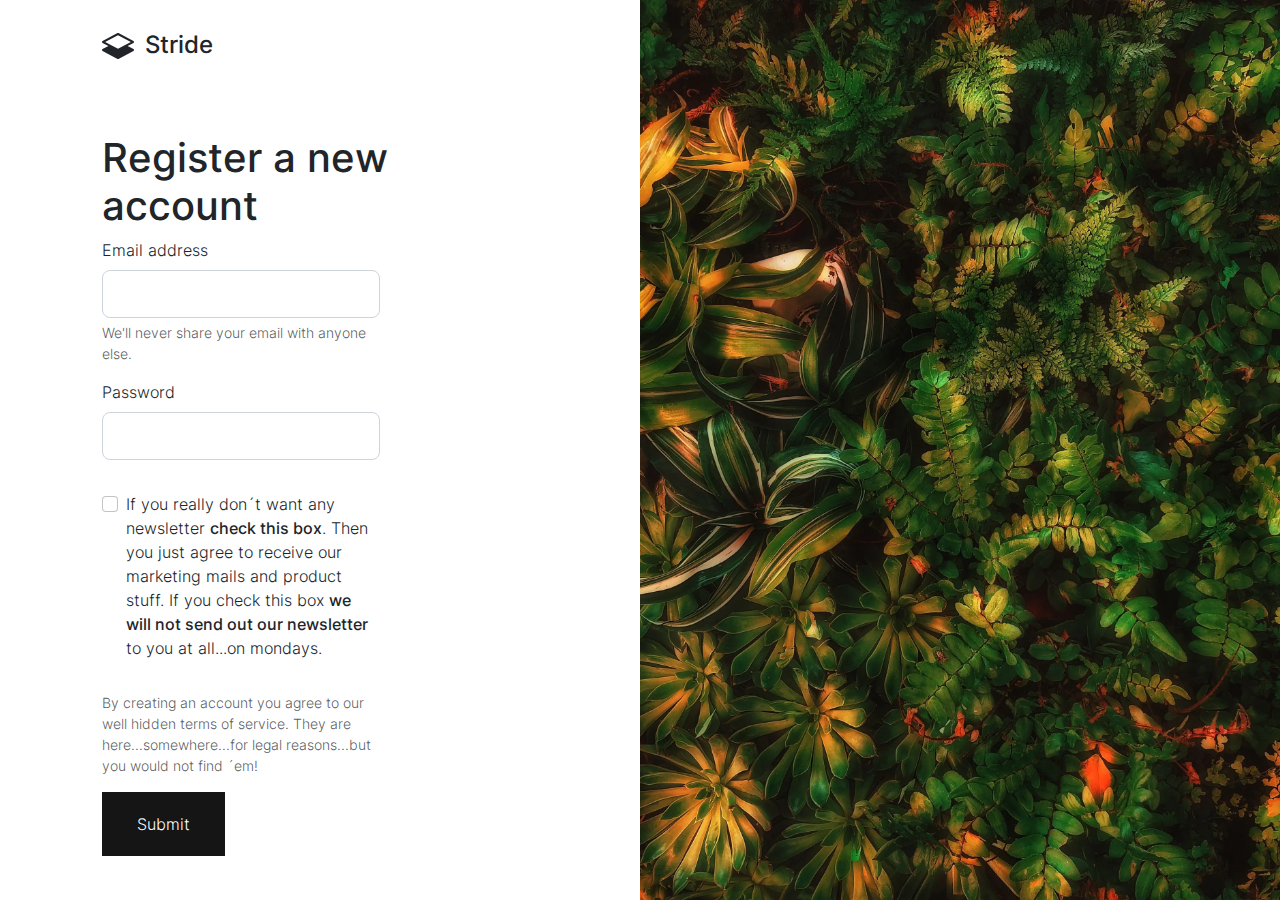
<file: register.html>
<!doctype html>
<html class="h-100" lang="en">

  <head>
      <meta charset="utf-8">
  <meta name="viewport" content="width=device-width,initial-scale=1,shrink-to-fit=no">
  <meta name="description" content="A growing collection of ready to use components for the CSS framework Bootstrap 5">
  <link rel="apple-touch-icon" sizes="180x180" href="img/apple-touch-icon.png">
  <link rel="icon" type="image/png" sizes="32x32" href="img/favicon-32x32.png">
  <link rel="icon" type="image/png" sizes="16x16" href="img/favicon-16x16.png">
  <link rel="icon" type="image/png" sizes="96x96" href="img/favicon.png">
  <meta name="author" content="Holger Koenemann">
  <meta name="generator" content="Eleventy v2.0.0">
  <meta name="HandheldFriendly" content="true">
  <title>Register a new account</title>
  <link rel="stylesheet" href="css/theme.min.css">

   <style>

/* inter-300 - latin */
@font-face {
  font-family: 'Inter';
  font-style: normal;
  font-weight: 300;
  font-display: swap;
  src: local(''),
       url('./fonts/inter-v12-latin-300.woff2') format('woff2'), /* Chrome 26+, Opera 23+, Firefox 39+ */
       url('./fonts/inter-v12-latin-300.woff') format('woff'); /* Chrome 6+, Firefox 3.6+, IE 9+, Safari 5.1+ */
}

@font-face {
  font-family: 'Inter';
  font-style: normal;
  font-weight: 500;
  font-display: swap;
  src: local(''),
       url('./fonts/inter-v12-latin-500.woff2') format('woff2'), /* Chrome 26+, Opera 23+, Firefox 39+ */
       url('./fonts/inter-v12-latin-500.woff') format('woff'); /* Chrome 6+, Firefox 3.6+, IE 9+, Safari 5.1+ */
}
@font-face {
  font-family: 'Inter';
  font-style: normal;
  font-weight: 700;
  font-display: swap;
  src: local(''),
       url('./fonts/inter-v12-latin-700.woff2') format('woff2'), /* Chrome 26+, Opera 23+, Firefox 39+ */
       url('./fonts/inter-v12-latin-700.woff') format('woff'); /* Chrome 6+, Firefox 3.6+, IE 9+, Safari 5.1+ */
}

</style>

  </head>

  <body class="d-flex h-100 w-100" data-bs-spy="scroll" data-bs-target="#navScroll">

    <div class="h-100 container-fluid">
      <div class="h-100 row d-flex align-items-stretch">
        
          <div class="col-12 col-md-7 col-lg-6 d-flex align-items-start flex-column px-vw-5">
          
            <header class="mb-auto py-vh-2 col-12">
              <a class="navbar-brand pe-4 fs-4" href="/">
  <svg xmlns="http://www.w3.org/2000/svg" width="32" height="32" fill="currentColor" class="bi bi-layers-half" viewbox="0 0 16 16">
    <path d="M8.235 1.559a.5.5 0 0 0-.47 0l-7.5 4a.5.5 0 0 0 0 .882L3.188 8 .264 9.559a.5.5 0 0 0 0 .882l7.5 4a.5.5 0 0 0 .47 0l7.5-4a.5.5 0 0 0 0-.882L12.813 8l2.922-1.559a.5.5 0 0 0 0-.882l-7.5-4zM8 9.433 1.562 6 8 2.567 14.438 6 8 9.433z"/>
  </svg>
  <span class="ms-1 fw-bolder">Stride</span>
</a>

            </header>
            <main class="mb-auto col-12">
              <h1>Register a new account</h1>
              
<form class="row">
  <div class="col-12 col-lg-10 col-xl-8">
  <div class="mb-3">
    <label for="exampleInputEmail1" class="form-label">Email address</label>
    <input type="email" class="form-control form-control-lg" id="exampleInputEmail1" aria-describedby="emailHelp">
    <div id="emailHelp" class="form-text">We'll never share your email with anyone else.</div>
  </div>
  <div class="mb-3">
    <label for="exampleInputPassword1" class="form-label">Password</label>
    <input type="password" class="form-control form-control-lg" id="exampleInputPassword1">
  </div>
  <div class="mb-3 form-check py-3">
    <input type="checkbox" class="form-check-input" id="exampleCheck1">
    <label class="form-check-label" for="exampleCheck1">If you really don´t want any newsletter <strong>check this box</strong>. Then you just agree to receive our marketing mails and product stuff. If you check this box <strong>we will not send out our newsletter</strong> to you at all...on mondays.</label>
  </div>
  <p class="small text-muted">By creating an account you agree to our well hidden terms of service. They are here...somewhere...for legal reasons...but you would not find ´em!</p>
  <button type="submit" class="btn btn-primary btn-xl">Submit</button>
</div>
</form>

            </main>
          </div>
          
            <div class="col-12 col-md-5 col-lg-6 bg-cover" style="background-image: url('./img/webp/colorful.webp');"></div>
          
        </div>

      </div></body>
    </html>
</file>
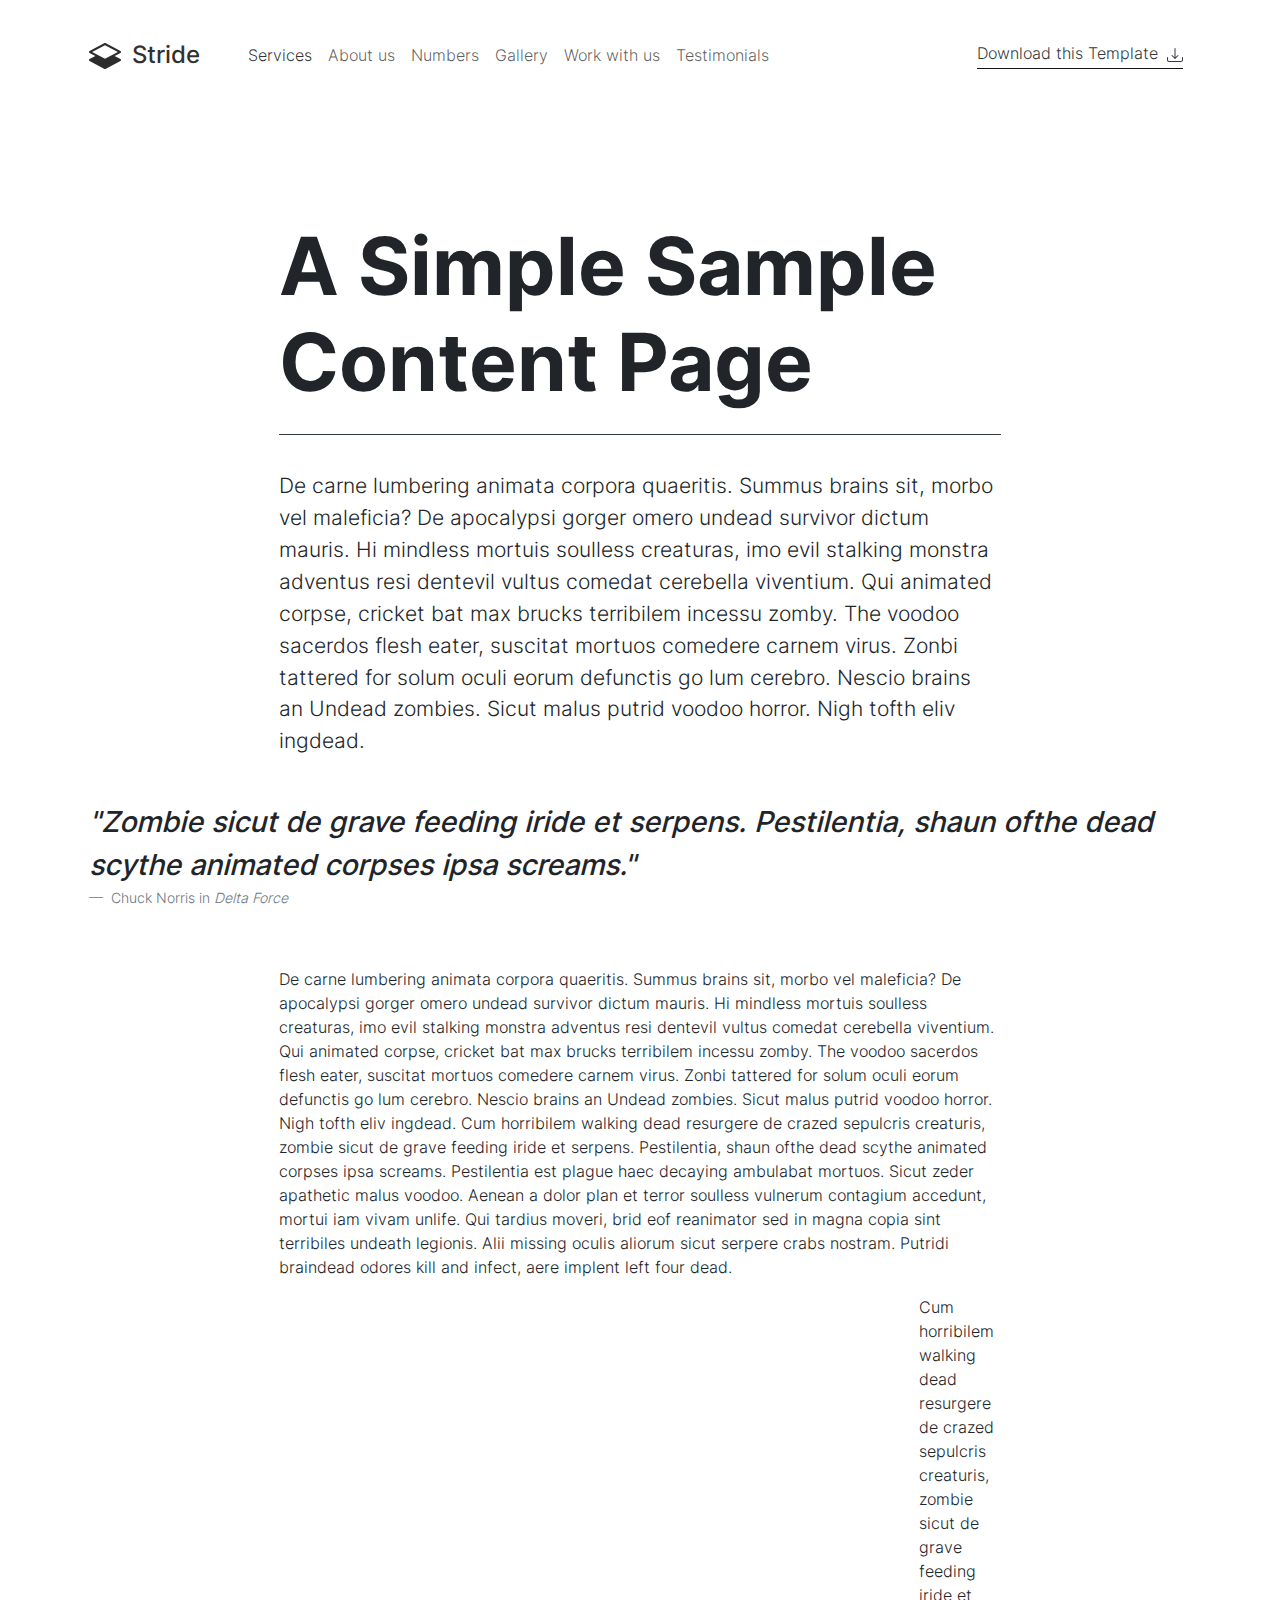
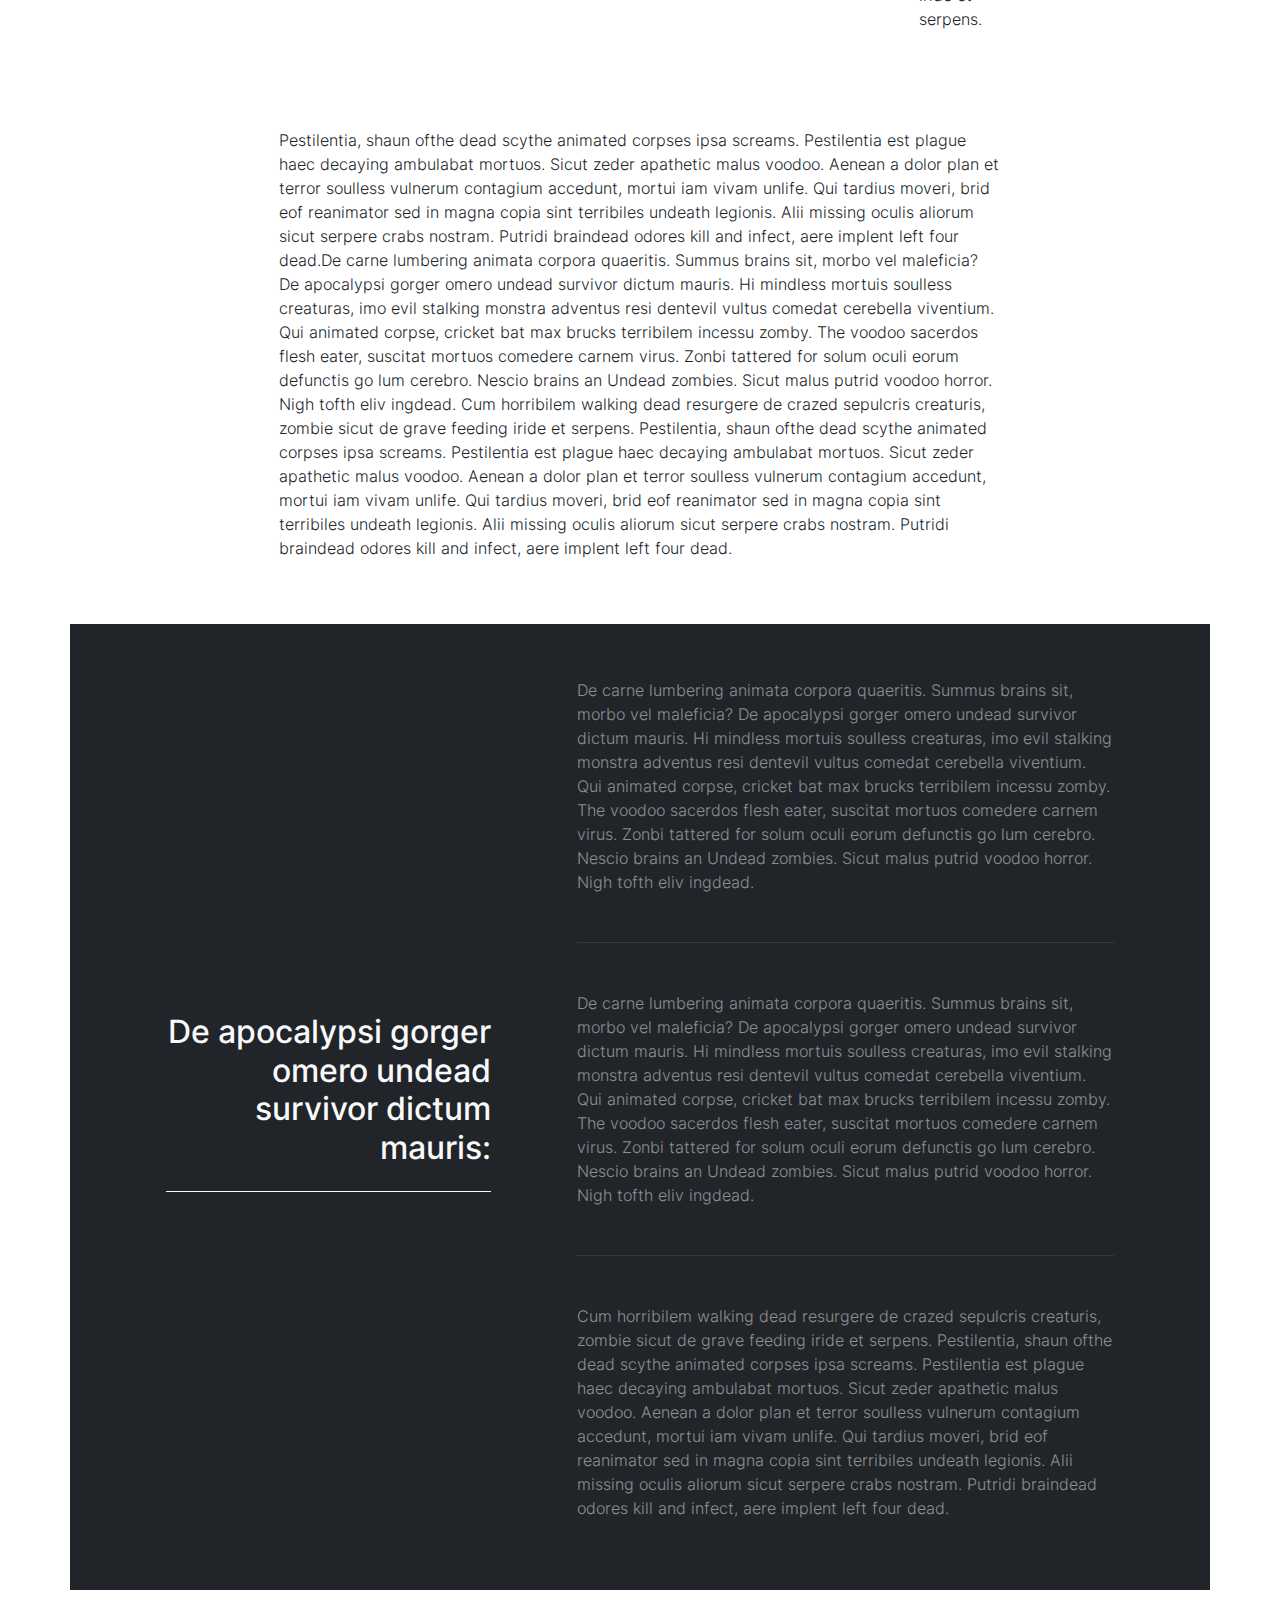
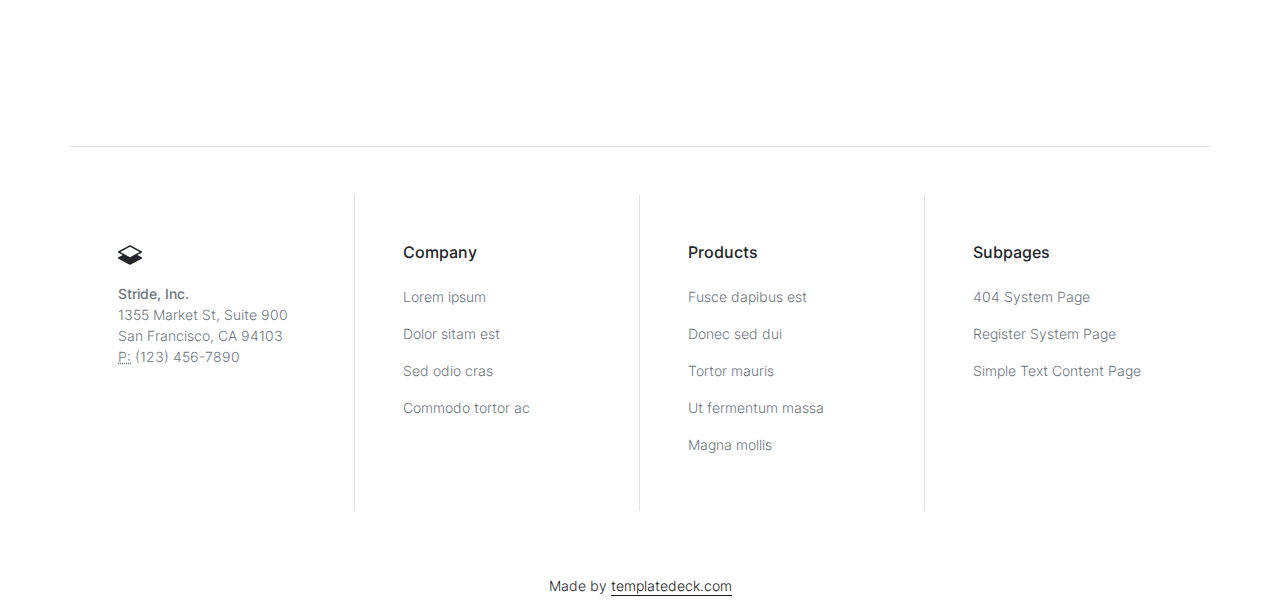
<file: Stride-HTML-Bootstrap-Template-1.1.0/content.html>
<!doctype html>
<html class="h-100" lang="en">

  <head>
      <meta charset="utf-8">
  <meta name="viewport" content="width=device-width,initial-scale=1,shrink-to-fit=no">
  <meta name="description" content="A growing collection of ready to use components for the CSS framework Bootstrap 5">
  <link rel="apple-touch-icon" sizes="180x180" href="img/apple-touch-icon.png">
  <link rel="icon" type="image/png" sizes="32x32" href="img/favicon-32x32.png">
  <link rel="icon" type="image/png" sizes="16x16" href="img/favicon-16x16.png">
  <link rel="icon" type="image/png" sizes="96x96" href="img/favicon.png">
  <meta name="author" content="Holger Koenemann">
  <meta name="generator" content="Eleventy v2.0.0">
  <meta name="HandheldFriendly" content="true">
  <title>Plain Content Sample Page</title>
  <link rel="stylesheet" href="css/theme.min.css">

   <style>

/* inter-300 - latin */
@font-face {
  font-family: 'Inter';
  font-style: normal;
  font-weight: 300;
  font-display: swap;
  src: local(''),
       url('./fonts/inter-v12-latin-300.woff2') format('woff2'), /* Chrome 26+, Opera 23+, Firefox 39+ */
       url('./fonts/inter-v12-latin-300.woff') format('woff'); /* Chrome 6+, Firefox 3.6+, IE 9+, Safari 5.1+ */
}

@font-face {
  font-family: 'Inter';
  font-style: normal;
  font-weight: 500;
  font-display: swap;
  src: local(''),
       url('./fonts/inter-v12-latin-500.woff2') format('woff2'), /* Chrome 26+, Opera 23+, Firefox 39+ */
       url('./fonts/inter-v12-latin-500.woff') format('woff'); /* Chrome 6+, Firefox 3.6+, IE 9+, Safari 5.1+ */
}
@font-face {
  font-family: 'Inter';
  font-style: normal;
  font-weight: 700;
  font-display: swap;
  src: local(''),
       url('./fonts/inter-v12-latin-700.woff2') format('woff2'), /* Chrome 26+, Opera 23+, Firefox 39+ */
       url('./fonts/inter-v12-latin-700.woff') format('woff'); /* Chrome 6+, Firefox 3.6+, IE 9+, Safari 5.1+ */
}

</style>

  </head>

  <body data-bs-spy="scroll" data-bs-target="#navScroll">

    <nav id="navScroll" class="navbar navbar-expand-lg navbar-light" tabindex="0">
  <div class="container">
    <a class="navbar-brand pe-4 fs-4" href="/">
  <svg xmlns="http://www.w3.org/2000/svg" width="32" height="32" fill="currentColor" class="bi bi-layers-half" viewbox="0 0 16 16">
    <path d="M8.235 1.559a.5.5 0 0 0-.47 0l-7.5 4a.5.5 0 0 0 0 .882L3.188 8 .264 9.559a.5.5 0 0 0 0 .882l7.5 4a.5.5 0 0 0 .47 0l7.5-4a.5.5 0 0 0 0-.882L12.813 8l2.922-1.559a.5.5 0 0 0 0-.882l-7.5-4zM8 9.433 1.562 6 8 2.567 14.438 6 8 9.433z"/>
  </svg>
  <span class="ms-1 fw-bolder">Stride</span>
</a>

    <button class="navbar-toggler" type="button" data-bs-toggle="collapse" data-bs-target="#navbarSupportedContent" aria-controls="navbarSupportedContent" aria-expanded="false" aria-label="Toggle navigation">
      <span class="navbar-toggler-icon"></span>
    </button>
    <div class="collapse navbar-collapse" id="navbarSupportedContent">
      <ul class="navbar-nav me-auto mb-2 mb-lg-0">
      <li class="nav-item">
    <a class="nav-link" href="#services" aria-label="Brings you to the frontpage">
      Services
    </a>
  </li>
  <li class="nav-item">
    <a class="nav-link" href="#aboutus">
      About us
    </a>
  </li>
  <li class="nav-item">
    <a class="nav-link" href="#numbers">
      Numbers
    </a>
  </li>
  <li class="nav-item">
    <a class="nav-link" href="#gallery">
      Gallery
    </a>
  </li>
  <li class="nav-item">
    <a class="nav-link" href="#workwithus">
      Work with us
    </a>
  </li>
  <li class="nav-item">
    <a class="nav-link" href="#testimonials">
      Testimonials
    </a>
  </li>

    </ul>
      <a href="https://templatedeck.com" data-splitbee-event="Click Download" aria-label="Download this template" class="link-dark pb-1 link-fancy me-2">
        Download this Template       <svg xmlns="http://www.w3.org/2000/svg" width="16" height="16" fill="currentColor" class="bi bi-download ms-1" viewBox="0 0 16 16">
                <path d="M.5 9.9a.5.5 0 0 1 .5.5v2.5a1 1 0 0 0 1 1h12a1 1 0 0 0 1-1v-2.5a.5.5 0 0 1 1 0v2.5a2 2 0 0 1-2 2H2a2 2 0 0 1-2-2v-2.5a.5.5 0 0 1 .5-.5z"/>
                <path d="M7.646 11.854a.5.5 0 0 0 .708 0l3-3a.5.5 0 0 0-.708-.708L8.5 10.293V1.5a.5.5 0 0 0-1 0v8.793L5.354 8.146a.5.5 0 1 0-.708.708l3 3z"/>
              </svg>
      </a>

    </div>
</div>
</nav>

    <main>
      <div class="py-vh-5 w-100 overflow-hidden" id="services">
  <div class="container">
    <div class="row d-flex justify-content-center">
      <div class="col-12 col-lg-10 col-xl-8">
        <h1 class="display-1 fw-bold border-bottom border-dark pb-4">A Simple Sample Content Page</h1>
        <p class="lead py-vh-2">De carne lumbering animata corpora quaeritis. Summus brains sit​​, morbo vel maleficia? De apocalypsi gorger omero undead survivor dictum mauris. Hi mindless mortuis soulless creaturas, imo evil stalking monstra adventus resi
          dentevil vultus comedat cerebella viventium. Qui animated corpse, cricket bat max brucks terribilem incessu zomby. The voodoo sacerdos flesh eater, suscitat mortuos comedere carnem virus. Zonbi tattered for solum oculi eorum defunctis go lum cerebro.
          Nescio brains an Undead zombies. Sicut malus putrid voodoo horror. Nigh tofth eliv ingdead.
        </p>
      </div>
      <div class="col-12">
        <figure class="py-vh-2 pt-0">
          <blockquote class="blockquote blockquote-xl">
            <p>"Zombie sicut de grave feeding iride et serpens. Pestilentia, shaun ofthe dead scythe animated corpses ipsa screams."</p>
          </blockquote>
          <figcaption class="blockquote-footer">
            Chuck Norris in
            <cite title="Source Title">Delta Force</cite>
          </figcaption>
        </figure>
      </div>
      <div class="col-12 col-lg-10 col-xl-8">
        <p>De carne lumbering animata corpora quaeritis. Summus brains sit​​, morbo vel maleficia? De apocalypsi gorger omero undead survivor dictum mauris. Hi mindless mortuis soulless creaturas, imo evil stalking monstra adventus resi dentevil vultus
          comedat cerebella viventium. Qui animated corpse, cricket bat max brucks terribilem incessu zomby. The voodoo sacerdos flesh eater, suscitat mortuos comedere carnem virus. Zonbi tattered for solum oculi eorum defunctis go lum cerebro. Nescio brains
          an Undead zombies. Sicut malus putrid voodoo horror. Nigh tofth eliv ingdead. Cum horribilem walking dead resurgere de crazed sepulcris creaturis, zombie sicut de grave feeding iride et serpens. Pestilentia, shaun ofthe dead scythe animated corpses
          ipsa screams. Pestilentia est plague haec decaying ambulabat mortuos. Sicut zeder apathetic malus voodoo. Aenean a dolor plan et terror soulless vulnerum contagium accedunt, mortui iam vivam unlife. Qui tardius moveri, brid eof reanimator sed in
          magna copia sint terribiles undeath legionis. Alii missing oculis aliorum sicut serpere crabs nostram. Putridi braindead odores kill and infect, aere implent left four dead.

        </p>
      </div>

      <div class="col-12 col-lg-10 col-xl-8">

        <p>
          <img src="img/webp/people15.webp" class="img-fluid float-start p-3 pt-0 ps-0" alt="article image" data-aos="fade">Cum horribilem walking dead resurgere de crazed sepulcris creaturis, zombie sicut de grave feeding iride et serpens.
            Pestilentia, shaun ofthe dead scythe animated corpses ipsa screams. Pestilentia est plague haec decaying ambulabat mortuos. Sicut zeder apathetic malus voodoo. Aenean a dolor plan et terror soulless vulnerum contagium accedunt, mortui iam vivam
            unlife. Qui tardius moveri, brid eof reanimator sed in magna copia sint terribiles undeath legionis. Alii missing oculis aliorum sicut serpere crabs nostram. Putridi braindead odores kill and infect, aere implent left four dead.De carne lumbering
            animata corpora quaeritis. Summus brains sit​​, morbo vel maleficia? De apocalypsi gorger omero undead survivor dictum mauris. Hi mindless mortuis soulless creaturas, imo evil stalking monstra adventus resi dentevil vultus comedat cerebella
            viventium. Qui animated corpse, cricket bat max brucks terribilem incessu zomby. The voodoo sacerdos flesh eater, suscitat mortuos comedere carnem virus. Zonbi tattered for solum oculi eorum defunctis go lum cerebro. Nescio brains an Undead zombies.
            Sicut malus putrid voodoo horror. Nigh tofth eliv ingdead. Cum horribilem walking dead resurgere de crazed sepulcris creaturis, zombie sicut de grave feeding iride et serpens. Pestilentia, shaun ofthe dead scythe animated corpses ipsa screams.
            Pestilentia est plague haec decaying ambulabat mortuos. Sicut zeder apathetic malus voodoo. Aenean a dolor plan et terror soulless vulnerum contagium accedunt, mortui iam vivam unlife. Qui tardius moveri, brid eof reanimator sed in magna copia sint
            terribiles undeath legionis. Alii missing oculis aliorum sicut serpere crabs nostram. Putridi braindead odores kill and infect, aere implent left four dead.

        </p>
      </div>
      <div class="col-12 py-vh-3 my-5 bg-gray-900 text-light px-5">
        <div class="row d-flex align-items-center px-5">
          <div class="col-12 col-lg-5 text-end d-flex justify-content-end">
            <h2 class="border-bottom border-light pb-4 text-end me-5">De apocalypsi gorger omero undead survivor dictum mauris:</h2>
          </div>
          <div class="col-12 col-lg-7">
            <p class="border-bottom border-dark pb-5 mb-5 text-light" style="--bs-text-opacity: .5;">De carne lumbering animata corpora quaeritis. Summus brains sit​​, morbo vel maleficia? De apocalypsi gorger omero undead survivor dictum mauris. Hi mindless
              mortuis soulless creaturas, imo evil stalking monstra adventus resi dentevil vultus comedat cerebella viventium. Qui animated corpse, cricket bat max brucks terribilem incessu zomby. The voodoo sacerdos flesh eater, suscitat mortuos comedere carnem
              virus. Zonbi tattered for solum oculi eorum defunctis go lum cerebro. Nescio brains an Undead zombies. Sicut malus putrid voodoo horror. Nigh tofth eliv ingdead.
            </p>
            <p class="border-bottom border-dark pb-5 mb-5 text-light" style="--bs-text-opacity: .5;">De carne lumbering animata corpora quaeritis. Summus brains sit​​, morbo vel maleficia? De apocalypsi gorger omero undead survivor dictum mauris. Hi mindless
              mortuis soulless creaturas, imo evil stalking monstra adventus resi dentevil vultus comedat cerebella viventium. Qui animated corpse, cricket bat max brucks terribilem incessu zomby. The voodoo sacerdos flesh eater, suscitat mortuos comedere carnem
              virus. Zonbi tattered for solum oculi eorum defunctis go lum cerebro. Nescio brains an Undead zombies. Sicut malus putrid voodoo horror. Nigh tofth eliv ingdead.
            </p>
            <p class="text-light" style="--bs-text-opacity: .5;">
              Cum horribilem walking dead resurgere de crazed sepulcris creaturis, zombie sicut de grave feeding iride et serpens. Pestilentia, shaun ofthe dead scythe animated corpses ipsa screams. Pestilentia est plague haec decaying ambulabat mortuos. Sicut
              zeder apathetic malus voodoo. Aenean a dolor plan et terror soulless vulnerum contagium accedunt, mortui iam vivam unlife. Qui tardius moveri, brid eof reanimator sed in magna copia sint terribiles undeath legionis. Alii missing oculis aliorum sicut
              serpere crabs nostram. Putridi braindead odores kill and infect, aere implent left four dead.
            </p>
          </div>
        </div>
      </div>
    </div>
  </div>
</div>

    </main>

    <footer>
  <div class="container small border-top">
    <div class="row py-5 d-flex justify-content-between">

<div class="col-12 col-lg-6 col-xl-3 border-end p-5">
  <svg xmlns="http://www.w3.org/2000/svg" width="24" height="24" fill="currentColor" class="bi bi-layers-half" viewbox="0 0 16 16">
    <path d="M8.235 1.559a.5.5 0 0 0-.47 0l-7.5 4a.5.5 0 0 0 0 .882L3.188 8 .264 9.559a.5.5 0 0 0 0 .882l7.5 4a.5.5 0 0 0 .47 0l7.5-4a.5.5 0 0 0 0-.882L12.813 8l2.922-1.559a.5.5 0 0 0 0-.882l-7.5-4zM8 9.433 1.562 6 8 2.567 14.438 6 8 9.433z"/>
  </svg>
  <address class="text-secondary mt-3">
    <strong>Stride, Inc.</strong><br>
    1355 Market St, Suite 900<br>
    San Francisco, CA 94103<br>
    <abbr title="Phone">P:</abbr>
    (123) 456-7890
  </address>
</div>
<div class="col-12 col-lg-6 col-xl-3 border-end p-5">
  <h3 class="h6 mb-3">Company</h3>
  <ul class="nav flex-column">
    <li class="nav-item">
      <a class="nav-link link-secondary ps-0" aria-current="page" href="#">Lorem ipsum</a>
    </li>
    <li class="nav-item">
      <a class="nav-link link-secondary ps-0" href="#">Dolor sitam est</a>
    </li>
    <li class="nav-item">
      <a class="nav-link link-secondary ps-0" href="#">Sed odio cras</a>
    </li>
    <li class="nav-item">
      <a class="nav-link link-secondary ps-0" href="#">Commodo tortor ac</a>
    </li>
  </ul>
</div>
<div class="col-12 col-lg-6 col-xl-3 border-end p-5">
  <h3 class="h6 mb-3">Products</h3>
  <ul class="nav flex-column">
    <li class="nav-item">
      <a class="nav-link link-secondary ps-0" aria-current="page" href="#">Fusce dapibus est</a>
    </li>
    <li class="nav-item">
      <a class="nav-link link-secondary ps-0" href="#">Donec sed dui</a>
    </li>
    <li class="nav-item">
      <a class="nav-link link-secondary ps-0" href="#">Tortor mauris</a>
    </li>
    <li class="nav-item">
      <a class="nav-link link-secondary ps-0" href="#">Ut fermentum massa</a>
    </li>

    <li class="nav-item">
      <a class="nav-link link-secondary ps-0" href="#">Magna mollis</a>
    </li>
  </ul>
</div>
<div class="col-12 col-lg-6 col-xl-3 p-5">
  <h3 class="h6 mb-3">Subpages</h3>
  <ul class="nav flex-column">
    <li class="nav-item">
      <a class="nav-link link-secondary ps-0" aria-current="page" href="404.html">404 System Page</a>
      <a class="nav-link link-secondary ps-0" aria-current="page" href="register.html">Register System Page</a>
            <a class="nav-link link-secondary ps-0" aria-current="page" href="content.html">Simple Text Content Page</a>
    </li>
  </ul>
</div>
</div>
</div>

<div class="container text-center py-3 small">Made by <a href="https://templatedeck.com" class="link-fancy" target="_blank">templatedeck.com</a>
</div>
</footer>

    <script src="js/bootstrap.bundle.min.js"></script>
<script src="js/aos.js"></script>
 <script>
 AOS.init({
   duration: 800, // values from 0 to 3000, with step 50ms
 });
 </script>

 <script>
  let scrollpos = window.scrollY
  const header = document.querySelector(".navbar")
  const header_height = header.offsetHeight

  const add_class_on_scroll = () => header.classList.add("scrolled", "shadow-sm")
  const remove_class_on_scroll = () => header.classList.remove("scrolled", "shadow-sm")

  window.addEventListener('scroll', function() {
    scrollpos = window.scrollY;

    if (scrollpos >= header_height) { add_class_on_scroll() }
    else { remove_class_on_scroll() }

    console.log(scrollpos)
  })
</script>

  </body>
</html>
</file>
<file: css/style.css>
body {
    margin: 0;
}

#container {
    width: 100vw;
    height: 100vh;
    background: url('../img/site_em_construcao.jpg');
    background-size: contain;

}
</file>
<file: Stride-HTML-Bootstrap-Template-1.1.0/css/theme.min.css>
/*!
 * Bootstrap v5.2.0-beta1 (https://getbootstrap.com/)
 * Copyright 2011-2022 The Bootstrap Authors
 * Copyright 2011-2022 Twitter, Inc.
 * Licensed under MIT (https://github.com/twbs/bootstrap/blob/main/LICENSE)
 */:root{--bs-blue:#1717e5;--bs-indigo:#6610f2;--bs-purple:#6f42c1;--bs-pink:#d63384;--bs-red:#dc3545;--bs-orange:#fd7e14;--bs-yellow:#ffc107;--bs-green:#198754;--bs-teal:#20c997;--bs-cyan:#0dcaf0;--bs-white:#fff;--bs-gray:#6c757d;--bs-gray-dark:#343a40;--bs-gray-100:#f8f9fa;--bs-gray-200:#e9ecef;--bs-gray-300:#dee2e6;--bs-gray-400:#ced4da;--bs-gray-500:#adb5bd;--bs-gray-600:#6c757d;--bs-gray-700:#495057;--bs-gray-800:#343a40;--bs-gray-900:#212529;--bs-primary:#151515;--bs-secondary:#6c757d;--bs-success:#198754;--bs-info:#0dcaf0;--bs-warning:#fd7e14;--bs-danger:#dc3545;--bs-light:#f8f9fa;--bs-dark:#343a40;--bs-primary-rgb:21,21,21;--bs-secondary-rgb:108,117,125;--bs-success-rgb:25,135,84;--bs-info-rgb:13,202,240;--bs-warning-rgb:253,126,20;--bs-danger-rgb:220,53,69;--bs-light-rgb:248,249,250;--bs-dark-rgb:52,58,64;--bs-white-rgb:255,255,255;--bs-black-rgb:21,21,21;--bs-body-color-rgb:33,37,41;--bs-body-bg-rgb:255,255,255;--bs-font-sans-serif:"Inter",system-ui,-apple-system,"Segoe UI",Roboto,"Helvetica Neue",Arial,"Noto Sans",sans-serif,"Apple Color Emoji","Segoe UI Emoji","Segoe UI Symbol","Noto Color Emoji";--bs-font-monospace:SFMono-Regular,Menlo,Monaco,Consolas,"Liberation Mono","Courier New",monospace;--bs-gradient:linear-gradient(180deg, rgba(255, 255, 255, 0.15), rgba(255, 255, 255, 0));--bs-body-font-family:var(--bs-font-sans-serif);--bs-body-font-size:1rem;--bs-body-font-weight:300;--bs-body-line-height:1.5;--bs-body-color:#212529;--bs-body-bg:#fff;--bs-border-width:1px;--bs-border-style:solid;--bs-border-color:#dee2e6;--bs-border-color-translucent:rgba(21, 21, 21, 0.175);--bs-border-radius:0px;--bs-border-radius-sm:0.25rem;--bs-border-radius-lg:0.5rem;--bs-border-radius-xl:1rem;--bs-border-radius-2xl:2rem;--bs-border-radius-pill:50rem;--bs-link-color:#151515;--bs-link-hover-color:#111111;--bs-code-color:#d63384;--bs-highlight-bg:#fff3cd}*,::after,::before{box-sizing:border-box}@media (prefers-reduced-motion:no-preference){:root{scroll-behavior:smooth}}body{margin:0;font-family:var(--bs-body-font-family);font-size:var(--bs-body-font-size);font-weight:var(--bs-body-font-weight);line-height:var(--bs-body-line-height);color:var(--bs-body-color);text-align:var(--bs-body-text-align);background-color:var(--bs-body-bg);-webkit-text-size-adjust:100%;-webkit-tap-highlight-color:rgba(21,21,21,0)}hr{margin:1rem 0;color:inherit;border:0;border-top:1px solid;opacity:.25}.h1,.h2,.h3,.h4,.h5,.h6,h1,h2,h3,h4,h5,h6{margin-top:0;margin-bottom:.5rem;font-weight:500;line-height:1.2;color:var(--bs-heading-color)}.h1,h1{font-size:calc(1.375rem + 1.5vw)}@media (min-width:1200px){.h1,h1{font-size:2.5rem}}.h2,h2{font-size:calc(1.325rem + .9vw)}@media (min-width:1200px){.h2,h2{font-size:2rem}}.h3,h3{font-size:calc(1.3rem + .6vw)}@media (min-width:1200px){.h3,h3{font-size:1.75rem}}.h4,h4{font-size:calc(1.275rem + .3vw)}@media (min-width:1200px){.h4,h4{font-size:1.5rem}}.h5,h5{font-size:1.25rem}.h6,h6{font-size:1rem}p{margin-top:0;margin-bottom:1rem}abbr[title]{text-decoration:underline dotted;cursor:help;text-decoration-skip-ink:none}address{margin-bottom:1rem;font-style:normal;line-height:inherit}ul{padding-left:2rem}ul{margin-top:0;margin-bottom:1rem}ul ul{margin-bottom:0}blockquote{margin:0 0 1rem}b,strong{font-weight:bolder}.small,small{font-size:.875em}a{color:var(--bs-link-color);text-decoration:underline}a:hover{color:var(--bs-link-hover-color)}a:not([href]):not([class]),a:not([href]):not([class]):hover{color:inherit;text-decoration:none}code{font-family:var(--bs-font-monospace);font-size:1em}code{font-size:.875em;color:var(--bs-code-color);word-wrap:break-word}a>code{color:inherit}figure{margin:0 0 1rem}img,svg{vertical-align:middle}label{display:inline-block}button{border-radius:0}button:focus:not(:focus-visible){outline:0}button,input{margin:0;font-family:inherit;font-size:inherit;line-height:inherit}button{text-transform:none}[type=button],[type=submit],button{-webkit-appearance:button}[type=button]:not(:disabled),[type=submit]:not(:disabled),button:not(:disabled){cursor:pointer}::-moz-focus-inner{padding:0;border-style:none}::-webkit-datetime-edit-day-field,::-webkit-datetime-edit-fields-wrapper,::-webkit-datetime-edit-hour-field,::-webkit-datetime-edit-minute,::-webkit-datetime-edit-month-field,::-webkit-datetime-edit-text,::-webkit-datetime-edit-year-field{padding:0}::-webkit-inner-spin-button{height:auto}::-webkit-search-decoration{-webkit-appearance:none}::-webkit-color-swatch-wrapper{padding:0}::file-selector-button{font:inherit;-webkit-appearance:button}[hidden]{display:none!important}.lead{font-size:calc(1.258rem + .096vw);font-weight:300}@media (min-width:1200px){.lead{font-size:1.33rem}}.display-1{font-size:calc(1.625rem + 4.5vw);font-weight:300;line-height:1.2}@media (min-width:1200px){.display-1{font-size:5rem}}.display-2{font-size:calc(1.575rem + 3.9vw);font-weight:300;line-height:1.2}@media (min-width:1200px){.display-2{font-size:4.5rem}}.display-3{font-size:calc(1.525rem + 3.3vw);font-weight:300;line-height:1.2}@media (min-width:1200px){.display-3{font-size:4rem}}.display-4{font-size:calc(1.475rem + 2.7vw);font-weight:300;line-height:1.2}@media (min-width:1200px){.display-4{font-size:3.5rem}}.display-5{font-size:calc(1.425rem + 2.1vw);font-weight:300;line-height:1.2}@media (min-width:1200px){.display-5{font-size:3rem}}.display-6{font-size:calc(1.375rem + 1.5vw);font-weight:300;line-height:1.2}@media (min-width:1200px){.display-6{font-size:2.5rem}}.list-unstyled{padding-left:0;list-style:none}.blockquote{margin-bottom:1rem;font-size:1.25rem}.blockquote>:last-child{margin-bottom:0}.blockquote-footer{margin-top:-1rem;margin-bottom:1rem;font-size:.875em;color:#6c757d}.blockquote-footer::before{content:"\2014\00A0"}.img-fluid{max-width:100%;height:auto}.figure{display:inline-block}.container,.container-fluid{--bs-gutter-x:3vw;--bs-gutter-y:0;width:100%;padding-right:calc(var(--bs-gutter-x) * .5);padding-left:calc(var(--bs-gutter-x) * .5);margin-right:auto;margin-left:auto}@media (min-width:576px){.container{max-width:540px}}@media (min-width:768px){.container{max-width:720px}}@media (min-width:992px){.container{max-width:960px}}@media (min-width:1200px){.container{max-width:1140px}}@media (min-width:1680px){.container{max-width:1600px}}.row{--bs-gutter-x:3vw;--bs-gutter-y:0;display:flex;flex-wrap:wrap;margin-top:calc(-1 * var(--bs-gutter-y));margin-right:calc(-.5 * var(--bs-gutter-x));margin-left:calc(-.5 * var(--bs-gutter-x))}.row>*{flex-shrink:0;width:100%;max-width:100%;padding-right:calc(var(--bs-gutter-x) * .5);padding-left:calc(var(--bs-gutter-x) * .5);margin-top:var(--bs-gutter-y)}.col{flex:1 0 0%}.row-cols-1>*{flex:0 0 auto;width:100%}.col-auto{flex:0 0 auto;width:auto}.col-4{flex:0 0 auto;width:33.33333%}.col-5{flex:0 0 auto;width:41.66667%}.col-6{flex:0 0 auto;width:50%}.col-7{flex:0 0 auto;width:58.33333%}.col-10{flex:0 0 auto;width:83.33333%}.col-12{flex:0 0 auto;width:100%}.g-0,.gx-0{--bs-gutter-x:0}.g-0{--bs-gutter-y:0}.gx-3{--bs-gutter-x:1rem}.gx-4{--bs-gutter-x:1.5rem}.g-5,.gx-5{--bs-gutter-x:3rem}.g-5{--bs-gutter-y:3rem}@media (min-width:768px){.col-md{flex:1 0 0%}.row-cols-md-2>*{flex:0 0 auto;width:50%}.col-md-auto{flex:0 0 auto;width:auto}.col-md-2{flex:0 0 auto;width:16.66667%}.col-md-3{flex:0 0 auto;width:25%}.col-md-4{flex:0 0 auto;width:33.33333%}.col-md-5{flex:0 0 auto;width:41.66667%}.col-md-6{flex:0 0 auto;width:50%}.col-md-7{flex:0 0 auto;width:58.33333%}.col-md-9{flex:0 0 auto;width:75%}.col-md-11{flex:0 0 auto;width:91.66667%}.offset-md-1{margin-left:8.33333%}}@media (min-width:992px){.col-lg-3{flex:0 0 auto;width:25%}.col-lg-4{flex:0 0 auto;width:33.33333%}.col-lg-5{flex:0 0 auto;width:41.66667%}.col-lg-6{flex:0 0 auto;width:50%}.col-lg-7{flex:0 0 auto;width:58.33333%}.col-lg-8{flex:0 0 auto;width:66.66667%}.col-lg-10{flex:0 0 auto;width:83.33333%}.col-lg-12{flex:0 0 auto;width:100%}.offset-lg-1{margin-left:8.33333%}}@media (min-width:1200px){.col-xl-3{flex:0 0 auto;width:25%}.col-xl-4{flex:0 0 auto;width:33.33333%}.col-xl-6{flex:0 0 auto;width:50%}.col-xl-8{flex:0 0 auto;width:66.66667%}}.form-label{margin-bottom:.5rem}.form-text{margin-top:.25rem;font-size:.875em;color:rgba(var(--bs-body-color-rgb),.75)}.form-control{display:block;width:100%;padding:.375rem .75rem;font-size:1rem;font-weight:300;line-height:1.5;color:#212529;background-color:#fff;background-clip:padding-box;border:1px solid #ced4da;appearance:none;border-radius:0;transition:border-color .15s ease-in-out,box-shadow .15s ease-in-out}@media (prefers-reduced-motion:reduce){.form-control{transition:none}}.form-control:focus{color:#212529;background-color:#fff;border-color:#8a8a8a;outline:0;box-shadow:0 0 0 .25rem rgba(21,21,21,.25)}.form-control::-webkit-date-and-time-value{height:1.5em}.form-control::placeholder{color:#6c757d;opacity:1}.form-control:disabled{background-color:#e9ecef;opacity:1}.form-control::file-selector-button{padding:.375rem .75rem;margin:-.375rem -.75rem;margin-inline-end:.75rem;color:#212529;background-color:#e9ecef;pointer-events:none;border-color:inherit;border-style:solid;border-width:0;border-inline-end-width:1px;border-radius:0;transition:color .15s ease-in-out,background-color .15s ease-in-out,border-color .15s ease-in-out,box-shadow .15s ease-in-out}@media (prefers-reduced-motion:reduce){.form-control::file-selector-button{transition:none}}.form-control:hover:not(:disabled):not([readonly])::file-selector-button{background-color:#dde0e3}.form-control-lg{min-height:calc(1.5em + 1rem + 2px);padding:.5rem 1rem;font-size:1.25rem;border-radius:.5rem}.form-control-lg::file-selector-button{padding:.5rem 1rem;margin:-.5rem -1rem;margin-inline-end:1rem}.form-check{display:block;min-height:1.5rem;padding-left:1.5em;margin-bottom:.125rem}.form-check .form-check-input{float:left;margin-left:-1.5em}.form-check-input{width:1em;height:1em;margin-top:.25em;vertical-align:top;background-color:#fff;background-repeat:no-repeat;background-position:center;background-size:contain;border:1px solid rgba(21,21,21,.25);appearance:none;print-color-adjust:exact}.form-check-input[type=checkbox]{border-radius:.25em}.form-check-input:active{filter:brightness(90%)}.form-check-input:focus{border-color:#8a8a8a;outline:0;box-shadow:0 0 0 .25rem rgba(21,21,21,.25)}.form-check-input:checked{background-color:#151515;border-color:#151515}.form-check-input:checked[type=checkbox]{background-image:url("data:image/svg+xml,%3csvg xmlns='http://www.w3.org/2000/svg' viewBox='0 0 20 20'%3e%3cpath fill='none' stroke='%23fff' stroke-linecap='round' stroke-linejoin='round' stroke-width='3' d='m6 10 3 3 6-6'/%3e%3c/svg%3e")}.form-check-input[type=checkbox]:indeterminate{background-color:#151515;border-color:#151515;background-image:url("data:image/svg+xml,%3csvg xmlns='http://www.w3.org/2000/svg' viewBox='0 0 20 20'%3e%3cpath fill='none' stroke='%23fff' stroke-linecap='round' stroke-linejoin='round' stroke-width='3' d='M6 10h8'/%3e%3c/svg%3e")}.form-check-input:disabled{pointer-events:none;filter:none;opacity:.5}.form-check-input:disabled~.form-check-label{cursor:default;opacity:.5}.form-floating{position:relative}.form-floating>.form-control{height:calc(3.5rem + 2px);line-height:1.25}.form-floating>label{position:absolute;top:0;left:0;height:100%;padding:1rem .75rem;pointer-events:none;border:1px solid transparent;transform-origin:0 0;transition:opacity .1s ease-in-out,transform .1s ease-in-out}@media (prefers-reduced-motion:reduce){.form-floating>label{transition:none}}.form-floating>.form-control{padding:1rem .75rem}.form-floating>.form-control::placeholder{color:transparent}.form-floating>.form-control:focus,.form-floating>.form-control:not(:placeholder-shown){padding-top:1.625rem;padding-bottom:.625rem}.form-floating>.form-control:-webkit-autofill{padding-top:1.625rem;padding-bottom:.625rem}.form-floating>.form-control:focus~label,.form-floating>.form-control:not(:placeholder-shown)~label{opacity:.65;transform:scale(.85) translateY(-.5rem) translateX(.15rem)}.form-floating>.form-control:-webkit-autofill~label{opacity:.65;transform:scale(.85) translateY(-.5rem) translateX(.15rem)}.btn{--bs-btn-padding-x:0.75rem;--bs-btn-padding-y:0.375rem;--bs-btn-font-size:1rem;--bs-btn-font-weight:300;--bs-btn-line-height:1.5;--bs-btn-color:#212529;--bs-btn-bg:transparent;--bs-btn-border-width:1px;--bs-btn-border-color:transparent;--bs-btn-border-radius:0px;--bs-btn-box-shadow:inset 0 1px 0 rgba(255, 255, 255, 0.15),0 1px 1px rgba(21, 21, 21, 0.075);--bs-btn-disabled-opacity:0.65;--bs-btn-focus-box-shadow:0 0 0 0.25rem rgba(var(--bs-btn-focus-shadow-rgb), .5);display:inline-block;padding:var(--bs-btn-padding-y) var(--bs-btn-padding-x);font-family:var(--bs-btn-font-family);font-size:var(--bs-btn-font-size);font-weight:var(--bs-btn-font-weight);line-height:var(--bs-btn-line-height);color:var(--bs-btn-color);text-align:center;text-decoration:none;vertical-align:middle;cursor:pointer;user-select:none;border:var(--bs-btn-border-width) solid var(--bs-btn-border-color);border-radius:var(--bs-btn-border-radius);background-color:var(--bs-btn-bg);transition:color .15s ease-in-out,background-color .15s ease-in-out,border-color .15s ease-in-out,box-shadow .15s ease-in-out}@media (prefers-reduced-motion:reduce){.btn{transition:none}}.btn:hover{color:var(--bs-btn-hover-color);background-color:var(--bs-btn-hover-bg);border-color:var(--bs-btn-hover-border-color)}.btn:focus{color:var(--bs-btn-hover-color);background-color:var(--bs-btn-hover-bg);border-color:var(--bs-btn-hover-border-color);outline:0;box-shadow:var(--bs-btn-focus-box-shadow)}.btn.active,.btn.show,.btn:active{color:var(--bs-btn-active-color);background-color:var(--bs-btn-active-bg);border-color:var(--bs-btn-active-border-color)}.btn.active:focus,.btn.show:focus,.btn:active:focus{box-shadow:var(--bs-btn-focus-box-shadow)}.btn:disabled{color:var(--bs-btn-disabled-color);pointer-events:none;background-color:var(--bs-btn-disabled-bg);border-color:var(--bs-btn-disabled-border-color);opacity:var(--bs-btn-disabled-opacity)}.btn-primary{--bs-btn-color:#fff;--bs-btn-bg:#151515;--bs-btn-border-color:#151515;--bs-btn-hover-color:#fff;--bs-btn-hover-bg:#121212;--bs-btn-hover-border-color:#111111;--bs-btn-focus-shadow-rgb:56,56,56;--bs-btn-active-color:#fff;--bs-btn-active-bg:#111111;--bs-btn-active-border-color:#101010;--bs-btn-active-shadow:inset 0 3px 5px rgba(21, 21, 21, 0.125);--bs-btn-disabled-color:#fff;--bs-btn-disabled-bg:#151515;--bs-btn-disabled-border-color:#151515}.btn-warning{--bs-btn-color:#151515;--bs-btn-bg:#fd7e14;--bs-btn-border-color:#fd7e14;--bs-btn-hover-color:#151515;--bs-btn-hover-bg:#fd9137;--bs-btn-hover-border-color:#fd8b2c;--bs-btn-focus-shadow-rgb:218,110,20;--bs-btn-active-color:#151515;--bs-btn-active-bg:#fd9843;--bs-btn-active-border-color:#fd8b2c;--bs-btn-active-shadow:inset 0 3px 5px rgba(21, 21, 21, 0.125);--bs-btn-disabled-color:#151515;--bs-btn-disabled-bg:#fd7e14;--bs-btn-disabled-border-color:#fd7e14}.btn-light{--bs-btn-color:#151515;--bs-btn-bg:#f8f9fa;--bs-btn-border-color:#f8f9fa;--bs-btn-hover-color:#151515;--bs-btn-hover-bg:#f9fafb;--bs-btn-hover-border-color:#f9fafb;--bs-btn-focus-shadow-rgb:214,215,216;--bs-btn-active-color:#151515;--bs-btn-active-bg:#f9fafb;--bs-btn-active-border-color:#f9fafb;--bs-btn-active-shadow:inset 0 3px 5px rgba(21, 21, 21, 0.125);--bs-btn-disabled-color:#151515;--bs-btn-disabled-bg:#f8f9fa;--bs-btn-disabled-border-color:#f8f9fa}.btn-dark{--bs-btn-color:#fff;--bs-btn-bg:#343a40;--bs-btn-border-color:#343a40;--bs-btn-hover-color:#fff;--bs-btn-hover-bg:#2c3136;--bs-btn-hover-border-color:#2a2e33;--bs-btn-focus-shadow-rgb:82,88,93;--bs-btn-active-color:#fff;--bs-btn-active-bg:#2a2e33;--bs-btn-active-border-color:#272c30;--bs-btn-active-shadow:inset 0 3px 5px rgba(21, 21, 21, 0.125);--bs-btn-disabled-color:#fff;--bs-btn-disabled-bg:#343a40;--bs-btn-disabled-border-color:#343a40}.btn-outline-primary{--bs-btn-color:#151515;--bs-btn-border-color:#151515;--bs-btn-hover-color:#fff;--bs-btn-hover-bg:#151515;--bs-btn-hover-border-color:#151515;--bs-btn-focus-shadow-rgb:21,21,21;--bs-btn-active-color:#fff;--bs-btn-active-bg:#151515;--bs-btn-active-border-color:#151515;--bs-btn-active-shadow:inset 0 3px 5px rgba(21, 21, 21, 0.125);--bs-btn-disabled-color:#151515;--bs-btn-disabled-bg:transparent;--bs-gradient:none}.btn-lg{--bs-btn-padding-y:0.5rem;--bs-btn-padding-x:1rem;--bs-btn-font-size:1.25rem;--bs-btn-border-radius:0.5rem}.fade{transition:opacity .15s linear}@media (prefers-reduced-motion:reduce){.fade{transition:none}}.fade:not(.show){opacity:0}.collapse:not(.show){display:none}.collapsing{height:0;overflow:hidden;transition:height .35s ease}@media (prefers-reduced-motion:reduce){.collapsing{transition:none}}.nav{--bs-nav-link-padding-x:1rem;--bs-nav-link-padding-y:0.5rem;--bs-nav-link-color:var(--bs-link-color);--bs-nav-link-hover-color:var(--bs-link-hover-color);--bs-nav-link-disabled-color:#6c757d;display:flex;flex-wrap:wrap;padding-left:0;margin-bottom:0;list-style:none}.nav-link{display:block;padding:var(--bs-nav-link-padding-y) var(--bs-nav-link-padding-x);font-size:var(--bs-nav-link-font-size);font-weight:var(--bs-nav-link-font-weight);color:var(--bs-nav-link-color);text-decoration:none;transition:color .15s ease-in-out,background-color .15s ease-in-out,border-color .15s ease-in-out}@media (prefers-reduced-motion:reduce){.nav-link{transition:none}}.nav-link:focus,.nav-link:hover{color:var(--bs-nav-link-hover-color)}.navbar{--bs-navbar-padding-x:0;--bs-navbar-padding-y:0.5rem;--bs-navbar-color:rgba(21, 21, 21, 0.7);--bs-navbar-hover-color:rgba(21, 21, 21, 0.8);--bs-navbar-disabled-color:rgba(21, 21, 21, 0.3);--bs-navbar-active-color:rgba(21, 21, 21, 0.9);--bs-navbar-brand-padding-y:0.3125rem;--bs-navbar-brand-margin-end:1rem;--bs-navbar-brand-font-size:1.25rem;--bs-navbar-brand-color:rgba(21, 21, 21, 0.9);--bs-navbar-brand-hover-color:rgba(21, 21, 21, 0.9);--bs-navbar-nav-link-padding-x:0.5rem;--bs-navbar-toggler-padding-y:0.25rem;--bs-navbar-toggler-padding-x:0.75rem;--bs-navbar-toggler-font-size:1.25rem;--bs-navbar-toggler-icon-bg:url("data:image/svg+xml,%3csvg xmlns='http://www.w3.org/2000/svg' viewBox='0 0 30 30'%3e%3cpath stroke='rgba%2821, 21, 21, 0.7%29' stroke-linecap='round' stroke-miterlimit='10' stroke-width='2' d='M4 7h22M4 15h22M4 23h22'/%3e%3c/svg%3e");--bs-navbar-toggler-border-color:rgba(21, 21, 21, 0.1);--bs-navbar-toggler-border-radius:0px;--bs-navbar-toggler-focus-width:0.25rem;--bs-navbar-toggler-transition:box-shadow 0.15s ease-in-out;position:relative;display:flex;flex-wrap:wrap;align-items:center;justify-content:space-between;padding:var(--bs-navbar-padding-y) var(--bs-navbar-padding-x)}.navbar>.container,.navbar>.container-fluid{display:flex;flex-wrap:inherit;align-items:center;justify-content:space-between}.navbar-brand{padding-top:var(--bs-navbar-brand-padding-y);padding-bottom:var(--bs-navbar-brand-padding-y);margin-right:var(--bs-navbar-brand-margin-end);font-size:var(--bs-navbar-brand-font-size);color:var(--bs-navbar-brand-color);text-decoration:none;white-space:nowrap}.navbar-brand:focus,.navbar-brand:hover{color:var(--bs-navbar-brand-hover-color)}.navbar-nav{--bs-nav-link-padding-x:0;--bs-nav-link-padding-y:0.5rem;--bs-nav-link-color:var(--bs-navbar-color);--bs-nav-link-hover-color:var(--bs-navbar-hover-color);--bs-nav-link-disabled-color:var(--bs-navbar-disabled-color);display:flex;flex-direction:column;padding-left:0;margin-bottom:0;list-style:none}.navbar-nav .nav-link.active,.navbar-nav .show>.nav-link{color:var(--bs-navbar-active-color)}.navbar-collapse{flex-basis:100%;flex-grow:1;align-items:center}.navbar-toggler{padding:var(--bs-navbar-toggler-padding-y) var(--bs-navbar-toggler-padding-x);font-size:var(--bs-navbar-toggler-font-size);line-height:1;color:var(--bs-navbar-color);background-color:transparent;border:var(--bs-border-width) solid var(--bs-navbar-toggler-border-color);border-radius:var(--bs-navbar-toggler-border-radius);transition:var(--bs-navbar-toggler-transition)}@media (prefers-reduced-motion:reduce){.navbar-toggler{transition:none}}.navbar-toggler:hover{text-decoration:none}.navbar-toggler:focus{text-decoration:none;outline:0;box-shadow:0 0 0 var(--bs-navbar-toggler-focus-width)}.navbar-toggler-icon{display:inline-block;width:1.5em;height:1.5em;vertical-align:middle;background-image:var(--bs-navbar-toggler-icon-bg);background-repeat:no-repeat;background-position:center;background-size:100%}@media (min-width:992px){.navbar-expand-lg{flex-wrap:nowrap;justify-content:flex-start}.navbar-expand-lg .navbar-nav{flex-direction:row}.navbar-expand-lg .navbar-nav .nav-link{padding-right:var(--bs-navbar-nav-link-padding-x);padding-left:var(--bs-navbar-nav-link-padding-x)}.navbar-expand-lg .navbar-collapse{display:flex!important;flex-basis:auto}.navbar-expand-lg .navbar-toggler{display:none}}.card{--bs-card-spacer-y:1rem;--bs-card-spacer-x:1rem;--bs-card-title-spacer-y:0.5rem;--bs-card-border-width:1px;--bs-card-border-color:var(--bs-border-color-translucent);--bs-card-border-radius:0px;--bs-card-inner-border-radius:-1px;--bs-card-cap-padding-y:0.5rem;--bs-card-cap-padding-x:1rem;--bs-card-cap-bg:rgba(21, 21, 21, 0.03);--bs-card-bg:#fff;--bs-card-img-overlay-padding:1rem;--bs-card-group-margin:1.5vw;position:relative;display:flex;flex-direction:column;min-width:0;height:var(--bs-card-height);word-wrap:break-word;background-color:var(--bs-card-bg);background-clip:border-box;border:var(--bs-card-border-width) solid var(--bs-card-border-color);border-radius:var(--bs-card-border-radius)}.card>hr{margin-right:0;margin-left:0}.card-body{flex:1 1 auto;padding:var(--bs-card-spacer-y) var(--bs-card-spacer-x);color:var(--bs-card-color)}.card-title{margin-bottom:var(--bs-card-title-spacer-y)}.card-text:last-child{margin-bottom:0}.badge{--bs-badge-padding-x:0.65em;--bs-badge-padding-y:0.35em;--bs-badge-font-size:0.75em;--bs-badge-font-weight:700;--bs-badge-color:#fff;--bs-badge-border-radius:0px;display:inline-block;padding:var(--bs-badge-padding-y) var(--bs-badge-padding-x);font-size:var(--bs-badge-font-size);font-weight:var(--bs-badge-font-weight);line-height:1;color:var(--bs-badge-color);text-align:center;white-space:nowrap;vertical-align:baseline;border-radius:var(--bs-badge-border-radius,0)}.badge:empty{display:none}.btn .badge{position:relative;top:-1px}@keyframes progress-bar-stripes{0%{background-position-x:1rem}}@keyframes spinner-border{to{transform:rotate(360deg)}}@keyframes spinner-grow{0%{transform:scale(0)}50%{opacity:1;transform:none}}.placeholder{display:inline-block;min-height:1em;vertical-align:middle;cursor:wait;background-color:currentcolor;opacity:.5}.placeholder.btn::before{display:inline-block;content:""}@keyframes placeholder-glow{50%{opacity:.2}}@keyframes placeholder-wave{100%{mask-position:-200% 0}}.text-bg-light{color:#151515!important;background-color:RGBA(248,249,250,var(--bs-bg-opacity,1))!important}.link-primary{color:#151515!important}.link-primary:focus,.link-primary:hover{color:#111!important}.link-secondary{color:#6c757d!important}.link-secondary:focus,.link-secondary:hover{color:#565e64!important}.link-dark{color:#343a40!important}.link-dark:focus,.link-dark:hover{color:#2a2e33!important}.ratio{position:relative;width:100%}.ratio::before{display:block;padding-top:var(--bs-aspect-ratio);content:""}.ratio>*{position:absolute;top:0;left:0;width:100%;height:100%}.ratio-1x1{--bs-aspect-ratio:100%}.ratio-4x3{--bs-aspect-ratio:calc(3 / 4 * 100%)}.ratio-16x9{--bs-aspect-ratio:calc(9 / 16 * 100%)}.fixed-top{position:fixed;top:0;right:0;left:0;z-index:1030}.float-start{float:left!important}.float-end{float:right!important}.opacity-50{opacity:.5!important}.opacity-75{opacity:.75!important}.overflow-hidden{overflow:hidden!important}.overflow-scroll{overflow:scroll!important}.d-inline{display:inline!important}.d-block{display:block!important}.d-grid{display:grid!important}.d-flex{display:flex!important}.shadow{box-shadow:0 3rem 4rem rgba(21,21,21,.25)!important}.shadow-sm{box-shadow:0 1rem 1.5rem rgba(21,21,21,.25)!important}.position-relative{position:relative!important}.position-absolute{position:absolute!important}.top-0{top:0!important}.bottom-0{bottom:0!important}.start-0{left:0!important}.end-0{right:0!important}.translate-middle{transform:translate(-50%,-50%)!important}.border{border:var(--bs-border-width) var(--bs-border-style) var(--bs-border-color)!important}.border-0{border:0!important}.border-top{border-top:var(--bs-border-width) var(--bs-border-style) var(--bs-border-color)!important}.border-end{border-right:var(--bs-border-width) var(--bs-border-style) var(--bs-border-color)!important}.border-bottom{border-bottom:var(--bs-border-width) var(--bs-border-style) var(--bs-border-color)!important}.border-start{border-left:var(--bs-border-width) var(--bs-border-style) var(--bs-border-color)!important}.border-secondary{--bs-border-opacity:1;border-color:rgba(var(--bs-secondary-rgb),var(--bs-border-opacity))!important}.border-light{--bs-border-opacity:1;border-color:rgba(var(--bs-light-rgb),var(--bs-border-opacity))!important}.border-dark{--bs-border-opacity:1;border-color:rgba(var(--bs-dark-rgb),var(--bs-border-opacity))!important}.border-white{--bs-border-opacity:1;border-color:rgba(var(--bs-white-rgb),var(--bs-border-opacity))!important}.w-50{width:50%!important}.w-100{width:100%!important}.vw-100{width:100vw!important}.h-50{height:50%!important}.h-100{height:100%!important}.flex-fill{flex:1 1 auto!important}.flex-column{flex-direction:column!important}.justify-content-end{justify-content:flex-end!important}.justify-content-center{justify-content:center!important}.justify-content-between{justify-content:space-between!important}.align-items-start{align-items:flex-start!important}.align-items-center{align-items:center!important}.align-items-stretch{align-items:stretch!important}.align-self-end{align-self:flex-end!important}.m-0{margin:0!important}.mx-1{margin-right:.25rem!important;margin-left:.25rem!important}.my-1{margin-top:.25rem!important;margin-bottom:.25rem!important}.my-2{margin-top:.5rem!important;margin-bottom:.5rem!important}.my-3{margin-top:1rem!important;margin-bottom:1rem!important}.my-4{margin-top:1.5rem!important;margin-bottom:1.5rem!important}.my-5{margin-top:3rem!important;margin-bottom:3rem!important}.mt-0{margin-top:0!important}.mt-1{margin-top:.25rem!important}.mt-2{margin-top:.5rem!important}.mt-3{margin-top:1rem!important}.mt-4{margin-top:1.5rem!important}.mt-5{margin-top:3rem!important}.me-1{margin-right:.25rem!important}.me-2{margin-right:.5rem!important}.me-3{margin-right:1rem!important}.me-5{margin-right:3rem!important}.me-auto{margin-right:auto!important}.mb-0{margin-bottom:0!important}.mb-2{margin-bottom:.5rem!important}.mb-3{margin-bottom:1rem!important}.mb-4{margin-bottom:1.5rem!important}.mb-5{margin-bottom:3rem!important}.mb-auto{margin-bottom:auto!important}.ms-1{margin-left:.25rem!important}.ms-3{margin-left:1rem!important}.ms-4{margin-left:1.5rem!important}.mb-n4{margin-bottom:-1.5rem!important}.ms-n5{margin-left:-3rem!important}.p-0{padding:0!important}.p-1{padding:.25rem!important}.p-2{padding:.5rem!important}.p-3{padding:1rem!important}.p-4{padding:1.5rem!important}.p-5{padding:3rem!important}.px-0{padding-right:0!important;padding-left:0!important}.px-1{padding-right:.25rem!important;padding-left:.25rem!important}.px-3{padding-right:1rem!important;padding-left:1rem!important}.px-4{padding-right:1.5rem!important;padding-left:1.5rem!important}.px-5{padding-right:3rem!important;padding-left:3rem!important}.py-2{padding-top:.5rem!important;padding-bottom:.5rem!important}.py-3{padding-top:1rem!important;padding-bottom:1rem!important}.py-4{padding-top:1.5rem!important;padding-bottom:1.5rem!important}.py-5{padding-top:3rem!important;padding-bottom:3rem!important}.pt-0{padding-top:0!important}.pt-2{padding-top:.5rem!important}.pt-3{padding-top:1rem!important}.pt-4{padding-top:1.5rem!important}.pt-5{padding-top:3rem!important}.pe-1{padding-right:.25rem!important}.pe-3{padding-right:1rem!important}.pe-4{padding-right:1.5rem!important}.pb-0{padding-bottom:0!important}.pb-1{padding-bottom:.25rem!important}.pb-3{padding-bottom:1rem!important}.pb-4{padding-bottom:1.5rem!important}.pb-5{padding-bottom:3rem!important}.ps-0{padding-left:0!important}.ps-2{padding-left:.5rem!important}.ps-3{padding-left:1rem!important}.fs-1{font-size:calc(1.375rem + 1.5vw)!important}.fs-2{font-size:calc(1.325rem + .9vw)!important}.fs-3{font-size:calc(1.3rem + .6vw)!important}.fs-4{font-size:calc(1.275rem + .3vw)!important}.fs-5{font-size:1.25rem!important}.fs-6{font-size:1rem!important}.fst-italic{font-style:italic!important}.fw-light{font-weight:300!important}.fw-lighter{font-weight:lighter!important}.fw-bold{font-weight:700!important}.fw-bolder{font-weight:bolder!important}.lh-1{line-height:1!important}.text-start{text-align:left!important}.text-end{text-align:right!important}.text-center{text-align:center!important}.text-decoration-none{text-decoration:none!important}.text-primary{--bs-text-opacity:1;color:rgba(var(--bs-primary-rgb),var(--bs-text-opacity))!important}.text-secondary{--bs-text-opacity:1;color:rgba(var(--bs-secondary-rgb),var(--bs-text-opacity))!important}.text-success{--bs-text-opacity:1;color:rgba(var(--bs-success-rgb),var(--bs-text-opacity))!important}.text-warning{--bs-text-opacity:1;color:rgba(var(--bs-warning-rgb),var(--bs-text-opacity))!important}.text-danger{--bs-text-opacity:1;color:rgba(var(--bs-danger-rgb),var(--bs-text-opacity))!important}.text-light{--bs-text-opacity:1;color:rgba(var(--bs-light-rgb),var(--bs-text-opacity))!important}.text-dark{--bs-text-opacity:1;color:rgba(var(--bs-dark-rgb),var(--bs-text-opacity))!important}.text-white{--bs-text-opacity:1;color:rgba(var(--bs-white-rgb),var(--bs-text-opacity))!important}.text-muted{--bs-text-opacity:1;color:rgba(var(--bs-body-color-rgb),.75)!important}.text-black-50{--bs-text-opacity:1;color:rgba(21,21,21,.5)!important}.bg-primary{--bs-bg-opacity:1;background-color:rgba(var(--bs-primary-rgb),var(--bs-bg-opacity))!important}.bg-success{--bs-bg-opacity:1;background-color:rgba(var(--bs-success-rgb),var(--bs-bg-opacity))!important}.bg-info{--bs-bg-opacity:1;background-color:rgba(var(--bs-info-rgb),var(--bs-bg-opacity))!important}.bg-light{--bs-bg-opacity:1;background-color:rgba(var(--bs-light-rgb),var(--bs-bg-opacity))!important}.bg-dark{--bs-bg-opacity:1;background-color:rgba(var(--bs-dark-rgb),var(--bs-bg-opacity))!important}.bg-black{--bs-bg-opacity:1;background-color:rgba(var(--bs-black-rgb),var(--bs-bg-opacity))!important}.bg-white{--bs-bg-opacity:1;background-color:rgba(var(--bs-white-rgb),var(--bs-bg-opacity))!important}.rounded{border-radius:var(--bs-border-radius)!important}.rounded-0{border-radius:0!important}.rounded-4{border-radius:var(--bs-border-radius-xl)!important}.rounded-circle{border-radius:50%!important}.rounded-pill{border-radius:var(--bs-border-radius-pill)!important}.rounded-top{border-top-left-radius:var(--bs-border-radius)!important;border-top-right-radius:var(--bs-border-radius)!important}.rounded-bottom{border-bottom-right-radius:var(--bs-border-radius)!important;border-bottom-left-radius:var(--bs-border-radius)!important}.rounded-start{border-bottom-left-radius:var(--bs-border-radius)!important;border-top-left-radius:var(--bs-border-radius)!important}@media (min-width:576px){.px-sm-2{padding-right:.5rem!important;padding-left:.5rem!important}}@media (min-width:768px){.mt-md-0{margin-top:0!important}.pe-md-0{padding-right:0!important}}@media (min-width:992px){.mt-lg-0{margin-top:0!important}.mb-lg-0{margin-bottom:0!important}.px-lg-4{padding-right:1.5rem!important;padding-left:1.5rem!important}}@media (min-width:1200px){.fs-1{font-size:2.5rem!important}.fs-2{font-size:2rem!important}.fs-3{font-size:1.75rem!important}.fs-4{font-size:1.5rem!important}}html{scroll-behavior:smooth}.btn,.nav-link.collapsed,.navbar,.navbar-collapse.collapse.show,.navbar-collapse.collapsing,.scrolled,.shadow,a,img{transition:all .5s ease-in-out 0s}.display-huge{font-size:calc(5rem + 3vw)}.bg-cover{background-size:cover;background-position:center center}.navbar{padding-top:32px;padding-bottom:32px}.navbar.scrolled{padding-top:12px;padding-bottom:12px;background-color:rgba(255,255,255,.9)}.link-fancy{color:#151515;text-decoration:none;display:inline-block;position:relative}.link-fancy:hover{color:#6c757d}.link-fancy:before{content:'';display:block;height:1px;width:100%;transform-origin:left;position:absolute;left:0;bottom:0;background-image:linear-gradient(90deg,#151515 0,#151515 25%,transparent 0,transparent 50%,#151515 0,#151515 75%,transparent 0,transparent);background-repeat:no-repeat;background-position:0;background-size:400% 1px;transition:background-position .8s ease-in-out}.link-fancy:hover:before{background-position:100%}.navbar-collapse.collapse.show,.navbar-collapse.collapsing{background-color:#fff;padding:10px}.blockquote-xl{font-size:calc(1em + 1vw);font-style:italic;font-weight:bolder}.btn-xl{--bs-btn-padding-y:calc(1rem + .3vh);--bs-btn-padding-x:calc(1rem + 1.4vw);--bs-btn-font-size:1.2rem;--bs-btn-border-radius:0px;font-size:1rem}@media (min-width:1200px){.scrollx{transform:translateX(calc(max(1140px,100vw)/ 2 - 570px))}}@media (min-width:1680px){.scrollx{transform:translateX(calc(max(1320px,100vw)/ 2 - 660px))}}.bg-cover{background-size:cover}.bp-center{background-position:center center}.bg-gray-100{background-color:#f8f9fa}.bg-gray-900{background-color:#212529}.bg-black{background-color:#151515}.py-vh-1{padding-top:1.5vh;padding-bottom:1.5vh}.py-vh-2{padding-top:3vh;padding-bottom:3vh}.py-vh-3{padding-top:6vh;padding-bottom:6vh}.py-vh-4{padding-top:9vh;padding-bottom:9vh}.py-vh-5{padding-top:12vh;padding-bottom:12vh}.py-vh-6{padding-top:16vh;padding-bottom:16vh}.px-vw-5{padding-left:8vw;padding-right:8vw}[data-aos][data-aos][data-aos-duration="50"],body[data-aos-duration="50"] [data-aos]{transition-duration:50ms}[data-aos][data-aos][data-aos-delay="50"],body[data-aos-delay="50"] [data-aos]{transition-delay:0s}[data-aos][data-aos][data-aos-delay="50"].aos-animate,body[data-aos-delay="50"] [data-aos].aos-animate{transition-delay:50ms}[data-aos][data-aos][data-aos-duration="100"],body[data-aos-duration="100"] [data-aos]{transition-duration:.1s}[data-aos][data-aos][data-aos-delay="100"],body[data-aos-delay="100"] [data-aos]{transition-delay:0s}[data-aos][data-aos][data-aos-delay="100"].aos-animate,body[data-aos-delay="100"] [data-aos].aos-animate{transition-delay:.1s}[data-aos][data-aos][data-aos-duration="150"],body[data-aos-duration="150"] [data-aos]{transition-duration:.15s}[data-aos][data-aos][data-aos-delay="150"],body[data-aos-delay="150"] [data-aos]{transition-delay:0s}[data-aos][data-aos][data-aos-delay="150"].aos-animate,body[data-aos-delay="150"] [data-aos].aos-animate{transition-delay:.15s}[data-aos][data-aos][data-aos-duration="200"],body[data-aos-duration="200"] [data-aos]{transition-duration:.2s}[data-aos][data-aos][data-aos-delay="200"],body[data-aos-delay="200"] [data-aos]{transition-delay:0s}[data-aos][data-aos][data-aos-delay="200"].aos-animate,body[data-aos-delay="200"] [data-aos].aos-animate{transition-delay:.2s}[data-aos][data-aos][data-aos-duration="250"],body[data-aos-duration="250"] [data-aos]{transition-duration:.25s}[data-aos][data-aos][data-aos-delay="250"],body[data-aos-delay="250"] [data-aos]{transition-delay:0s}[data-aos][data-aos][data-aos-delay="250"].aos-animate,body[data-aos-delay="250"] [data-aos].aos-animate{transition-delay:.25s}[data-aos][data-aos][data-aos-duration="300"],body[data-aos-duration="300"] [data-aos]{transition-duration:.3s}[data-aos][data-aos][data-aos-delay="300"],body[data-aos-delay="300"] [data-aos]{transition-delay:0s}[data-aos][data-aos][data-aos-delay="300"].aos-animate,body[data-aos-delay="300"] [data-aos].aos-animate{transition-delay:.3s}[data-aos][data-aos][data-aos-duration="400"],body[data-aos-duration="400"] [data-aos]{transition-duration:.4s}[data-aos][data-aos][data-aos-delay="400"],body[data-aos-delay="400"] [data-aos]{transition-delay:0s}[data-aos][data-aos][data-aos-delay="400"].aos-animate,body[data-aos-delay="400"] [data-aos].aos-animate{transition-delay:.4s}[data-aos][data-aos][data-aos-duration="500"],body[data-aos-duration="500"] [data-aos]{transition-duration:.5s}[data-aos][data-aos][data-aos-delay="500"],body[data-aos-delay="500"] [data-aos]{transition-delay:0s}[data-aos][data-aos][data-aos-delay="500"].aos-animate,body[data-aos-delay="500"] [data-aos].aos-animate{transition-delay:.5s}[data-aos][data-aos][data-aos-duration="600"],body[data-aos-duration="600"] [data-aos]{transition-duration:.6s}[data-aos][data-aos][data-aos-delay="600"],body[data-aos-delay="600"] [data-aos]{transition-delay:0s}[data-aos][data-aos][data-aos-delay="600"].aos-animate,body[data-aos-delay="600"] [data-aos].aos-animate{transition-delay:.6s}[data-aos][data-aos][data-aos-duration="700"],body[data-aos-duration="700"] [data-aos]{transition-duration:.7s}[data-aos][data-aos][data-aos-delay="700"],body[data-aos-delay="700"] [data-aos]{transition-delay:0s}[data-aos][data-aos][data-aos-delay="700"].aos-animate,body[data-aos-delay="700"] [data-aos].aos-animate{transition-delay:.7s}[data-aos][data-aos][data-aos-duration="750"],body[data-aos-duration="750"] [data-aos]{transition-duration:.75s}[data-aos][data-aos][data-aos-delay="750"],body[data-aos-delay="750"] [data-aos]{transition-delay:0s}[data-aos][data-aos][data-aos-delay="750"].aos-animate,body[data-aos-delay="750"] [data-aos].aos-animate{transition-delay:.75s}[data-aos][data-aos][data-aos-duration="800"],body[data-aos-duration="800"] [data-aos]{transition-duration:.8s}[data-aos][data-aos][data-aos-delay="800"],body[data-aos-delay="800"] [data-aos]{transition-delay:0s}[data-aos][data-aos][data-aos-delay="800"].aos-animate,body[data-aos-delay="800"] [data-aos].aos-animate{transition-delay:.8s}[data-aos][data-aos][data-aos-duration="900"],body[data-aos-duration="900"] [data-aos]{transition-duration:.9s}[data-aos][data-aos][data-aos-delay="900"],body[data-aos-delay="900"] [data-aos]{transition-delay:0s}[data-aos][data-aos][data-aos-delay="900"].aos-animate,body[data-aos-delay="900"] [data-aos].aos-animate{transition-delay:.9s}[data-aos][data-aos][data-aos-duration="1000"],body[data-aos-duration="1000"] [data-aos]{transition-duration:1s}[data-aos][data-aos][data-aos-delay="1000"],body[data-aos-delay="1000"] [data-aos]{transition-delay:0s}[data-aos][data-aos][data-aos-delay="1000"].aos-animate,body[data-aos-delay="1000"] [data-aos].aos-animate{transition-delay:1s}[data-aos][data-aos][data-aos-duration="1100"],body[data-aos-duration="1100"] [data-aos]{transition-duration:1.1s}[data-aos][data-aos][data-aos-delay="1100"],body[data-aos-delay="1100"] [data-aos]{transition-delay:0s}[data-aos][data-aos][data-aos-delay="1100"].aos-animate,body[data-aos-delay="1100"] [data-aos].aos-animate{transition-delay:1.1s}[data-aos][data-aos][data-aos-duration="1200"],body[data-aos-duration="1200"] [data-aos]{transition-duration:1.2s}[data-aos][data-aos][data-aos-delay="1200"],body[data-aos-delay="1200"] [data-aos]{transition-delay:0s}[data-aos][data-aos][data-aos-delay="1200"].aos-animate,body[data-aos-delay="1200"] [data-aos].aos-animate{transition-delay:1.2s}[data-aos][data-aos][data-aos-duration="1250"],body[data-aos-duration="1250"] [data-aos]{transition-duration:1.25s}[data-aos][data-aos][data-aos-delay="1250"],body[data-aos-delay="1250"] [data-aos]{transition-delay:0s}[data-aos][data-aos][data-aos-delay="1250"].aos-animate,body[data-aos-delay="1250"] [data-aos].aos-animate{transition-delay:1.25s}[data-aos][data-aos][data-aos-duration="1300"],body[data-aos-duration="1300"] [data-aos]{transition-duration:1.3s}[data-aos][data-aos][data-aos-delay="1300"],body[data-aos-delay="1300"] [data-aos]{transition-delay:0s}[data-aos][data-aos][data-aos-delay="1300"].aos-animate,body[data-aos-delay="1300"] [data-aos].aos-animate{transition-delay:1.3s}[data-aos][data-aos][data-aos-duration="1500"],body[data-aos-duration="1500"] [data-aos]{transition-duration:1.5s}[data-aos][data-aos][data-aos-delay="1500"],body[data-aos-delay="1500"] [data-aos]{transition-delay:0s}[data-aos][data-aos][data-aos-delay="1500"].aos-animate,body[data-aos-delay="1500"] [data-aos].aos-animate{transition-delay:1.5s}[data-aos][data-aos][data-aos-duration="1600"],body[data-aos-duration="1600"] [data-aos]{transition-duration:1.6s}[data-aos][data-aos][data-aos-delay="1600"],body[data-aos-delay="1600"] [data-aos]{transition-delay:0s}[data-aos][data-aos][data-aos-delay="1600"].aos-animate,body[data-aos-delay="1600"] [data-aos].aos-animate{transition-delay:1.6s}[data-aos][data-aos][data-aos-duration="2000"],body[data-aos-duration="2000"] [data-aos]{transition-duration:2s}[data-aos][data-aos][data-aos-delay="2000"],body[data-aos-delay="2000"] [data-aos]{transition-delay:0s}[data-aos][data-aos][data-aos-delay="2000"].aos-animate,body[data-aos-delay="2000"] [data-aos].aos-animate{transition-delay:2s}[data-aos][data-aos][data-aos-duration="3000"],body[data-aos-duration="3000"] [data-aos]{transition-duration:3s}[data-aos][data-aos][data-aos-delay="3000"],body[data-aos-delay="3000"] [data-aos]{transition-delay:0s}[data-aos][data-aos][data-aos-delay="3000"].aos-animate,body[data-aos-delay="3000"] [data-aos].aos-animate{transition-delay:3s}[data-aos]{pointer-events:none}[data-aos].aos-animate{pointer-events:auto}@media screen{html:not(.no-js) [data-aos^=fade][data-aos^=fade]{opacity:0;transition-property:opacity,-webkit-transform;transition-property:opacity,transform;transition-property:opacity,transform,-webkit-transform}html:not(.no-js) [data-aos^=fade][data-aos^=fade].aos-animate{opacity:1;-webkit-transform:none;transform:none}html:not(.no-js) [data-aos=fade-up]{-webkit-transform:translate3d(0,100px,0);transform:translate3d(0,100px,0)}html:not(.no-js) [data-aos=fade-down]{-webkit-transform:translate3d(0,-100px,0);transform:translate3d(0,-100px,0)}html:not(.no-js) [data-aos=fade-right]{-webkit-transform:translate3d(-100px,0,0);transform:translate3d(-100px,0,0)}html:not(.no-js) [data-aos=fade-left]{-webkit-transform:translate3d(100px,0,0);transform:translate3d(100px,0,0)}}
</file>
<file: css/theme.min.css>
/*!
 * Bootstrap v5.2.0-beta1 (https://getbootstrap.com/)
 * Copyright 2011-2022 The Bootstrap Authors
 * Copyright 2011-2022 Twitter, Inc.
 * Licensed under MIT (https://github.com/twbs/bootstrap/blob/main/LICENSE)
 */:root{--bs-blue:#1717e5;--bs-indigo:#6610f2;--bs-purple:#6f42c1;--bs-pink:#d63384;--bs-red:#dc3545;--bs-orange:#fd7e14;--bs-yellow:#ffc107;--bs-green:#198754;--bs-teal:#20c997;--bs-cyan:#0dcaf0;--bs-white:#fff;--bs-gray:#6c757d;--bs-gray-dark:#343a40;--bs-gray-100:#f8f9fa;--bs-gray-200:#e9ecef;--bs-gray-300:#dee2e6;--bs-gray-400:#ced4da;--bs-gray-500:#adb5bd;--bs-gray-600:#6c757d;--bs-gray-700:#495057;--bs-gray-800:#343a40;--bs-gray-900:#212529;--bs-primary:#151515;--bs-secondary:#6c757d;--bs-success:#198754;--bs-info:#0dcaf0;--bs-warning:#fd7e14;--bs-danger:#dc3545;--bs-light:#f8f9fa;--bs-dark:#343a40;--bs-primary-rgb:21,21,21;--bs-secondary-rgb:108,117,125;--bs-success-rgb:25,135,84;--bs-info-rgb:13,202,240;--bs-warning-rgb:253,126,20;--bs-danger-rgb:220,53,69;--bs-light-rgb:248,249,250;--bs-dark-rgb:52,58,64;--bs-white-rgb:255,255,255;--bs-black-rgb:21,21,21;--bs-body-color-rgb:33,37,41;--bs-body-bg-rgb:255,255,255;--bs-font-sans-serif:"Inter",system-ui,-apple-system,"Segoe UI",Roboto,"Helvetica Neue",Arial,"Noto Sans",sans-serif,"Apple Color Emoji","Segoe UI Emoji","Segoe UI Symbol","Noto Color Emoji";--bs-font-monospace:SFMono-Regular,Menlo,Monaco,Consolas,"Liberation Mono","Courier New",monospace;--bs-gradient:linear-gradient(180deg, rgba(255, 255, 255, 0.15), rgba(255, 255, 255, 0));--bs-body-font-family:var(--bs-font-sans-serif);--bs-body-font-size:1rem;--bs-body-font-weight:300;--bs-body-line-height:1.5;--bs-body-color:#212529;--bs-body-bg:#fff;--bs-border-width:1px;--bs-border-style:solid;--bs-border-color:#dee2e6;--bs-border-color-translucent:rgba(21, 21, 21, 0.175);--bs-border-radius:0px;--bs-border-radius-sm:0.25rem;--bs-border-radius-lg:0.5rem;--bs-border-radius-xl:1rem;--bs-border-radius-2xl:2rem;--bs-border-radius-pill:50rem;--bs-link-color:#151515;--bs-link-hover-color:#111111;--bs-code-color:#d63384;--bs-highlight-bg:#fff3cd}*,::after,::before{box-sizing:border-box}@media (prefers-reduced-motion:no-preference){:root{scroll-behavior:smooth}}body{margin:0;font-family:var(--bs-body-font-family);font-size:var(--bs-body-font-size);font-weight:var(--bs-body-font-weight);line-height:var(--bs-body-line-height);color:var(--bs-body-color);text-align:var(--bs-body-text-align);background-color:var(--bs-body-bg);-webkit-text-size-adjust:100%;-webkit-tap-highlight-color:rgba(21,21,21,0)}hr{margin:1rem 0;color:inherit;border:0;border-top:1px solid;opacity:.25}.h1,.h2,.h3,.h4,.h5,.h6,h1,h2,h3,h4,h5,h6{margin-top:0;margin-bottom:.5rem;font-weight:500;line-height:1.2;color:var(--bs-heading-color)}.h1,h1{font-size:calc(1.375rem + 1.5vw)}@media (min-width:1200px){.h1,h1{font-size:2.5rem}}.h2,h2{font-size:calc(1.325rem + .9vw)}@media (min-width:1200px){.h2,h2{font-size:2rem}}.h3,h3{font-size:calc(1.3rem + .6vw)}@media (min-width:1200px){.h3,h3{font-size:1.75rem}}.h4,h4{font-size:calc(1.275rem + .3vw)}@media (min-width:1200px){.h4,h4{font-size:1.5rem}}.h5,h5{font-size:1.25rem}.h6,h6{font-size:1rem}p{margin-top:0;margin-bottom:1rem}abbr[title]{text-decoration:underline dotted;cursor:help;text-decoration-skip-ink:none}address{margin-bottom:1rem;font-style:normal;line-height:inherit}ul{padding-left:2rem}ul{margin-top:0;margin-bottom:1rem}ul ul{margin-bottom:0}blockquote{margin:0 0 1rem}b,strong{font-weight:bolder}.small,small{font-size:.875em}a{color:var(--bs-link-color);text-decoration:underline}a:hover{color:var(--bs-link-hover-color)}a:not([href]):not([class]),a:not([href]):not([class]):hover{color:inherit;text-decoration:none}code{font-family:var(--bs-font-monospace);font-size:1em}code{font-size:.875em;color:var(--bs-code-color);word-wrap:break-word}a>code{color:inherit}figure{margin:0 0 1rem}img,svg{vertical-align:middle}label{display:inline-block}button{border-radius:0}button:focus:not(:focus-visible){outline:0}button,input{margin:0;font-family:inherit;font-size:inherit;line-height:inherit}button{text-transform:none}[type=button],[type=submit],button{-webkit-appearance:button}[type=button]:not(:disabled),[type=submit]:not(:disabled),button:not(:disabled){cursor:pointer}::-moz-focus-inner{padding:0;border-style:none}::-webkit-datetime-edit-day-field,::-webkit-datetime-edit-fields-wrapper,::-webkit-datetime-edit-hour-field,::-webkit-datetime-edit-minute,::-webkit-datetime-edit-month-field,::-webkit-datetime-edit-text,::-webkit-datetime-edit-year-field{padding:0}::-webkit-inner-spin-button{height:auto}::-webkit-search-decoration{-webkit-appearance:none}::-webkit-color-swatch-wrapper{padding:0}::file-selector-button{font:inherit;-webkit-appearance:button}[hidden]{display:none!important}.lead{font-size:calc(1.258rem + .096vw);font-weight:300}@media (min-width:1200px){.lead{font-size:1.33rem}}.display-1{font-size:calc(1.625rem + 4.5vw);font-weight:300;line-height:1.2}@media (min-width:1200px){.display-1{font-size:5rem}}.display-2{font-size:calc(1.575rem + 3.9vw);font-weight:300;line-height:1.2}@media (min-width:1200px){.display-2{font-size:4.5rem}}.display-3{font-size:calc(1.525rem + 3.3vw);font-weight:300;line-height:1.2}@media (min-width:1200px){.display-3{font-size:4rem}}.display-4{font-size:calc(1.475rem + 2.7vw);font-weight:300;line-height:1.2}@media (min-width:1200px){.display-4{font-size:3.5rem}}.display-5{font-size:calc(1.425rem + 2.1vw);font-weight:300;line-height:1.2}@media (min-width:1200px){.display-5{font-size:3rem}}.display-6{font-size:calc(1.375rem + 1.5vw);font-weight:300;line-height:1.2}@media (min-width:1200px){.display-6{font-size:2.5rem}}.list-unstyled{padding-left:0;list-style:none}.blockquote{margin-bottom:1rem;font-size:1.25rem}.blockquote>:last-child{margin-bottom:0}.blockquote-footer{margin-top:-1rem;margin-bottom:1rem;font-size:.875em;color:#6c757d}.blockquote-footer::before{content:"\2014\00A0"}.img-fluid{max-width:100%;height:auto}.figure{display:inline-block}.container,.container-fluid{--bs-gutter-x:3vw;--bs-gutter-y:0;width:100%;padding-right:calc(var(--bs-gutter-x) * .5);padding-left:calc(var(--bs-gutter-x) * .5);margin-right:auto;margin-left:auto}@media (min-width:576px){.container{max-width:540px}}@media (min-width:768px){.container{max-width:720px}}@media (min-width:992px){.container{max-width:960px}}@media (min-width:1200px){.container{max-width:1140px}}@media (min-width:1680px){.container{max-width:1600px}}.row{--bs-gutter-x:3vw;--bs-gutter-y:0;display:flex;flex-wrap:wrap;margin-top:calc(-1 * var(--bs-gutter-y));margin-right:calc(-.5 * var(--bs-gutter-x));margin-left:calc(-.5 * var(--bs-gutter-x))}.row>*{flex-shrink:0;width:100%;max-width:100%;padding-right:calc(var(--bs-gutter-x) * .5);padding-left:calc(var(--bs-gutter-x) * .5);margin-top:var(--bs-gutter-y)}.col{flex:1 0 0%}.row-cols-1>*{flex:0 0 auto;width:100%}.col-auto{flex:0 0 auto;width:auto}.col-4{flex:0 0 auto;width:33.33333%}.col-5{flex:0 0 auto;width:41.66667%}.col-6{flex:0 0 auto;width:50%}.col-7{flex:0 0 auto;width:58.33333%}.col-10{flex:0 0 auto;width:83.33333%}.col-12{flex:0 0 auto;width:100%}.g-0,.gx-0{--bs-gutter-x:0}.g-0{--bs-gutter-y:0}.gx-3{--bs-gutter-x:1rem}.gx-4{--bs-gutter-x:1.5rem}.g-5,.gx-5{--bs-gutter-x:3rem}.g-5{--bs-gutter-y:3rem}@media (min-width:768px){.col-md{flex:1 0 0%}.row-cols-md-2>*{flex:0 0 auto;width:50%}.col-md-auto{flex:0 0 auto;width:auto}.col-md-2{flex:0 0 auto;width:16.66667%}.col-md-3{flex:0 0 auto;width:25%}.col-md-4{flex:0 0 auto;width:33.33333%}.col-md-5{flex:0 0 auto;width:41.66667%}.col-md-6{flex:0 0 auto;width:50%}.col-md-7{flex:0 0 auto;width:58.33333%}.col-md-9{flex:0 0 auto;width:75%}.col-md-11{flex:0 0 auto;width:91.66667%}.offset-md-1{margin-left:8.33333%}}@media (min-width:992px){.col-lg-3{flex:0 0 auto;width:25%}.col-lg-4{flex:0 0 auto;width:33.33333%}.col-lg-5{flex:0 0 auto;width:41.66667%}.col-lg-6{flex:0 0 auto;width:50%}.col-lg-7{flex:0 0 auto;width:58.33333%}.col-lg-8{flex:0 0 auto;width:66.66667%}.col-lg-10{flex:0 0 auto;width:83.33333%}.col-lg-12{flex:0 0 auto;width:100%}.offset-lg-1{margin-left:8.33333%}}@media (min-width:1200px){.col-xl-3{flex:0 0 auto;width:25%}.col-xl-4{flex:0 0 auto;width:33.33333%}.col-xl-6{flex:0 0 auto;width:50%}.col-xl-8{flex:0 0 auto;width:66.66667%}}.form-label{margin-bottom:.5rem}.form-text{margin-top:.25rem;font-size:.875em;color:rgba(var(--bs-body-color-rgb),.75)}.form-control{display:block;width:100%;padding:.375rem .75rem;font-size:1rem;font-weight:300;line-height:1.5;color:#212529;background-color:#fff;background-clip:padding-box;border:1px solid #ced4da;appearance:none;border-radius:0;transition:border-color .15s ease-in-out,box-shadow .15s ease-in-out}@media (prefers-reduced-motion:reduce){.form-control{transition:none}}.form-control:focus{color:#212529;background-color:#fff;border-color:#8a8a8a;outline:0;box-shadow:0 0 0 .25rem rgba(21,21,21,.25)}.form-control::-webkit-date-and-time-value{height:1.5em}.form-control::placeholder{color:#6c757d;opacity:1}.form-control:disabled{background-color:#e9ecef;opacity:1}.form-control::file-selector-button{padding:.375rem .75rem;margin:-.375rem -.75rem;margin-inline-end:.75rem;color:#212529;background-color:#e9ecef;pointer-events:none;border-color:inherit;border-style:solid;border-width:0;border-inline-end-width:1px;border-radius:0;transition:color .15s ease-in-out,background-color .15s ease-in-out,border-color .15s ease-in-out,box-shadow .15s ease-in-out}@media (prefers-reduced-motion:reduce){.form-control::file-selector-button{transition:none}}.form-control:hover:not(:disabled):not([readonly])::file-selector-button{background-color:#dde0e3}.form-control-lg{min-height:calc(1.5em + 1rem + 2px);padding:.5rem 1rem;font-size:1.25rem;border-radius:.5rem}.form-control-lg::file-selector-button{padding:.5rem 1rem;margin:-.5rem -1rem;margin-inline-end:1rem}.form-check{display:block;min-height:1.5rem;padding-left:1.5em;margin-bottom:.125rem}.form-check .form-check-input{float:left;margin-left:-1.5em}.form-check-input{width:1em;height:1em;margin-top:.25em;vertical-align:top;background-color:#fff;background-repeat:no-repeat;background-position:center;background-size:contain;border:1px solid rgba(21,21,21,.25);appearance:none;print-color-adjust:exact}.form-check-input[type=checkbox]{border-radius:.25em}.form-check-input:active{filter:brightness(90%)}.form-check-input:focus{border-color:#8a8a8a;outline:0;box-shadow:0 0 0 .25rem rgba(21,21,21,.25)}.form-check-input:checked{background-color:#151515;border-color:#151515}.form-check-input:checked[type=checkbox]{background-image:url("data:image/svg+xml,%3csvg xmlns='http://www.w3.org/2000/svg' viewBox='0 0 20 20'%3e%3cpath fill='none' stroke='%23fff' stroke-linecap='round' stroke-linejoin='round' stroke-width='3' d='m6 10 3 3 6-6'/%3e%3c/svg%3e")}.form-check-input[type=checkbox]:indeterminate{background-color:#151515;border-color:#151515;background-image:url("data:image/svg+xml,%3csvg xmlns='http://www.w3.org/2000/svg' viewBox='0 0 20 20'%3e%3cpath fill='none' stroke='%23fff' stroke-linecap='round' stroke-linejoin='round' stroke-width='3' d='M6 10h8'/%3e%3c/svg%3e")}.form-check-input:disabled{pointer-events:none;filter:none;opacity:.5}.form-check-input:disabled~.form-check-label{cursor:default;opacity:.5}.form-floating{position:relative}.form-floating>.form-control{height:calc(3.5rem + 2px);line-height:1.25}.form-floating>label{position:absolute;top:0;left:0;height:100%;padding:1rem .75rem;pointer-events:none;border:1px solid transparent;transform-origin:0 0;transition:opacity .1s ease-in-out,transform .1s ease-in-out}@media (prefers-reduced-motion:reduce){.form-floating>label{transition:none}}.form-floating>.form-control{padding:1rem .75rem}.form-floating>.form-control::placeholder{color:transparent}.form-floating>.form-control:focus,.form-floating>.form-control:not(:placeholder-shown){padding-top:1.625rem;padding-bottom:.625rem}.form-floating>.form-control:-webkit-autofill{padding-top:1.625rem;padding-bottom:.625rem}.form-floating>.form-control:focus~label,.form-floating>.form-control:not(:placeholder-shown)~label{opacity:.65;transform:scale(.85) translateY(-.5rem) translateX(.15rem)}.form-floating>.form-control:-webkit-autofill~label{opacity:.65;transform:scale(.85) translateY(-.5rem) translateX(.15rem)}.btn{--bs-btn-padding-x:0.75rem;--bs-btn-padding-y:0.375rem;--bs-btn-font-size:1rem;--bs-btn-font-weight:300;--bs-btn-line-height:1.5;--bs-btn-color:#212529;--bs-btn-bg:transparent;--bs-btn-border-width:1px;--bs-btn-border-color:transparent;--bs-btn-border-radius:0px;--bs-btn-box-shadow:inset 0 1px 0 rgba(255, 255, 255, 0.15),0 1px 1px rgba(21, 21, 21, 0.075);--bs-btn-disabled-opacity:0.65;--bs-btn-focus-box-shadow:0 0 0 0.25rem rgba(var(--bs-btn-focus-shadow-rgb), .5);display:inline-block;padding:var(--bs-btn-padding-y) var(--bs-btn-padding-x);font-family:var(--bs-btn-font-family);font-size:var(--bs-btn-font-size);font-weight:var(--bs-btn-font-weight);line-height:var(--bs-btn-line-height);color:var(--bs-btn-color);text-align:center;text-decoration:none;vertical-align:middle;cursor:pointer;user-select:none;border:var(--bs-btn-border-width) solid var(--bs-btn-border-color);border-radius:var(--bs-btn-border-radius);background-color:var(--bs-btn-bg);transition:color .15s ease-in-out,background-color .15s ease-in-out,border-color .15s ease-in-out,box-shadow .15s ease-in-out}@media (prefers-reduced-motion:reduce){.btn{transition:none}}.btn:hover{color:var(--bs-btn-hover-color);background-color:var(--bs-btn-hover-bg);border-color:var(--bs-btn-hover-border-color)}.btn:focus{color:var(--bs-btn-hover-color);background-color:var(--bs-btn-hover-bg);border-color:var(--bs-btn-hover-border-color);outline:0;box-shadow:var(--bs-btn-focus-box-shadow)}.btn.active,.btn.show,.btn:active{color:var(--bs-btn-active-color);background-color:var(--bs-btn-active-bg);border-color:var(--bs-btn-active-border-color)}.btn.active:focus,.btn.show:focus,.btn:active:focus{box-shadow:var(--bs-btn-focus-box-shadow)}.btn:disabled{color:var(--bs-btn-disabled-color);pointer-events:none;background-color:var(--bs-btn-disabled-bg);border-color:var(--bs-btn-disabled-border-color);opacity:var(--bs-btn-disabled-opacity)}.btn-primary{--bs-btn-color:#fff;--bs-btn-bg:#151515;--bs-btn-border-color:#151515;--bs-btn-hover-color:#fff;--bs-btn-hover-bg:#121212;--bs-btn-hover-border-color:#111111;--bs-btn-focus-shadow-rgb:56,56,56;--bs-btn-active-color:#fff;--bs-btn-active-bg:#111111;--bs-btn-active-border-color:#101010;--bs-btn-active-shadow:inset 0 3px 5px rgba(21, 21, 21, 0.125);--bs-btn-disabled-color:#fff;--bs-btn-disabled-bg:#151515;--bs-btn-disabled-border-color:#151515}.btn-warning{--bs-btn-color:#151515;--bs-btn-bg:#fd7e14;--bs-btn-border-color:#fd7e14;--bs-btn-hover-color:#151515;--bs-btn-hover-bg:#fd9137;--bs-btn-hover-border-color:#fd8b2c;--bs-btn-focus-shadow-rgb:218,110,20;--bs-btn-active-color:#151515;--bs-btn-active-bg:#fd9843;--bs-btn-active-border-color:#fd8b2c;--bs-btn-active-shadow:inset 0 3px 5px rgba(21, 21, 21, 0.125);--bs-btn-disabled-color:#151515;--bs-btn-disabled-bg:#fd7e14;--bs-btn-disabled-border-color:#fd7e14}.btn-light{--bs-btn-color:#151515;--bs-btn-bg:#f8f9fa;--bs-btn-border-color:#f8f9fa;--bs-btn-hover-color:#151515;--bs-btn-hover-bg:#f9fafb;--bs-btn-hover-border-color:#f9fafb;--bs-btn-focus-shadow-rgb:214,215,216;--bs-btn-active-color:#151515;--bs-btn-active-bg:#f9fafb;--bs-btn-active-border-color:#f9fafb;--bs-btn-active-shadow:inset 0 3px 5px rgba(21, 21, 21, 0.125);--bs-btn-disabled-color:#151515;--bs-btn-disabled-bg:#f8f9fa;--bs-btn-disabled-border-color:#f8f9fa}.btn-dark{--bs-btn-color:#fff;--bs-btn-bg:#343a40;--bs-btn-border-color:#343a40;--bs-btn-hover-color:#fff;--bs-btn-hover-bg:#2c3136;--bs-btn-hover-border-color:#2a2e33;--bs-btn-focus-shadow-rgb:82,88,93;--bs-btn-active-color:#fff;--bs-btn-active-bg:#2a2e33;--bs-btn-active-border-color:#272c30;--bs-btn-active-shadow:inset 0 3px 5px rgba(21, 21, 21, 0.125);--bs-btn-disabled-color:#fff;--bs-btn-disabled-bg:#343a40;--bs-btn-disabled-border-color:#343a40}.btn-outline-primary{--bs-btn-color:#151515;--bs-btn-border-color:#151515;--bs-btn-hover-color:#fff;--bs-btn-hover-bg:#151515;--bs-btn-hover-border-color:#151515;--bs-btn-focus-shadow-rgb:21,21,21;--bs-btn-active-color:#fff;--bs-btn-active-bg:#151515;--bs-btn-active-border-color:#151515;--bs-btn-active-shadow:inset 0 3px 5px rgba(21, 21, 21, 0.125);--bs-btn-disabled-color:#151515;--bs-btn-disabled-bg:transparent;--bs-gradient:none}.btn-lg{--bs-btn-padding-y:0.5rem;--bs-btn-padding-x:1rem;--bs-btn-font-size:1.25rem;--bs-btn-border-radius:0.5rem}.fade{transition:opacity .15s linear}@media (prefers-reduced-motion:reduce){.fade{transition:none}}.fade:not(.show){opacity:0}.collapse:not(.show){display:none}.collapsing{height:0;overflow:hidden;transition:height .35s ease}@media (prefers-reduced-motion:reduce){.collapsing{transition:none}}.nav{--bs-nav-link-padding-x:1rem;--bs-nav-link-padding-y:0.5rem;--bs-nav-link-color:var(--bs-link-color);--bs-nav-link-hover-color:var(--bs-link-hover-color);--bs-nav-link-disabled-color:#6c757d;display:flex;flex-wrap:wrap;padding-left:0;margin-bottom:0;list-style:none}.nav-link{display:block;padding:var(--bs-nav-link-padding-y) var(--bs-nav-link-padding-x);font-size:var(--bs-nav-link-font-size);font-weight:var(--bs-nav-link-font-weight);color:var(--bs-nav-link-color);text-decoration:none;transition:color .15s ease-in-out,background-color .15s ease-in-out,border-color .15s ease-in-out}@media (prefers-reduced-motion:reduce){.nav-link{transition:none}}.nav-link:focus,.nav-link:hover{color:var(--bs-nav-link-hover-color)}.navbar{--bs-navbar-padding-x:0;--bs-navbar-padding-y:0.5rem;--bs-navbar-color:rgba(21, 21, 21, 0.7);--bs-navbar-hover-color:rgba(21, 21, 21, 0.8);--bs-navbar-disabled-color:rgba(21, 21, 21, 0.3);--bs-navbar-active-color:rgba(21, 21, 21, 0.9);--bs-navbar-brand-padding-y:0.3125rem;--bs-navbar-brand-margin-end:1rem;--bs-navbar-brand-font-size:1.25rem;--bs-navbar-brand-color:rgba(21, 21, 21, 0.9);--bs-navbar-brand-hover-color:rgba(21, 21, 21, 0.9);--bs-navbar-nav-link-padding-x:0.5rem;--bs-navbar-toggler-padding-y:0.25rem;--bs-navbar-toggler-padding-x:0.75rem;--bs-navbar-toggler-font-size:1.25rem;--bs-navbar-toggler-icon-bg:url("data:image/svg+xml,%3csvg xmlns='http://www.w3.org/2000/svg' viewBox='0 0 30 30'%3e%3cpath stroke='rgba%2821, 21, 21, 0.7%29' stroke-linecap='round' stroke-miterlimit='10' stroke-width='2' d='M4 7h22M4 15h22M4 23h22'/%3e%3c/svg%3e");--bs-navbar-toggler-border-color:rgba(21, 21, 21, 0.1);--bs-navbar-toggler-border-radius:0px;--bs-navbar-toggler-focus-width:0.25rem;--bs-navbar-toggler-transition:box-shadow 0.15s ease-in-out;position:relative;display:flex;flex-wrap:wrap;align-items:center;justify-content:space-between;padding:var(--bs-navbar-padding-y) var(--bs-navbar-padding-x)}.navbar>.container,.navbar>.container-fluid{display:flex;flex-wrap:inherit;align-items:center;justify-content:space-between}.navbar-brand{padding-top:var(--bs-navbar-brand-padding-y);padding-bottom:var(--bs-navbar-brand-padding-y);margin-right:var(--bs-navbar-brand-margin-end);font-size:var(--bs-navbar-brand-font-size);color:var(--bs-navbar-brand-color);text-decoration:none;white-space:nowrap}.navbar-brand:focus,.navbar-brand:hover{color:var(--bs-navbar-brand-hover-color)}.navbar-nav{--bs-nav-link-padding-x:0;--bs-nav-link-padding-y:0.5rem;--bs-nav-link-color:var(--bs-navbar-color);--bs-nav-link-hover-color:var(--bs-navbar-hover-color);--bs-nav-link-disabled-color:var(--bs-navbar-disabled-color);display:flex;flex-direction:column;padding-left:0;margin-bottom:0;list-style:none}.navbar-nav .nav-link.active,.navbar-nav .show>.nav-link{color:var(--bs-navbar-active-color)}.navbar-collapse{flex-basis:100%;flex-grow:1;align-items:center}.navbar-toggler{padding:var(--bs-navbar-toggler-padding-y) var(--bs-navbar-toggler-padding-x);font-size:var(--bs-navbar-toggler-font-size);line-height:1;color:var(--bs-navbar-color);background-color:transparent;border:var(--bs-border-width) solid var(--bs-navbar-toggler-border-color);border-radius:var(--bs-navbar-toggler-border-radius);transition:var(--bs-navbar-toggler-transition)}@media (prefers-reduced-motion:reduce){.navbar-toggler{transition:none}}.navbar-toggler:hover{text-decoration:none}.navbar-toggler:focus{text-decoration:none;outline:0;box-shadow:0 0 0 var(--bs-navbar-toggler-focus-width)}.navbar-toggler-icon{display:inline-block;width:1.5em;height:1.5em;vertical-align:middle;background-image:var(--bs-navbar-toggler-icon-bg);background-repeat:no-repeat;background-position:center;background-size:100%}@media (min-width:992px){.navbar-expand-lg{flex-wrap:nowrap;justify-content:flex-start}.navbar-expand-lg .navbar-nav{flex-direction:row}.navbar-expand-lg .navbar-nav .nav-link{padding-right:var(--bs-navbar-nav-link-padding-x);padding-left:var(--bs-navbar-nav-link-padding-x)}.navbar-expand-lg .navbar-collapse{display:flex!important;flex-basis:auto}.navbar-expand-lg .navbar-toggler{display:none}}.card{--bs-card-spacer-y:1rem;--bs-card-spacer-x:1rem;--bs-card-title-spacer-y:0.5rem;--bs-card-border-width:1px;--bs-card-border-color:var(--bs-border-color-translucent);--bs-card-border-radius:0px;--bs-card-inner-border-radius:-1px;--bs-card-cap-padding-y:0.5rem;--bs-card-cap-padding-x:1rem;--bs-card-cap-bg:rgba(21, 21, 21, 0.03);--bs-card-bg:#fff;--bs-card-img-overlay-padding:1rem;--bs-card-group-margin:1.5vw;position:relative;display:flex;flex-direction:column;min-width:0;height:var(--bs-card-height);word-wrap:break-word;background-color:var(--bs-card-bg);background-clip:border-box;border:var(--bs-card-border-width) solid var(--bs-card-border-color);border-radius:var(--bs-card-border-radius)}.card>hr{margin-right:0;margin-left:0}.card-body{flex:1 1 auto;padding:var(--bs-card-spacer-y) var(--bs-card-spacer-x);color:var(--bs-card-color)}.card-title{margin-bottom:var(--bs-card-title-spacer-y)}.card-text:last-child{margin-bottom:0}.badge{--bs-badge-padding-x:0.65em;--bs-badge-padding-y:0.35em;--bs-badge-font-size:0.75em;--bs-badge-font-weight:700;--bs-badge-color:#fff;--bs-badge-border-radius:0px;display:inline-block;padding:var(--bs-badge-padding-y) var(--bs-badge-padding-x);font-size:var(--bs-badge-font-size);font-weight:var(--bs-badge-font-weight);line-height:1;color:var(--bs-badge-color);text-align:center;white-space:nowrap;vertical-align:baseline;border-radius:var(--bs-badge-border-radius,0)}.badge:empty{display:none}.btn .badge{position:relative;top:-1px}@keyframes progress-bar-stripes{0%{background-position-x:1rem}}@keyframes spinner-border{to{transform:rotate(360deg)}}@keyframes spinner-grow{0%{transform:scale(0)}50%{opacity:1;transform:none}}.placeholder{display:inline-block;min-height:1em;vertical-align:middle;cursor:wait;background-color:currentcolor;opacity:.5}.placeholder.btn::before{display:inline-block;content:""}@keyframes placeholder-glow{50%{opacity:.2}}@keyframes placeholder-wave{100%{mask-position:-200% 0}}.text-bg-light{color:#151515!important;background-color:RGBA(248,249,250,var(--bs-bg-opacity,1))!important}.link-primary{color:#151515!important}.link-primary:focus,.link-primary:hover{color:#111!important}.link-secondary{color:#6c757d!important}.link-secondary:focus,.link-secondary:hover{color:#565e64!important}.link-dark{color:#343a40!important}.link-dark:focus,.link-dark:hover{color:#2a2e33!important}.ratio{position:relative;width:100%}.ratio::before{display:block;padding-top:var(--bs-aspect-ratio);content:""}.ratio>*{position:absolute;top:0;left:0;width:100%;height:100%}.ratio-1x1{--bs-aspect-ratio:100%}.ratio-4x3{--bs-aspect-ratio:calc(3 / 4 * 100%)}.ratio-16x9{--bs-aspect-ratio:calc(9 / 16 * 100%)}.fixed-top{position:fixed;top:0;right:0;left:0;z-index:1030}.float-start{float:left!important}.float-end{float:right!important}.opacity-50{opacity:.5!important}.opacity-75{opacity:.75!important}.overflow-hidden{overflow:hidden!important}.overflow-scroll{overflow:scroll!important}.d-inline{display:inline!important}.d-block{display:block!important}.d-grid{display:grid!important}.d-flex{display:flex!important}.shadow{box-shadow:0 3rem 4rem rgba(21,21,21,.25)!important}.shadow-sm{box-shadow:0 1rem 1.5rem rgba(21,21,21,.25)!important}.position-relative{position:relative!important}.position-absolute{position:absolute!important}.top-0{top:0!important}.bottom-0{bottom:0!important}.start-0{left:0!important}.end-0{right:0!important}.translate-middle{transform:translate(-50%,-50%)!important}.border{border:var(--bs-border-width) var(--bs-border-style) var(--bs-border-color)!important}.border-0{border:0!important}.border-top{border-top:var(--bs-border-width) var(--bs-border-style) var(--bs-border-color)!important}.border-end{border-right:var(--bs-border-width) var(--bs-border-style) var(--bs-border-color)!important}.border-bottom{border-bottom:var(--bs-border-width) var(--bs-border-style) var(--bs-border-color)!important}.border-start{border-left:var(--bs-border-width) var(--bs-border-style) var(--bs-border-color)!important}.border-secondary{--bs-border-opacity:1;border-color:rgba(var(--bs-secondary-rgb),var(--bs-border-opacity))!important}.border-light{--bs-border-opacity:1;border-color:rgba(var(--bs-light-rgb),var(--bs-border-opacity))!important}.border-dark{--bs-border-opacity:1;border-color:rgba(var(--bs-dark-rgb),var(--bs-border-opacity))!important}.border-white{--bs-border-opacity:1;border-color:rgba(var(--bs-white-rgb),var(--bs-border-opacity))!important}.w-50{width:50%!important}.w-100{width:100%!important}.vw-100{width:100vw!important}.h-50{height:50%!important}.h-100{height:100%!important}.flex-fill{flex:1 1 auto!important}.flex-column{flex-direction:column!important}.justify-content-end{justify-content:flex-end!important}.justify-content-center{justify-content:center!important}.justify-content-between{justify-content:space-between!important}.align-items-start{align-items:flex-start!important}.align-items-center{align-items:center!important}.align-items-stretch{align-items:stretch!important}.align-self-end{align-self:flex-end!important}.m-0{margin:0!important}.mx-1{margin-right:.25rem!important;margin-left:.25rem!important}.my-1{margin-top:.25rem!important;margin-bottom:.25rem!important}.my-2{margin-top:.5rem!important;margin-bottom:.5rem!important}.my-3{margin-top:1rem!important;margin-bottom:1rem!important}.my-4{margin-top:1.5rem!important;margin-bottom:1.5rem!important}.my-5{margin-top:3rem!important;margin-bottom:3rem!important}.mt-0{margin-top:0!important}.mt-1{margin-top:.25rem!important}.mt-2{margin-top:.5rem!important}.mt-3{margin-top:1rem!important}.mt-4{margin-top:1.5rem!important}.mt-5{margin-top:3rem!important}.me-1{margin-right:.25rem!important}.me-2{margin-right:.5rem!important}.me-3{margin-right:1rem!important}.me-5{margin-right:3rem!important}.me-auto{margin-right:auto!important}.mb-0{margin-bottom:0!important}.mb-2{margin-bottom:.5rem!important}.mb-3{margin-bottom:1rem!important}.mb-4{margin-bottom:1.5rem!important}.mb-5{margin-bottom:3rem!important}.mb-auto{margin-bottom:auto!important}.ms-1{margin-left:.25rem!important}.ms-3{margin-left:1rem!important}.ms-4{margin-left:1.5rem!important}.mb-n4{margin-bottom:-1.5rem!important}.ms-n5{margin-left:-3rem!important}.p-0{padding:0!important}.p-1{padding:.25rem!important}.p-2{padding:.5rem!important}.p-3{padding:1rem!important}.p-4{padding:1.5rem!important}.p-5{padding:3rem!important}.px-0{padding-right:0!important;padding-left:0!important}.px-1{padding-right:.25rem!important;padding-left:.25rem!important}.px-3{padding-right:1rem!important;padding-left:1rem!important}.px-4{padding-right:1.5rem!important;padding-left:1.5rem!important}.px-5{padding-right:3rem!important;padding-left:3rem!important}.py-2{padding-top:.5rem!important;padding-bottom:.5rem!important}.py-3{padding-top:1rem!important;padding-bottom:1rem!important}.py-4{padding-top:1.5rem!important;padding-bottom:1.5rem!important}.py-5{padding-top:3rem!important;padding-bottom:3rem!important}.pt-0{padding-top:0!important}.pt-2{padding-top:.5rem!important}.pt-3{padding-top:1rem!important}.pt-4{padding-top:1.5rem!important}.pt-5{padding-top:3rem!important}.pe-1{padding-right:.25rem!important}.pe-3{padding-right:1rem!important}.pe-4{padding-right:1.5rem!important}.pb-0{padding-bottom:0!important}.pb-1{padding-bottom:.25rem!important}.pb-3{padding-bottom:1rem!important}.pb-4{padding-bottom:1.5rem!important}.pb-5{padding-bottom:3rem!important}.ps-0{padding-left:0!important}.ps-2{padding-left:.5rem!important}.ps-3{padding-left:1rem!important}.fs-1{font-size:calc(1.375rem + 1.5vw)!important}.fs-2{font-size:calc(1.325rem + .9vw)!important}.fs-3{font-size:calc(1.3rem + .6vw)!important}.fs-4{font-size:calc(1.275rem + .3vw)!important}.fs-5{font-size:1.25rem!important}.fs-6{font-size:1rem!important}.fst-italic{font-style:italic!important}.fw-light{font-weight:300!important}.fw-lighter{font-weight:lighter!important}.fw-bold{font-weight:700!important}.fw-bolder{font-weight:bolder!important}.lh-1{line-height:1!important}.text-start{text-align:left!important}.text-end{text-align:right!important}.text-center{text-align:center!important}.text-decoration-none{text-decoration:none!important}.text-primary{--bs-text-opacity:1;color:rgba(var(--bs-primary-rgb),var(--bs-text-opacity))!important}.text-secondary{--bs-text-opacity:1;color:rgba(var(--bs-secondary-rgb),var(--bs-text-opacity))!important}.text-success{--bs-text-opacity:1;color:rgba(var(--bs-success-rgb),var(--bs-text-opacity))!important}.text-warning{--bs-text-opacity:1;color:rgba(var(--bs-warning-rgb),var(--bs-text-opacity))!important}.text-danger{--bs-text-opacity:1;color:rgba(var(--bs-danger-rgb),var(--bs-text-opacity))!important}.text-light{--bs-text-opacity:1;color:rgba(var(--bs-light-rgb),var(--bs-text-opacity))!important}.text-dark{--bs-text-opacity:1;color:rgba(var(--bs-dark-rgb),var(--bs-text-opacity))!important}.text-white{--bs-text-opacity:1;color:rgba(var(--bs-white-rgb),var(--bs-text-opacity))!important}.text-muted{--bs-text-opacity:1;color:rgba(var(--bs-body-color-rgb),.75)!important}.text-black-50{--bs-text-opacity:1;color:rgba(21,21,21,.5)!important}.bg-primary{--bs-bg-opacity:1;background-color:rgba(var(--bs-primary-rgb),var(--bs-bg-opacity))!important}.bg-success{--bs-bg-opacity:1;background-color:rgba(var(--bs-success-rgb),var(--bs-bg-opacity))!important}.bg-info{--bs-bg-opacity:1;background-color:rgba(var(--bs-info-rgb),var(--bs-bg-opacity))!important}.bg-light{--bs-bg-opacity:1;background-color:rgba(var(--bs-light-rgb),var(--bs-bg-opacity))!important}.bg-dark{--bs-bg-opacity:1;background-color:rgba(var(--bs-dark-rgb),var(--bs-bg-opacity))!important}.bg-black{--bs-bg-opacity:1;background-color:rgba(var(--bs-black-rgb),var(--bs-bg-opacity))!important}.bg-white{--bs-bg-opacity:1;background-color:rgba(var(--bs-white-rgb),var(--bs-bg-opacity))!important}.rounded{border-radius:var(--bs-border-radius)!important}.rounded-0{border-radius:0!important}.rounded-4{border-radius:var(--bs-border-radius-xl)!important}.rounded-circle{border-radius:50%!important}.rounded-pill{border-radius:var(--bs-border-radius-pill)!important}.rounded-top{border-top-left-radius:var(--bs-border-radius)!important;border-top-right-radius:var(--bs-border-radius)!important}.rounded-bottom{border-bottom-right-radius:var(--bs-border-radius)!important;border-bottom-left-radius:var(--bs-border-radius)!important}.rounded-start{border-bottom-left-radius:var(--bs-border-radius)!important;border-top-left-radius:var(--bs-border-radius)!important}@media (min-width:576px){.px-sm-2{padding-right:.5rem!important;padding-left:.5rem!important}}@media (min-width:768px){.mt-md-0{margin-top:0!important}.pe-md-0{padding-right:0!important}}@media (min-width:992px){.mt-lg-0{margin-top:0!important}.mb-lg-0{margin-bottom:0!important}.px-lg-4{padding-right:1.5rem!important;padding-left:1.5rem!important}}@media (min-width:1200px){.fs-1{font-size:2.5rem!important}.fs-2{font-size:2rem!important}.fs-3{font-size:1.75rem!important}.fs-4{font-size:1.5rem!important}}html{scroll-behavior:smooth}.btn,.nav-link.collapsed,.navbar,.navbar-collapse.collapse.show,.navbar-collapse.collapsing,.scrolled,.shadow,a,img{transition:all .5s ease-in-out 0s}.display-huge{font-size:calc(5rem + 3vw)}.bg-cover{background-size:cover;background-position:center center}.navbar{padding-top:32px;padding-bottom:32px}.navbar.scrolled{padding-top:12px;padding-bottom:12px;background-color:rgba(255,255,255,.9)}.link-fancy{color:#151515;text-decoration:none;display:inline-block;position:relative}.link-fancy:hover{color:#6c757d}.link-fancy:before{content:'';display:block;height:1px;width:100%;transform-origin:left;position:absolute;left:0;bottom:0;background-image:linear-gradient(90deg,#151515 0,#151515 25%,transparent 0,transparent 50%,#151515 0,#151515 75%,transparent 0,transparent);background-repeat:no-repeat;background-position:0;background-size:400% 1px;transition:background-position .8s ease-in-out}.link-fancy:hover:before{background-position:100%}.navbar-collapse.collapse.show,.navbar-collapse.collapsing{background-color:#fff;padding:10px}.blockquote-xl{font-size:calc(1em + 1vw);font-style:italic;font-weight:bolder}.btn-xl{--bs-btn-padding-y:calc(1rem + .3vh);--bs-btn-padding-x:calc(1rem + 1.4vw);--bs-btn-font-size:1.2rem;--bs-btn-border-radius:0px;font-size:1rem}@media (min-width:1200px){.scrollx{transform:translateX(calc(max(1140px,100vw)/ 2 - 570px))}}@media (min-width:1680px){.scrollx{transform:translateX(calc(max(1320px,100vw)/ 2 - 660px))}}.bg-cover{background-size:cover}.bp-center{background-position:center center}.bg-gray-100{background-color:#f8f9fa}.bg-gray-900{background-color:#212529}.bg-black{background-color:#151515}.py-vh-1{padding-top:1.5vh;padding-bottom:1.5vh}.py-vh-2{padding-top:3vh;padding-bottom:3vh}.py-vh-3{padding-top:6vh;padding-bottom:6vh}.py-vh-4{padding-top:9vh;padding-bottom:9vh}.py-vh-5{padding-top:12vh;padding-bottom:12vh}.py-vh-6{padding-top:16vh;padding-bottom:16vh}.px-vw-5{padding-left:8vw;padding-right:8vw}[data-aos][data-aos][data-aos-duration="50"],body[data-aos-duration="50"] [data-aos]{transition-duration:50ms}[data-aos][data-aos][data-aos-delay="50"],body[data-aos-delay="50"] [data-aos]{transition-delay:0s}[data-aos][data-aos][data-aos-delay="50"].aos-animate,body[data-aos-delay="50"] [data-aos].aos-animate{transition-delay:50ms}[data-aos][data-aos][data-aos-duration="100"],body[data-aos-duration="100"] [data-aos]{transition-duration:.1s}[data-aos][data-aos][data-aos-delay="100"],body[data-aos-delay="100"] [data-aos]{transition-delay:0s}[data-aos][data-aos][data-aos-delay="100"].aos-animate,body[data-aos-delay="100"] [data-aos].aos-animate{transition-delay:.1s}[data-aos][data-aos][data-aos-duration="150"],body[data-aos-duration="150"] [data-aos]{transition-duration:.15s}[data-aos][data-aos][data-aos-delay="150"],body[data-aos-delay="150"] [data-aos]{transition-delay:0s}[data-aos][data-aos][data-aos-delay="150"].aos-animate,body[data-aos-delay="150"] [data-aos].aos-animate{transition-delay:.15s}[data-aos][data-aos][data-aos-duration="200"],body[data-aos-duration="200"] [data-aos]{transition-duration:.2s}[data-aos][data-aos][data-aos-delay="200"],body[data-aos-delay="200"] [data-aos]{transition-delay:0s}[data-aos][data-aos][data-aos-delay="200"].aos-animate,body[data-aos-delay="200"] [data-aos].aos-animate{transition-delay:.2s}[data-aos][data-aos][data-aos-duration="250"],body[data-aos-duration="250"] [data-aos]{transition-duration:.25s}[data-aos][data-aos][data-aos-delay="250"],body[data-aos-delay="250"] [data-aos]{transition-delay:0s}[data-aos][data-aos][data-aos-delay="250"].aos-animate,body[data-aos-delay="250"] [data-aos].aos-animate{transition-delay:.25s}[data-aos][data-aos][data-aos-duration="300"],body[data-aos-duration="300"] [data-aos]{transition-duration:.3s}[data-aos][data-aos][data-aos-delay="300"],body[data-aos-delay="300"] [data-aos]{transition-delay:0s}[data-aos][data-aos][data-aos-delay="300"].aos-animate,body[data-aos-delay="300"] [data-aos].aos-animate{transition-delay:.3s}[data-aos][data-aos][data-aos-duration="400"],body[data-aos-duration="400"] [data-aos]{transition-duration:.4s}[data-aos][data-aos][data-aos-delay="400"],body[data-aos-delay="400"] [data-aos]{transition-delay:0s}[data-aos][data-aos][data-aos-delay="400"].aos-animate,body[data-aos-delay="400"] [data-aos].aos-animate{transition-delay:.4s}[data-aos][data-aos][data-aos-duration="500"],body[data-aos-duration="500"] [data-aos]{transition-duration:.5s}[data-aos][data-aos][data-aos-delay="500"],body[data-aos-delay="500"] [data-aos]{transition-delay:0s}[data-aos][data-aos][data-aos-delay="500"].aos-animate,body[data-aos-delay="500"] [data-aos].aos-animate{transition-delay:.5s}[data-aos][data-aos][data-aos-duration="600"],body[data-aos-duration="600"] [data-aos]{transition-duration:.6s}[data-aos][data-aos][data-aos-delay="600"],body[data-aos-delay="600"] [data-aos]{transition-delay:0s}[data-aos][data-aos][data-aos-delay="600"].aos-animate,body[data-aos-delay="600"] [data-aos].aos-animate{transition-delay:.6s}[data-aos][data-aos][data-aos-duration="700"],body[data-aos-duration="700"] [data-aos]{transition-duration:.7s}[data-aos][data-aos][data-aos-delay="700"],body[data-aos-delay="700"] [data-aos]{transition-delay:0s}[data-aos][data-aos][data-aos-delay="700"].aos-animate,body[data-aos-delay="700"] [data-aos].aos-animate{transition-delay:.7s}[data-aos][data-aos][data-aos-duration="750"],body[data-aos-duration="750"] [data-aos]{transition-duration:.75s}[data-aos][data-aos][data-aos-delay="750"],body[data-aos-delay="750"] [data-aos]{transition-delay:0s}[data-aos][data-aos][data-aos-delay="750"].aos-animate,body[data-aos-delay="750"] [data-aos].aos-animate{transition-delay:.75s}[data-aos][data-aos][data-aos-duration="800"],body[data-aos-duration="800"] [data-aos]{transition-duration:.8s}[data-aos][data-aos][data-aos-delay="800"],body[data-aos-delay="800"] [data-aos]{transition-delay:0s}[data-aos][data-aos][data-aos-delay="800"].aos-animate,body[data-aos-delay="800"] [data-aos].aos-animate{transition-delay:.8s}[data-aos][data-aos][data-aos-duration="900"],body[data-aos-duration="900"] [data-aos]{transition-duration:.9s}[data-aos][data-aos][data-aos-delay="900"],body[data-aos-delay="900"] [data-aos]{transition-delay:0s}[data-aos][data-aos][data-aos-delay="900"].aos-animate,body[data-aos-delay="900"] [data-aos].aos-animate{transition-delay:.9s}[data-aos][data-aos][data-aos-duration="1000"],body[data-aos-duration="1000"] [data-aos]{transition-duration:1s}[data-aos][data-aos][data-aos-delay="1000"],body[data-aos-delay="1000"] [data-aos]{transition-delay:0s}[data-aos][data-aos][data-aos-delay="1000"].aos-animate,body[data-aos-delay="1000"] [data-aos].aos-animate{transition-delay:1s}[data-aos][data-aos][data-aos-duration="1100"],body[data-aos-duration="1100"] [data-aos]{transition-duration:1.1s}[data-aos][data-aos][data-aos-delay="1100"],body[data-aos-delay="1100"] [data-aos]{transition-delay:0s}[data-aos][data-aos][data-aos-delay="1100"].aos-animate,body[data-aos-delay="1100"] [data-aos].aos-animate{transition-delay:1.1s}[data-aos][data-aos][data-aos-duration="1200"],body[data-aos-duration="1200"] [data-aos]{transition-duration:1.2s}[data-aos][data-aos][data-aos-delay="1200"],body[data-aos-delay="1200"] [data-aos]{transition-delay:0s}[data-aos][data-aos][data-aos-delay="1200"].aos-animate,body[data-aos-delay="1200"] [data-aos].aos-animate{transition-delay:1.2s}[data-aos][data-aos][data-aos-duration="1250"],body[data-aos-duration="1250"] [data-aos]{transition-duration:1.25s}[data-aos][data-aos][data-aos-delay="1250"],body[data-aos-delay="1250"] [data-aos]{transition-delay:0s}[data-aos][data-aos][data-aos-delay="1250"].aos-animate,body[data-aos-delay="1250"] [data-aos].aos-animate{transition-delay:1.25s}[data-aos][data-aos][data-aos-duration="1300"],body[data-aos-duration="1300"] [data-aos]{transition-duration:1.3s}[data-aos][data-aos][data-aos-delay="1300"],body[data-aos-delay="1300"] [data-aos]{transition-delay:0s}[data-aos][data-aos][data-aos-delay="1300"].aos-animate,body[data-aos-delay="1300"] [data-aos].aos-animate{transition-delay:1.3s}[data-aos][data-aos][data-aos-duration="1500"],body[data-aos-duration="1500"] [data-aos]{transition-duration:1.5s}[data-aos][data-aos][data-aos-delay="1500"],body[data-aos-delay="1500"] [data-aos]{transition-delay:0s}[data-aos][data-aos][data-aos-delay="1500"].aos-animate,body[data-aos-delay="1500"] [data-aos].aos-animate{transition-delay:1.5s}[data-aos][data-aos][data-aos-duration="1600"],body[data-aos-duration="1600"] [data-aos]{transition-duration:1.6s}[data-aos][data-aos][data-aos-delay="1600"],body[data-aos-delay="1600"] [data-aos]{transition-delay:0s}[data-aos][data-aos][data-aos-delay="1600"].aos-animate,body[data-aos-delay="1600"] [data-aos].aos-animate{transition-delay:1.6s}[data-aos][data-aos][data-aos-duration="2000"],body[data-aos-duration="2000"] [data-aos]{transition-duration:2s}[data-aos][data-aos][data-aos-delay="2000"],body[data-aos-delay="2000"] [data-aos]{transition-delay:0s}[data-aos][data-aos][data-aos-delay="2000"].aos-animate,body[data-aos-delay="2000"] [data-aos].aos-animate{transition-delay:2s}[data-aos][data-aos][data-aos-duration="3000"],body[data-aos-duration="3000"] [data-aos]{transition-duration:3s}[data-aos][data-aos][data-aos-delay="3000"],body[data-aos-delay="3000"] [data-aos]{transition-delay:0s}[data-aos][data-aos][data-aos-delay="3000"].aos-animate,body[data-aos-delay="3000"] [data-aos].aos-animate{transition-delay:3s}[data-aos]{pointer-events:none}[data-aos].aos-animate{pointer-events:auto}@media screen{html:not(.no-js) [data-aos^=fade][data-aos^=fade]{opacity:0;transition-property:opacity,-webkit-transform;transition-property:opacity,transform;transition-property:opacity,transform,-webkit-transform}html:not(.no-js) [data-aos^=fade][data-aos^=fade].aos-animate{opacity:1;-webkit-transform:none;transform:none}html:not(.no-js) [data-aos=fade-up]{-webkit-transform:translate3d(0,100px,0);transform:translate3d(0,100px,0)}html:not(.no-js) [data-aos=fade-down]{-webkit-transform:translate3d(0,-100px,0);transform:translate3d(0,-100px,0)}html:not(.no-js) [data-aos=fade-right]{-webkit-transform:translate3d(-100px,0,0);transform:translate3d(-100px,0,0)}html:not(.no-js) [data-aos=fade-left]{-webkit-transform:translate3d(100px,0,0);transform:translate3d(100px,0,0)}}
</file>
